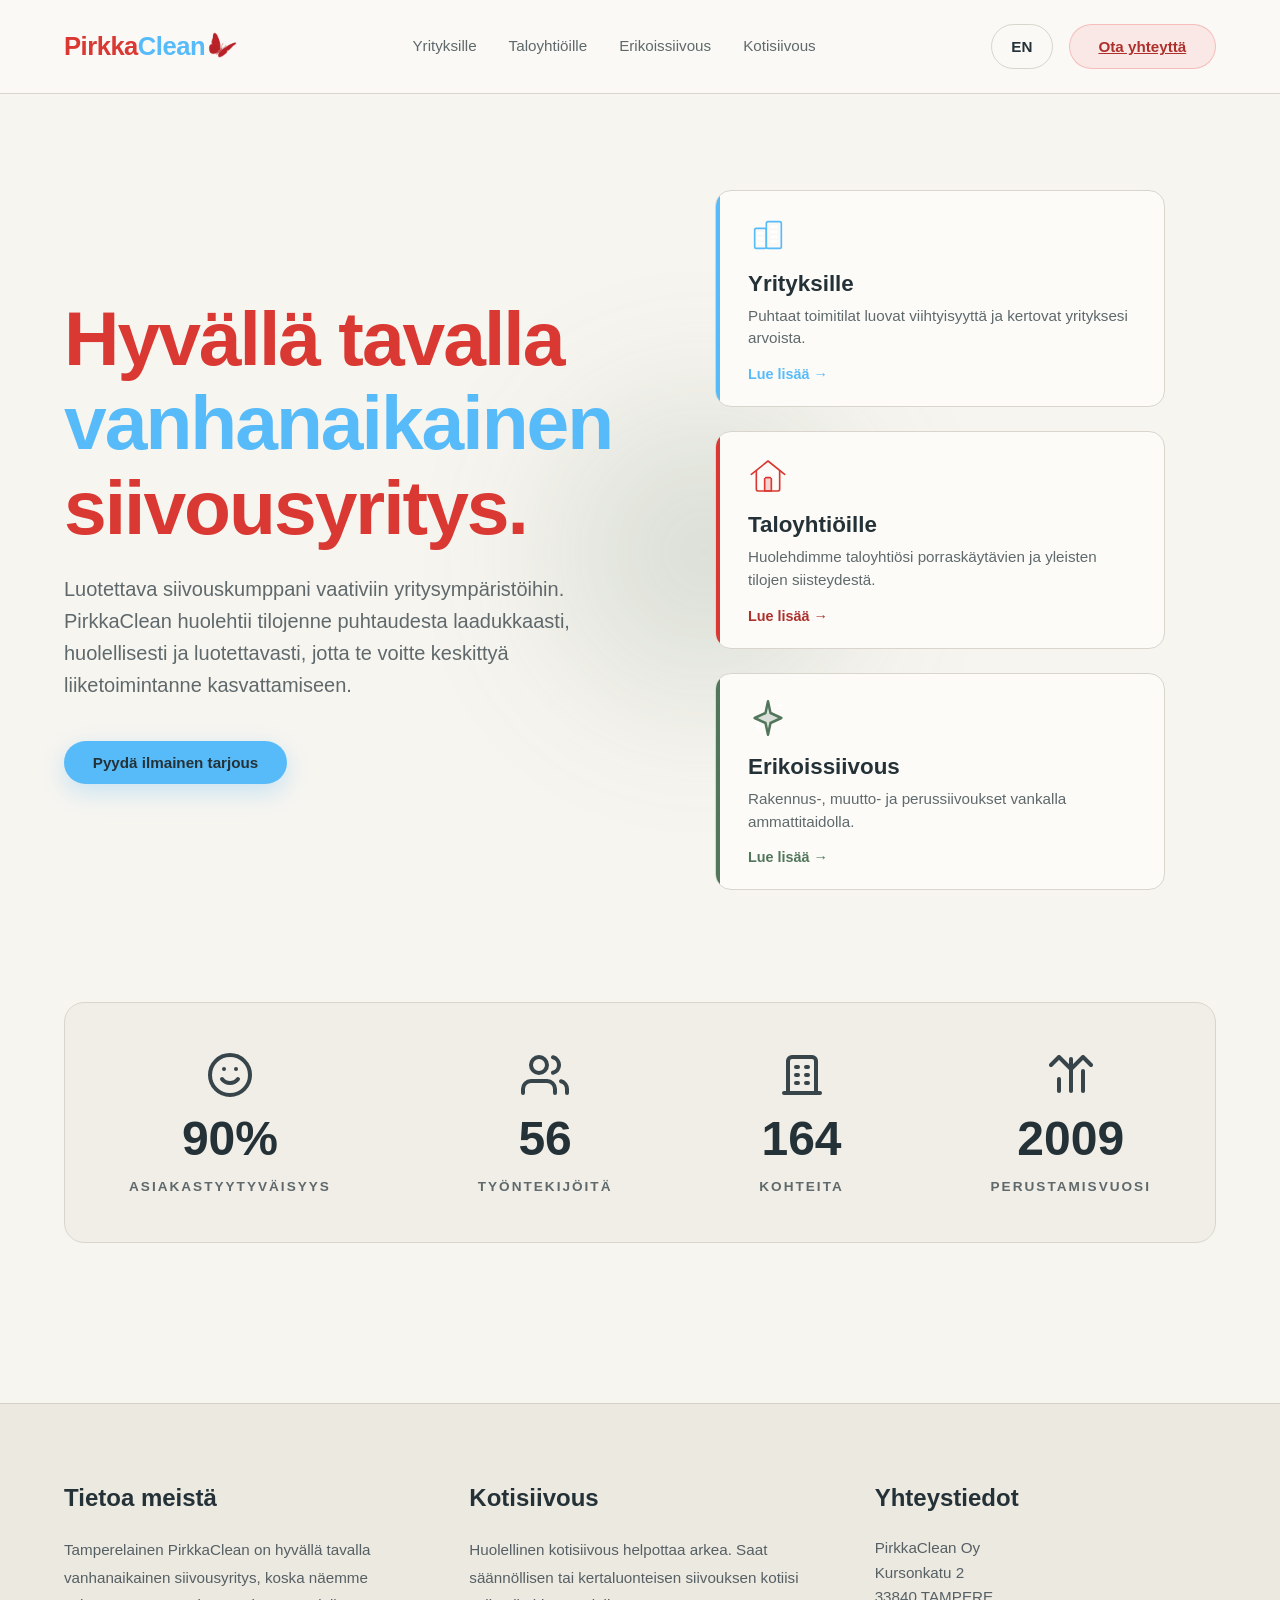
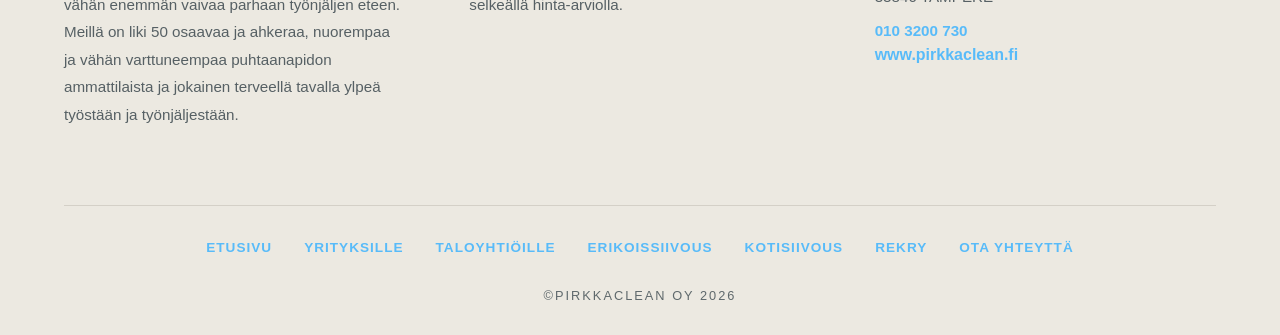
<file: index.html>
<!DOCTYPE html>
<html lang="en">
<head>
    <meta charset="UTF-8">
    <meta name="viewport" content="width=device-width, initial-scale=1.0">
    <title>PirkkaClean - Hyvällä tavalla vanhanaikainen siivousyritys</title>
    <meta name="description" content="Tamperelainen PirkkaClean on hyvällä tavalla vanhanaikainen siivousyritys. Näemme vähän enemmän vaivaa parhaan työnjäljen eteen.">
    <link rel="icon" href="favicon.svg" type="image/svg+xml">
    <link rel="stylesheet" href="styles.css">
</head>
<body>
    <div class="background-elements">
        <div class="blob blob-1"></div>
        <div class="blob blob-2"></div>
        <div class="blob blob-3"></div>
    </div>
    
    <nav class="glass-nav">
        <a href="index.html" class="logo">
            <span class="logo-text">
                <span class="pirkka-text">Pirkka</span><span class="clean-text">Clean</span>
            </span>
            <span class="logo-dot"></span>
        </a>
        <ul class="nav-links" id="primary-navigation">
            <li><a href="yrityksille.html" data-i18n="nav_business">Yrityksille</a></li>
            <li><a href="taloyhtioille.html" data-i18n="nav_housing">Taloyhtiöille</a></li>
            <li><a href="erikoissiivous.html" data-i18n="nav_special">Erikoissiivous</a></li>
            <li><a href="kotisiivous.html" data-i18n="nav_home_cleaning">Kotisiivous</a></li>
        </ul>
        <div class="nav-actions">
            <button class="menu-toggle" type="button" aria-expanded="false" aria-controls="primary-navigation" aria-label="Avaa valikko"><span></span><span></span><span></span></button>
            <button class="lang-toggle" id="lang-btn" type="button">EN</button>
            <a href="yhteystiedot.html" class="cta-btn" data-i18n="nav_contact">Ota yhteyttä</a>
        </div>
    </nav>

    <main class="hero" id="home">
        <div class="hero-content">
            <h1 class="animate-up" data-i18n="hero_title">Hyvällä tavalla <br><span class="gradient-text">vanhanaikainen</span> <br>siivousyritys.</h1>
            <p class="animate-up delay-1" data-i18n="hero_desc">Luotettava siivouskumppani vaativiin yritysympäristöihin. PirkkaClean huolehtii tilojenne puhtaudesta laadukkaasti, huolellisesti ja luotettavasti, jotta te voitte keskittyä liiketoimintanne kasvattamiseen.</p>
            <div class="button-group animate-up delay-2">
                <a href="yhteystiedot.html#yhteydenotto" class="primary-btn pulse-hover" data-i18n="btn_quote">Pyydä ilmainen tarjous</a>
            </div>
        </div>
        
        <div class="hero-visual animate-up delay-3">
            <div class="services-container">
                <div class="service-card card-blue">
                    <div class="card-icon" style="margin-bottom: 0.5rem; display: flex;">
                        <svg width="40" height="40" viewBox="0 0 48 48" fill="none" xmlns="http://www.w3.org/2000/svg">
                            <rect x="8" y="16" width="14" height="24" rx="2" fill="var(--glass-bg)" stroke="var(--pirkka-blue)" stroke-width="2"/>
                            <rect x="22" y="8" width="18" height="32" rx="2" fill="var(--glass-bg)" stroke="var(--pirkka-blue)" stroke-width="2"/>
                            <path d="M12 22H18 M12 28H18 M12 34H18" stroke="white" stroke-width="3" stroke-linecap="round"/>
                            <path d="M28 14H34 M28 20H34 M28 26H34 M28 32H34" stroke="white" stroke-width="3" stroke-linecap="round"/>
                        </svg>
                    </div>
                    <h3 data-i18n="card1_title">Yrityksille</h3>
                    <p data-i18n="card1_desc">Puhtaat toimitilat luovat viihtyisyyttä ja kertovat yrityksesi arvoista.</p>
                    <a href="yrityksille.html" class="card-link" data-i18n="card_link">Lue lisää →</a>
                </div>
                <div class="service-card card-red">
                    <div class="card-icon" style="margin-bottom: 0.5rem; display: flex;">
                        <svg width="40" height="40" viewBox="0 0 48 48" fill="none" xmlns="http://www.w3.org/2000/svg">
                            <path d="M4 22L24 6L44 22" stroke="var(--pirkka-red)" stroke-width="2" stroke-linecap="round" stroke-linejoin="round"/>
                            <path d="M10 17V40C10 41.1046 10.8954 42 12 42H36C37.1046 42 38 41.1046 38 40V17" stroke="var(--pirkka-red)" stroke-width="2" stroke-linejoin="round"/>
                            <rect x="20" y="26" width="8" height="16" fill="var(--pirkka-red)" fill-opacity="0.2" stroke="var(--pirkka-red)" stroke-width="2" stroke-linejoin="round"/>
                            <rect x="14" y="20" width="6" height="6" rx="1" fill="var(--glass-bg)" stroke="white" stroke-width="1.5"/>
                            <rect x="28" y="20" width="6" height="6" rx="1" fill="var(--glass-bg)" stroke="white" stroke-width="1.5"/>
                        </svg>
                    </div>
                    <h3 data-i18n="card2_title">Taloyhtiöille</h3>
                    <p data-i18n="card2_desc">Huolehdimme taloyhtiösi porraskäytävien ja yleisten tilojen siisteydestä.</p>
                    <a href="taloyhtioille.html" class="card-link" data-i18n="card_link">Lue lisää →</a>
                </div>
                <div class="service-card card-green">
                    <div class="card-icon" style="margin-bottom: 0.5rem; display: flex;">
                        <svg width="40" height="40" viewBox="0 0 48 48" fill="none" xmlns="http://www.w3.org/2000/svg">
                            <path d="M24 4L27 18L40 24L27 30L24 44L21 30L8 24L21 18L24 4Z" fill="var(--pirkka-green)" fill-opacity="0.2" stroke="var(--pirkka-green)" stroke-width="3" stroke-linejoin="round"/>
                            <path d="M38 14L39 10L43 9L39 8L38 4L37 8L33 9L37 10L38 14Z" fill="white"/>
                            <path d="M12 40L13.5 35L18.5 33.5L13.5 32L12 27L10.5 32L5.5 33.5L10.5 35L12 40Z" fill="white"/>
                        </svg>
                    </div>
                    <h3 data-i18n="card3_title">Erikoissiivous</h3>
                    <p data-i18n="card3_desc">Rakennus-, muutto- ja perussiivoukset vankalla ammattitaidolla.</p>
                    <a href="erikoissiivous.html" class="card-link" data-i18n="card_link">Lue lisää →</a>
                </div>
            </div>
        </div>
        
        <!-- NEW STATISTICS BANNER -->
        <div class="hero-stats animate-up delay-3">
            <div class="stat-item">
                <svg width="48" height="48" viewBox="0 0 24 24" fill="none" stroke="currentColor" stroke-width="2" stroke-linecap="round" stroke-linejoin="round">
                    <circle cx="12" cy="12" r="10"></circle>
                    <path d="M8 14s1.5 2 4 2 4-2 4-2"></path>
                    <line x1="9" y1="9" x2="9.01" y2="9"></line>
                    <line x1="15" y1="9" x2="15.01" y2="9"></line>
                </svg>
                <h2 data-count="96" data-suffix="%">96%</h2>
                <p data-i18n="stat_satisfaction">Asiakastyytyväisyys</p>
            </div>
            
            <div class="stat-item">
                <svg width="48" height="48" viewBox="0 0 24 24" fill="none" stroke="currentColor" stroke-width="2" stroke-linecap="round" stroke-linejoin="round">
                    <path d="M17 21v-2a4 4 0 0 0-4-4H5a4 4 0 0 0-4 4v2"></path>
                    <circle cx="9" cy="7" r="4"></circle>
                    <path d="M23 21v-2a4 4 0 0 0-3-3.87"></path>
                    <path d="M16 3.13a4 4 0 0 1 0 7.75"></path>
                </svg>
                <h2 data-count="60">60</h2>
                <p data-i18n="stat_employees">Työntekijöitä</p>
            </div>
            
            <div class="stat-item">
                <svg width="48" height="48" viewBox="0 0 24 24" fill="none" stroke="currentColor" stroke-width="2" stroke-linecap="round" stroke-linejoin="round">
                    <path d="M3 21h18"></path>
                    <path d="M9 8h1"></path>
                    <path d="M9 12h1"></path>
                    <path d="M9 16h1"></path>
                    <path d="M14 8h1"></path>
                    <path d="M14 12h1"></path>
                    <path d="M14 16h1"></path>
                    <path d="M5 21V5a2 2 0 0 1 2-2h10a2 2 0 0 1 2 2v16"></path>
                </svg>
                <h2 data-count="175">175</h2>
                <p data-i18n="stat_sites">Kohteita</p>
            </div>
            
            <div class="stat-item">
                <svg width="48" height="48" viewBox="0 0 24 24" fill="none" stroke="currentColor" stroke-width="2" stroke-linecap="round" stroke-linejoin="round">
                    <line x1="18" y1="20" x2="18" y2="10"></line>
                    <line x1="12" y1="20" x2="12" y2="4"></line>
                    <line x1="6" y1="20" x2="6" y2="14"></line>
                    <polyline points="2 7 6 3 12 9 18 3 22 7"></polyline>
                </svg>
                <h2>2009</h2>
                <p data-i18n="stat_founded">Perustamisvuosi</p>
            </div>
        </div>
    </main>



    <footer class="site-footer">
        <div class="footer-grid">
            <div class="footer-column">
                <a href="arvot.html" class="footer-heading-link"><h3 data-i18n="footer_about_title">Tietoa meistä</h3></a>
                <p data-i18n="footer_about_text">Tamperelainen PirkkaClean on hyvällä tavalla vanhanaikainen siivousyritys, koska näemme vähän enemmän vaivaa parhaan työnjäljen eteen. Meillä on liki 50 osaavaa ja ahkeraa, nuorempaa ja vähän varttuneempaa puhtaanapidon ammattilaista ja jokainen terveellä tavalla ylpeä työstään ja työnjäljestään.</p>
            </div>
            <div class="footer-column">
                <a href="kotisiivous.html" class="footer-heading-link"><h3 data-i18n="nav_home_cleaning">Kotisiivous</h3></a>
                <p data-i18n="footer_home_cleaning_text">Huolellinen kotisiivous helpottaa arkea. Saat säännöllisen tai kertaluonteisen siivouksen kotiisi selkeällä hinta-arviolla.</p>
            </div>
            <div class="footer-column">
                <h3 data-i18n="footer_contact_title">Yhteystiedot</h3>
                <a href="https://maps.google.com/?q=Kursonkatu+2,+33840+Tampere" target="_blank" class="footer-address-link">
                    <p>PirkkaClean Oy</p>
                    <p>Kursonkatu 2</p>
                    <p>33840 TAMPERE</p>
                </a>
                <p><a href="tel:0103200730" class="footer-link-highlight">010 3200 730</a></p>
                <a href="https://www.pirkkaclean.fi" target="_blank" class="footer-link-highlight">www.pirkkaclean.fi</a>
            </div>
        </div>
        
        <div class="footer-bottom">
            <ul class="footer-nav">
                <li><a href="index.html" data-i18n="nav_home">ETUSIVU</a></li>
                <li><a href="yrityksille.html" data-i18n="nav_business">YRITYKSILLE</a></li>
                <li><a href="taloyhtioille.html" data-i18n="nav_housing">TALOYHTIÖILLE</a></li>
                <li><a href="erikoissiivous.html" data-i18n="nav_special">ERIKOISSIIVOUS</a></li>
                <li><a href="kotisiivous.html" data-i18n="nav_home_cleaning">KOTISIIVOUS</a></li>
                <li><a href="rekry.html" data-i18n="nav_rekry">REKRY</a></li>
                <li><a href="yhteystiedot.html" data-i18n="nav_contact">YHTEYSTIEDOT</a></li>
            </ul>
            <p class="copyright">©PIRKKACLEAN OY 2026</p>
        </div>
    </footer>

    <script src="script.js" defer></script>
</body>
</html>
</file>
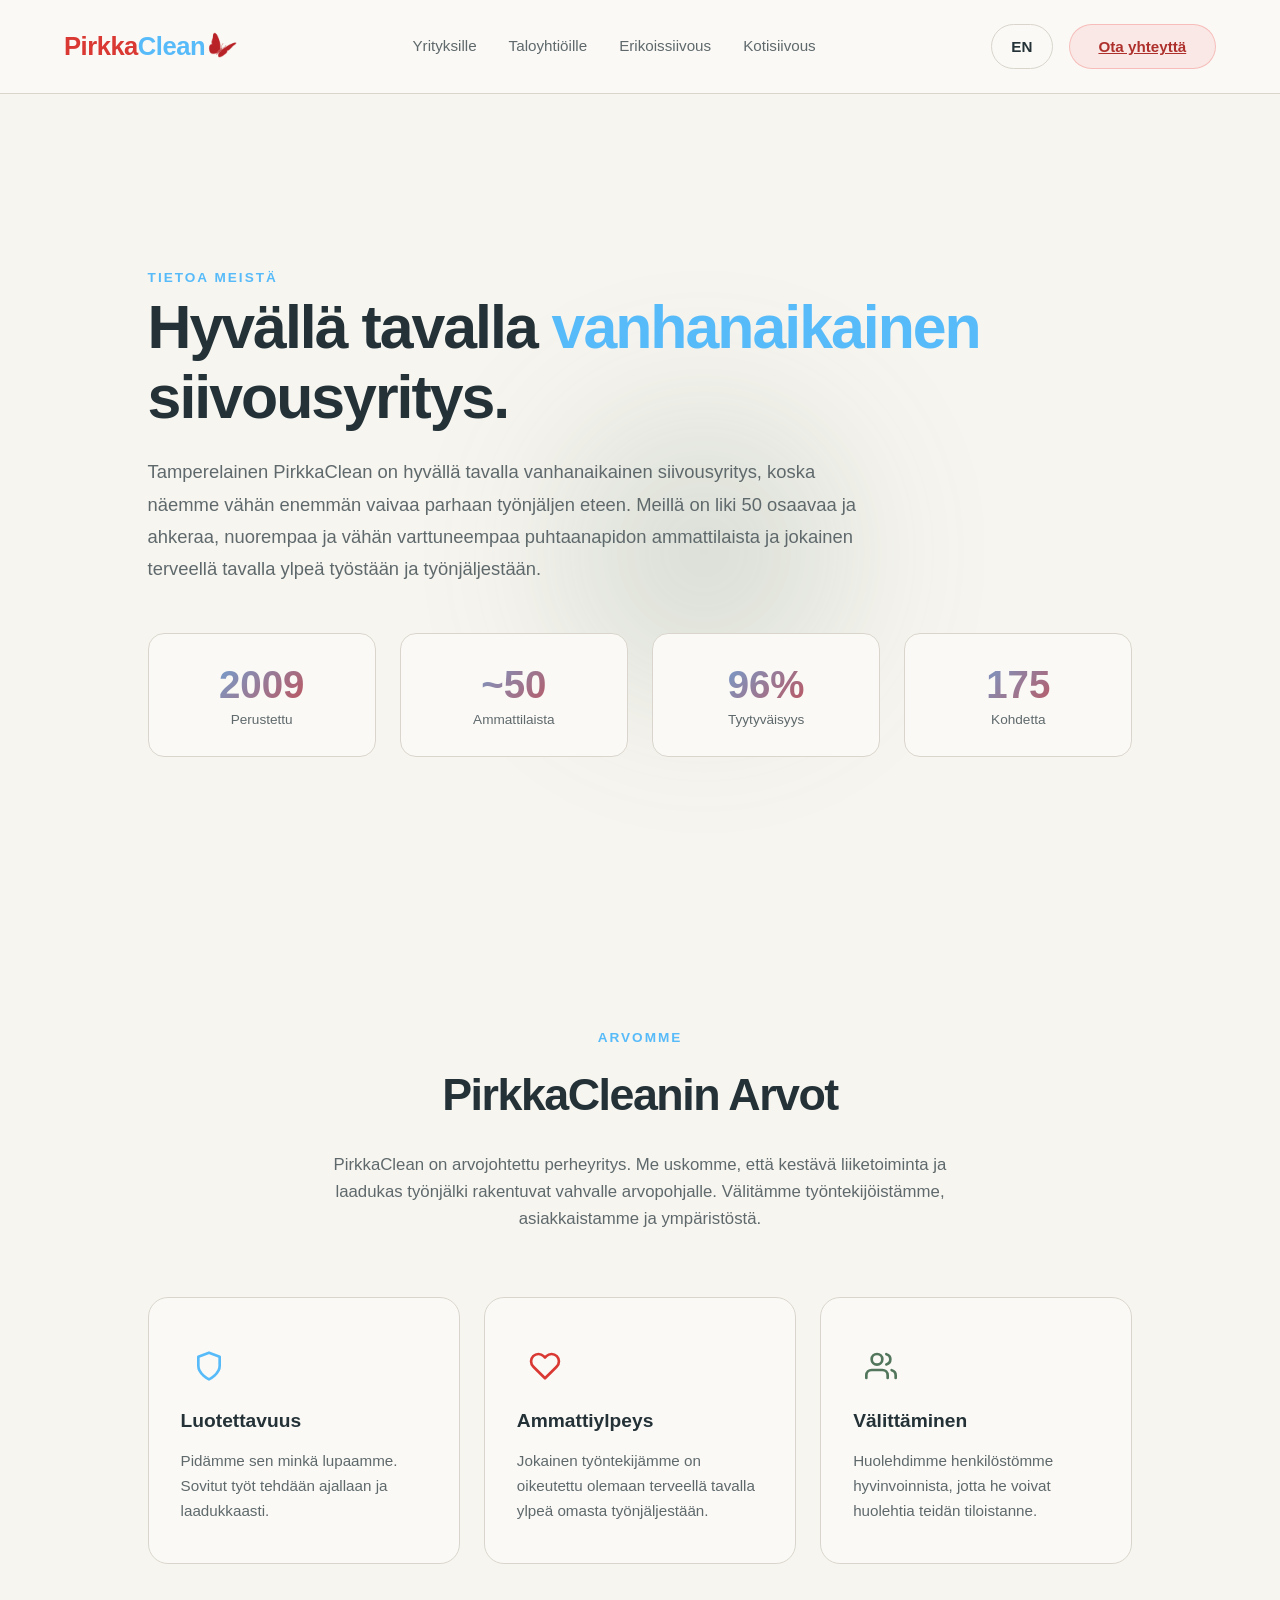
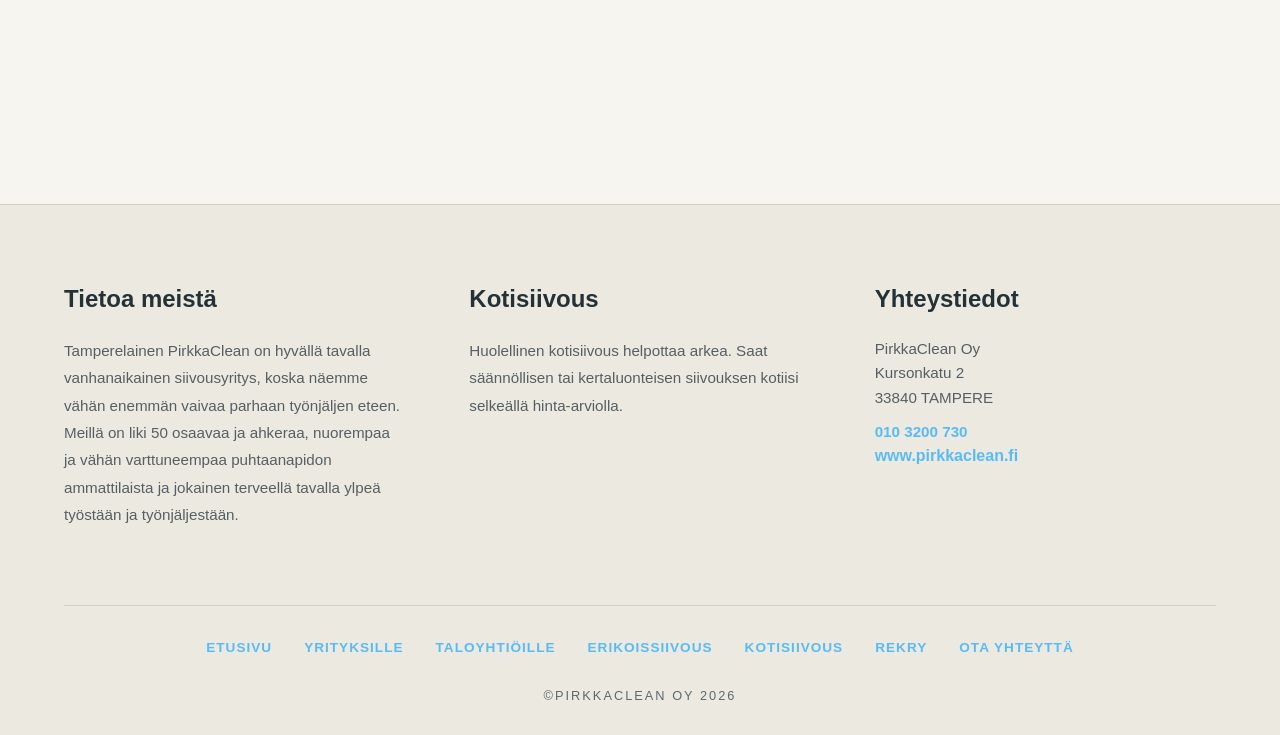
<file: arvot.html>
<!DOCTYPE html>
<html lang="en">
<head>
    <meta charset="UTF-8">
    <meta name="viewport" content="width=device-width, initial-scale=1.0">
    <title>PirkkaClean - Tietoa meistä & Arvot</title>
    <meta name="description" content="Tamperelainen PirkkaClean on hyvällä tavalla vanhanaikainen siivousyritys. Näemme vähän enemmän vaivaa parhaan työnjäljen eteen.">
    <link rel="icon" href="favicon.svg" type="image/svg+xml">
    <link rel="stylesheet" href="styles.css">
</head>
<body>
    <div class="background-elements">
        <div class="blob blob-1"></div>
        <div class="blob blob-2"></div>
        <div class="blob blob-3"></div>
    </div>

    <nav class="glass-nav">
        <a href="index.html" class="logo">
            <span class="logo-text">
                <span class="pirkka-text">Pirkka</span><span class="clean-text">Clean</span>
            </span>
            <span class="logo-dot"></span>
        </a>
        <ul class="nav-links" id="primary-navigation">
            <li><a href="yrityksille.html" data-i18n="nav_business">Yrityksille</a></li>
            <li><a href="taloyhtioille.html" data-i18n="nav_housing">Taloyhtiöille</a></li>
            <li><a href="erikoissiivous.html" data-i18n="nav_special">Erikoissiivous</a></li>
            <li><a href="kotisiivous.html" data-i18n="nav_home_cleaning">Kotisiivous</a></li>
        </ul>
        <div class="nav-actions">
            <button class="menu-toggle" type="button" aria-expanded="false" aria-controls="primary-navigation" aria-label="Avaa valikko"><span></span><span></span><span></span></button>
            <button class="lang-toggle" id="lang-btn" type="button">EN</button>
            <a href="yhteystiedot.html" class="cta-btn" data-i18n="nav_contact">Ota yhteyttä</a>
        </div>
    </nav>

    <div class="page-sections">

        <!-- About Us Section -->
        <section class="about-hero animate-up">
            <div class="about-hero-inner">
                <p class="about-label" data-i18n="about_label">Tietoa meistä</p>
                <h1 class="about-title" data-i18n="about_title">
                    Hyvällä tavalla <span class="gradient-text">vanhanaikainen</span> siivousyritys.
                </h1>
                <p class="about-desc" data-i18n="about_desc">
                    Tamperelainen PirkkaClean on hyvällä tavalla vanhanaikainen siivousyritys, koska näemme vähän enemmän vaivaa parhaan työnjäljen eteen. Meillä on liki 50 osaavaa ja ahkeraa, nuorempaa ja vähän varttuneempaa puhtaanapidon ammattilaista ja jokainen terveellä tavalla ylpeä työstään ja työnjäljestään.
                </p>
            </div>
            <div class="about-stats">
                <div class="about-stat">
                    <span class="about-stat-number">2009</span>
                    <span class="about-stat-label" data-i18n="about_stat_founded">Perustettu</span>
                </div>
                <div class="about-stat">
                    <span class="about-stat-number">~50</span>
                    <span class="about-stat-label" data-i18n="about_stat_staff">Ammattilaista</span>
                </div>
                <div class="about-stat">
                    <span class="about-stat-number">96%</span>
                    <span class="about-stat-label" data-i18n="about_stat_satisfaction">Tyytyväisyys</span>
                </div>
                <div class="about-stat">
                    <span class="about-stat-number">175</span>
                    <span class="about-stat-label" data-i18n="about_stat_sites">Kohdetta</span>
                </div>
            </div>
        </section>

        <!-- Divider -->
        <div class="section-divider"></div>

        <!-- Values Section -->
        <section id="arvot" class="values-section animate-up">
            <div class="values-inner">
                <p class="about-label text-center" data-i18n="values_label">Arvomme</p>
                <h2 class="section-title text-center" data-i18n="section_values_title">PirkkaCleanin Arvot</h2>
                <p class="section-desc text-center values-intro" data-i18n="section_values_desc">
                    PirkkaClean on arvojohdettu perheyritys. Me uskomme, että kestävä liiketoiminta ja laadukas työnjälki rakentuvat vahvalle arvopohjalle. Välitämme työntekijöistämme, asiakkaistamme ja ympäristöstä.
                </p>
                <div class="value-cards-improved">
                    <div class="value-card-improved">
                        <div class="value-icon">
                            <svg width="32" height="32" viewBox="0 0 24 24" fill="none" stroke="var(--pirkka-blue)" stroke-width="2" stroke-linecap="round" stroke-linejoin="round">
                                <path d="M12 22s8-4 8-10V5l-8-3-8 3v7c0 6 8 10 8 10z"></path>
                            </svg>
                        </div>
                        <h4 data-i18n="value1_title">Luotettavuus</h4>
                        <p data-i18n="value1_desc">Pidämme sen minkä lupaamme. Sovitut työt tehdään ajallaan ja laadukkaasti.</p>
                    </div>
                    <div class="value-card-improved">
                        <div class="value-icon">
                            <svg width="32" height="32" viewBox="0 0 24 24" fill="none" stroke="var(--pirkka-red)" stroke-width="2" stroke-linecap="round" stroke-linejoin="round">
                                <path d="M20.84 4.61a5.5 5.5 0 0 0-7.78 0L12 5.67l-1.06-1.06a5.5 5.5 0 0 0-7.78 7.78l1.06 1.06L12 21.23l7.78-7.78 1.06-1.06a5.5 5.5 0 0 0 0-7.78z"></path>
                            </svg>
                        </div>
                        <h4 data-i18n="value2_title">Ammattiylpeys</h4>
                        <p data-i18n="value2_desc">Jokainen työntekijämme on oikeutettu olemaan terveellä tavalla ylpeä omasta työnjäljestään.</p>
                    </div>
                    <div class="value-card-improved">
                        <div class="value-icon">
                            <svg width="32" height="32" viewBox="0 0 24 24" fill="none" stroke="var(--pirkka-green)" stroke-width="2" stroke-linecap="round" stroke-linejoin="round">
                                <path d="M17 21v-2a4 4 0 0 0-4-4H5a4 4 0 0 0-4 4v2"></path>
                                <circle cx="9" cy="7" r="4"></circle>
                                <path d="M23 21v-2a4 4 0 0 0-3-3.87"></path>
                                <path d="M16 3.13a4 4 0 0 1 0 7.75"></path>
                            </svg>
                        </div>
                        <h4 data-i18n="value3_title">Välittäminen</h4>
                        <p data-i18n="value3_desc">Huolehdimme henkilöstömme hyvinvoinnista, jotta he voivat huolehtia teidän tiloistanne.</p>
                    </div>
                </div>
            </div>
        </section>

    </div>

    <footer class="site-footer">
        <div class="footer-grid">
            <div class="footer-column">
                <a href="arvot.html" class="footer-heading-link"><h3 data-i18n="footer_about_title">Tietoa meistä</h3></a>
                <p data-i18n="footer_about_text">Tamperelainen PirkkaClean on hyvällä tavalla vanhanaikainen siivousyritys, koska näemme vähän enemmän vaivaa parhaan työnjäljen eteen. Meillä on liki 50 osaavaa ja ahkeraa, nuorempaa ja vähän varttuneempaa puhtaanapidon ammattilaista ja jokainen terveellä tavalla ylpeä työstään ja työnjäljestään.</p>
            </div>
            <div class="footer-column">
                <a href="kotisiivous.html" class="footer-heading-link"><h3 data-i18n="nav_home_cleaning">Kotisiivous</h3></a>
                <p data-i18n="footer_home_cleaning_text">Huolellinen kotisiivous helpottaa arkea. Saat säännöllisen tai kertaluonteisen siivouksen kotiisi selkeällä hinta-arviolla.</p>
            </div>
            <div class="footer-column">
                <h3 data-i18n="footer_contact_title">Yhteystiedot</h3>
                <a href="https://maps.google.com/?q=Kursonkatu+2,+33840+Tampere" target="_blank" class="footer-address-link">
                    <p>PirkkaClean Oy</p>
                    <p>Kursonkatu 2</p>
                    <p>33840 TAMPERE</p>
                </a>
                <p><a href="tel:0103200730" class="footer-link-highlight">010 3200 730</a></p>
                <a href="https://www.pirkkaclean.fi" target="_blank" class="footer-link-highlight">www.pirkkaclean.fi</a>
            </div>
        </div>

        <div class="footer-bottom">
            <ul class="footer-nav">
                <li><a href="index.html" data-i18n="nav_home">ETUSIVU</a></li>
                <li><a href="yrityksille.html" data-i18n="nav_business">YRITYKSILLE</a></li>
                <li><a href="taloyhtioille.html" data-i18n="nav_housing">TALOYHTIÖILLE</a></li>
                <li><a href="erikoissiivous.html" data-i18n="nav_special">ERIKOISSIIVOUS</a></li>
                <li><a href="kotisiivous.html" data-i18n="nav_home_cleaning">KOTISIIVOUS</a></li>
                <li><a href="rekry.html" data-i18n="nav_rekry">REKRY</a></li>
                <li><a href="yhteystiedot.html" data-i18n="nav_contact">YHTEYSTIEDOT</a></li>
            </ul>
            <p class="copyright">©PIRKKACLEAN OY 2026</p>
        </div>
    </footer>

    <script src="script.js" defer></script>
</body>
</html>
</file>
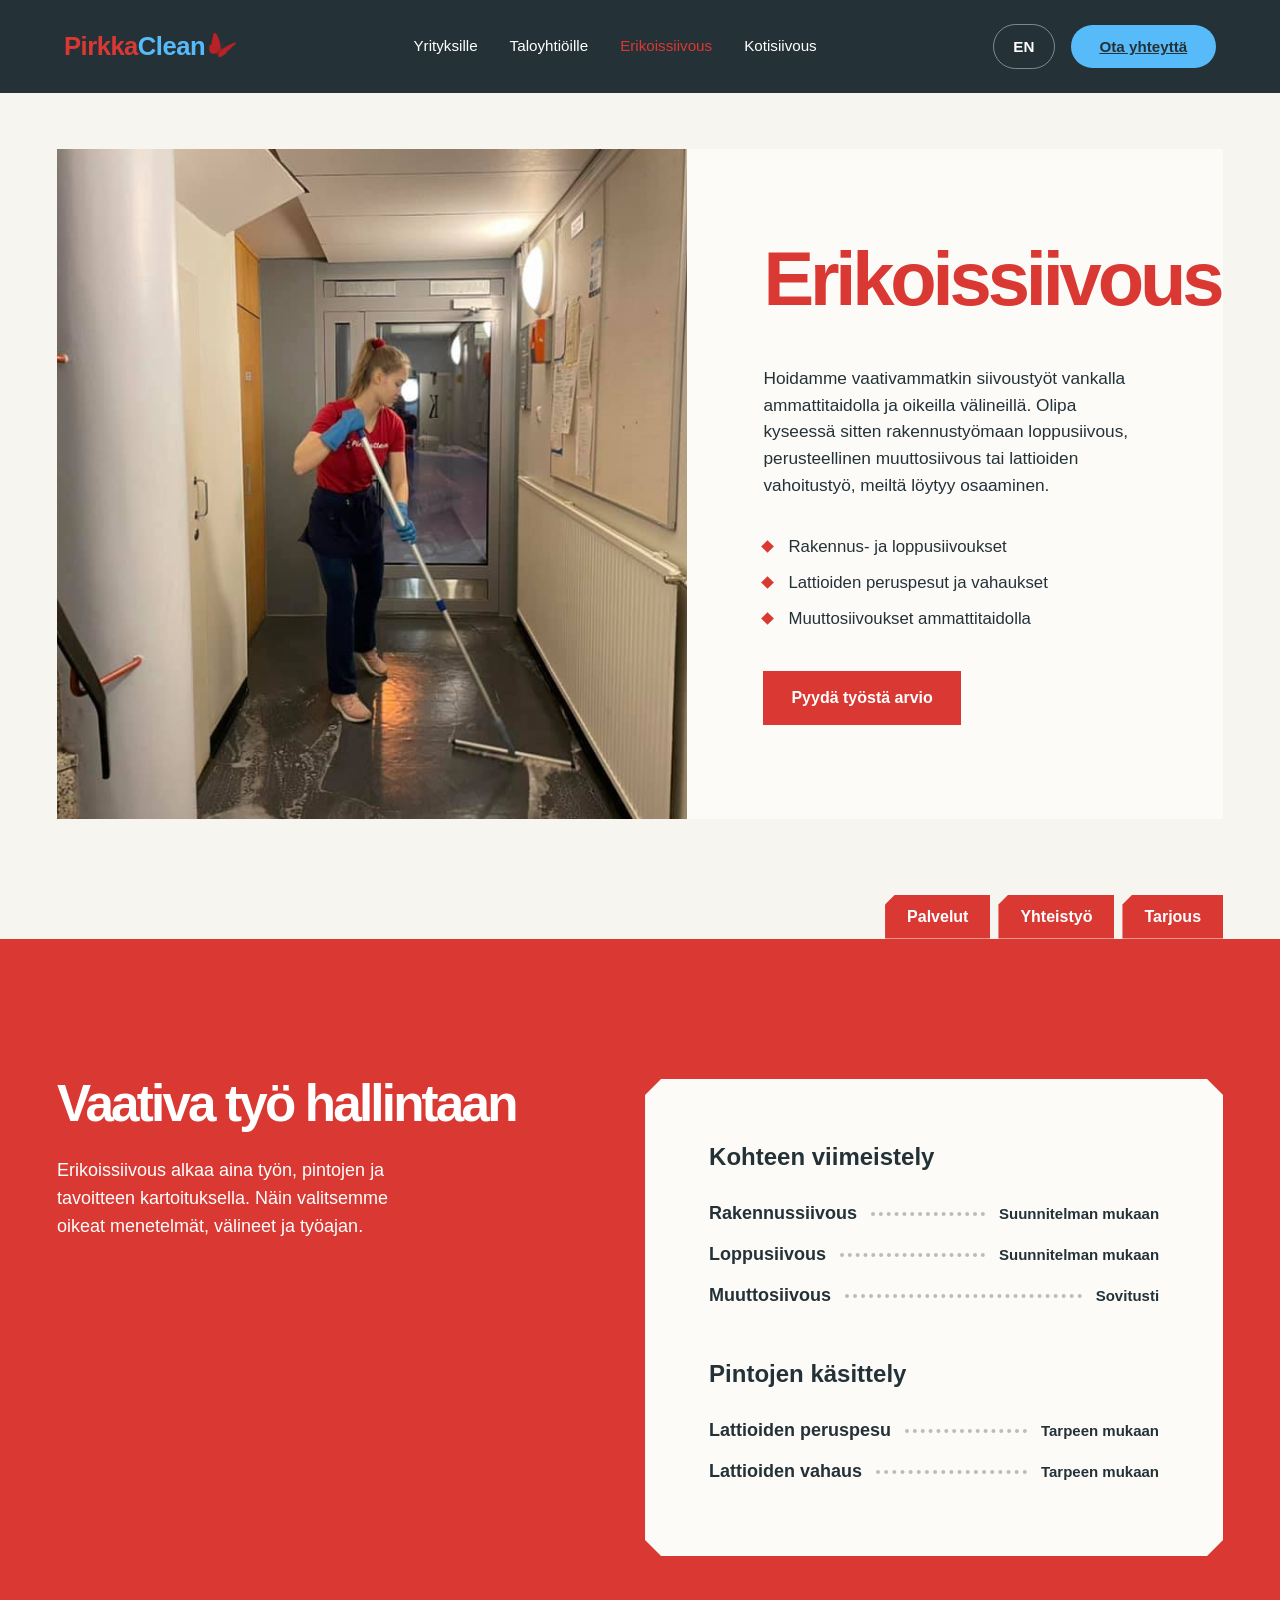
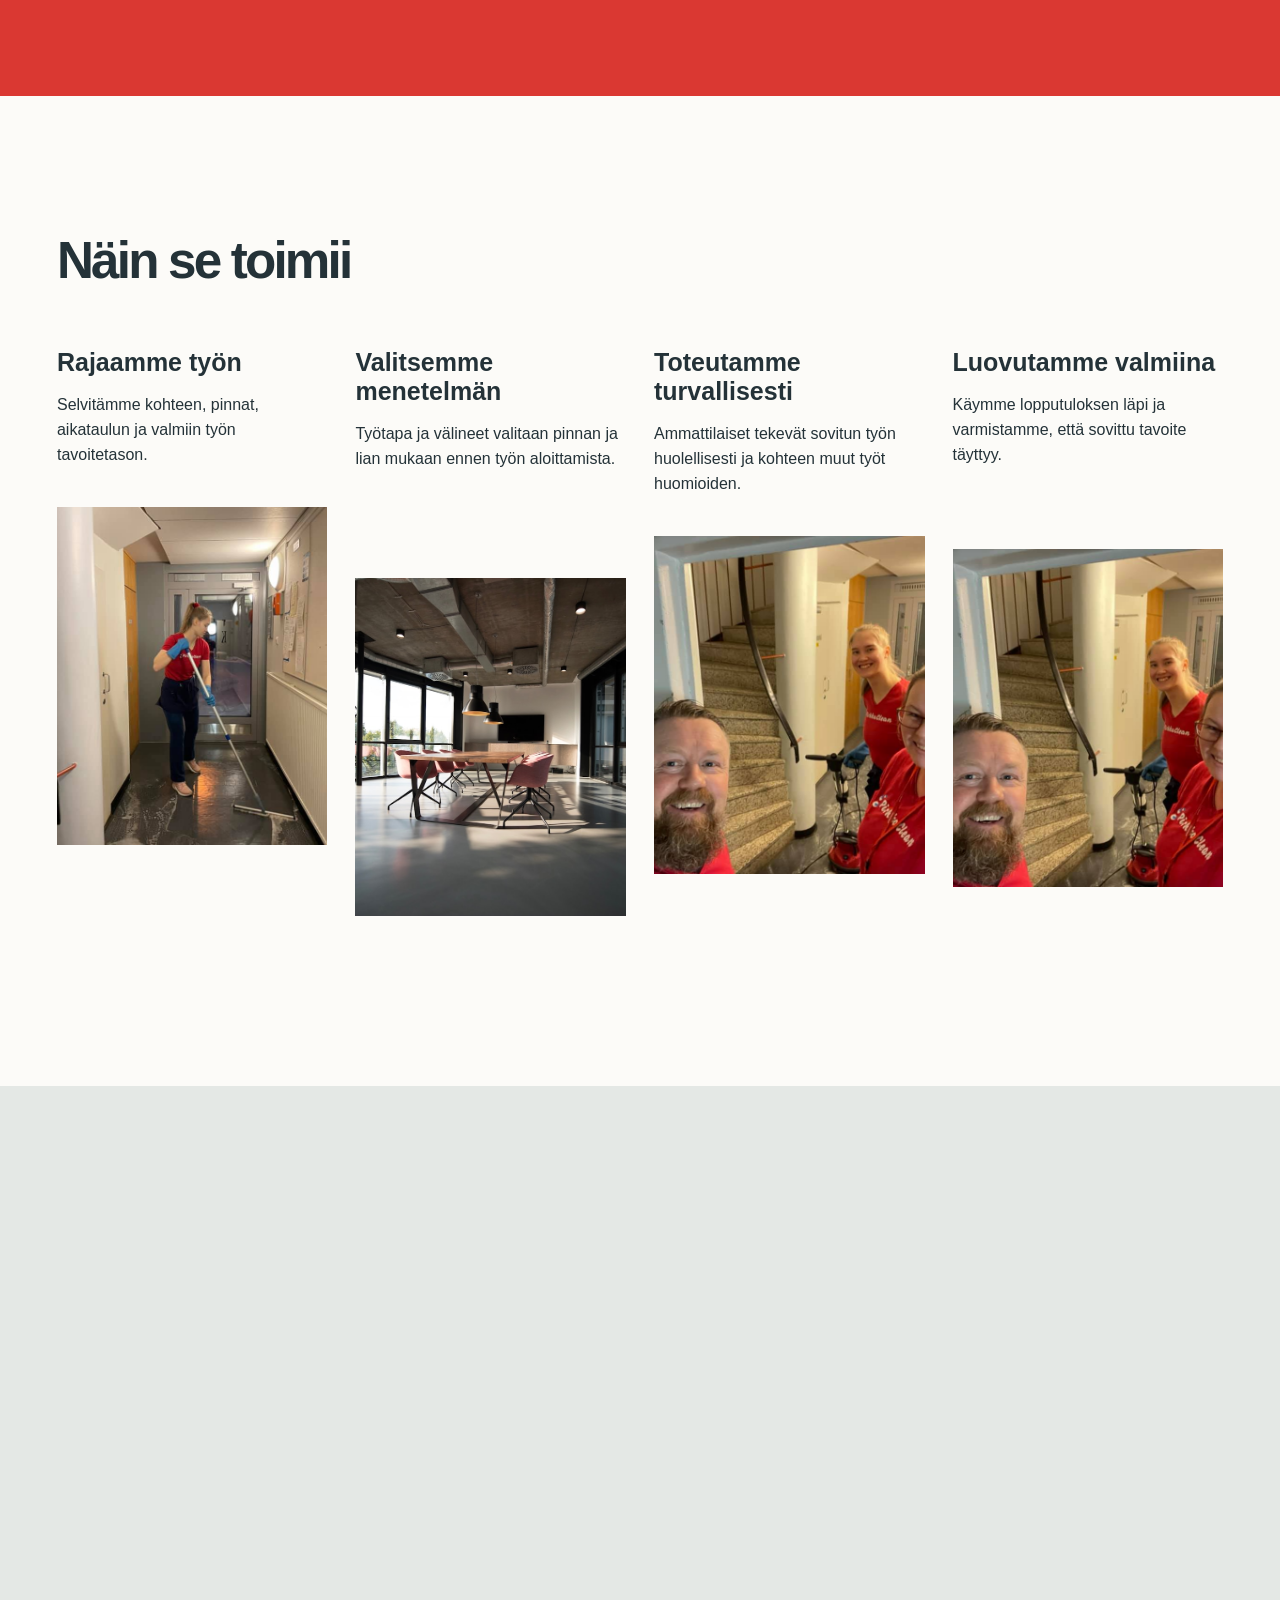
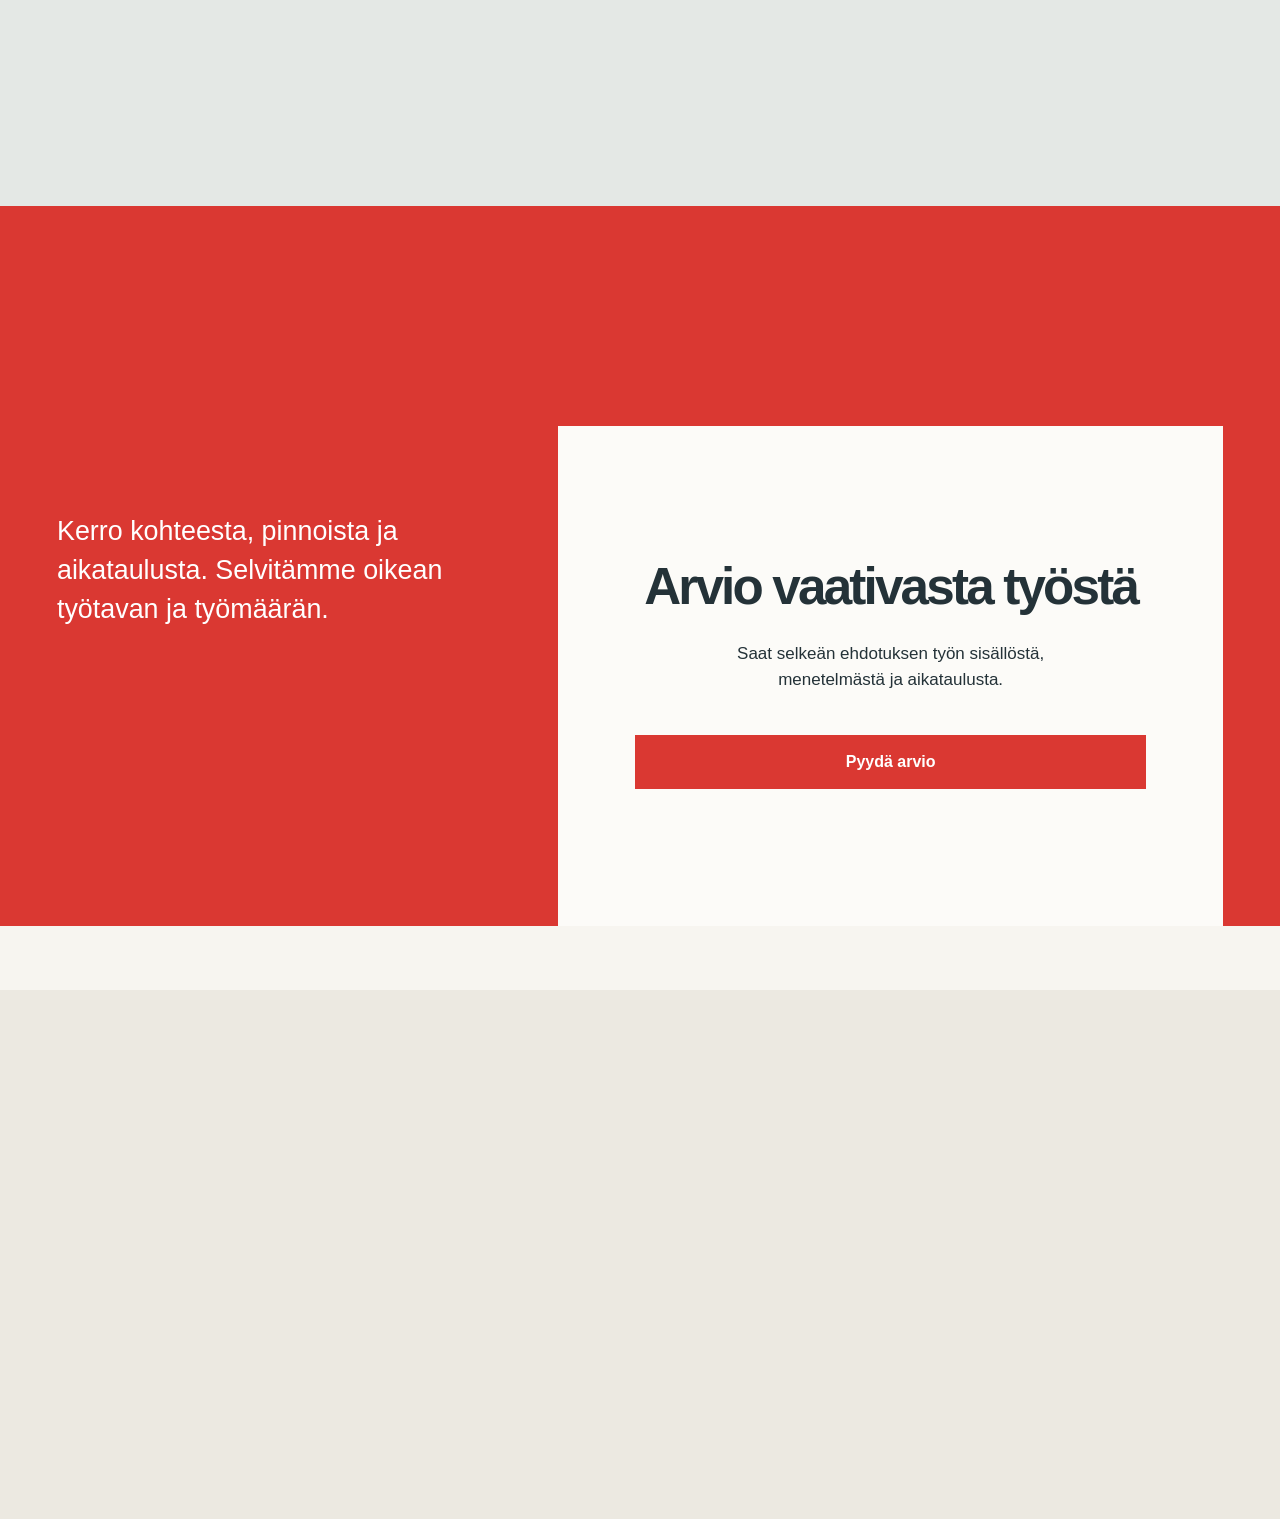
<file: erikoissiivous.html>
<!DOCTYPE html>
<html lang="fi">
<head>
    <meta charset="UTF-8">
    <meta name="viewport" content="width=device-width, initial-scale=1.0">
    <title>PirkkaClean - Erikoissiivous</title>
    <meta name="description" content="Tamperelainen PirkkaClean on hyvällä tavalla vanhanaikainen siivousyritys. Näemme vähän enemmän vaivaa parhaan työnjäljen eteen.">
    <link rel="icon" href="favicon.svg" type="image/svg+xml">
    <link rel="stylesheet" href="styles.css">
    <link rel="stylesheet" href="service-landing.css">
</head>
<body class="service-page service-special">
    <div class="background-elements">
        <div class="blob blob-1"></div>
        <div class="blob blob-2"></div>
        <div class="blob blob-3"></div>
    </div>
    
    <nav class="glass-nav">
        <a href="index.html" class="logo">
            <span class="logo-text">
                <span class="pirkka-text">Pirkka</span><span class="clean-text">Clean</span>
            </span>
            <span class="logo-dot"></span>
        </a>
        <ul class="nav-links" id="primary-navigation">
            <li><a href="yrityksille.html" data-i18n="nav_business">Yrityksille</a></li>
            <li><a href="taloyhtioille.html" data-i18n="nav_housing">Taloyhtiöille</a></li>
            <li><a href="erikoissiivous.html" aria-current="page" data-i18n="nav_special">Erikoissiivous</a></li>
            <li><a href="kotisiivous.html" data-i18n="nav_home_cleaning">Kotisiivous</a></li>
        </ul>
        <div class="nav-actions">
            <button class="menu-toggle" type="button" aria-expanded="false" aria-controls="primary-navigation" aria-label="Avaa valikko"><span></span><span></span><span></span></button>
            <button class="lang-toggle" id="lang-btn" type="button">EN</button>
            <a href="yhteystiedot.html" class="cta-btn" data-i18n="nav_contact">Ota yhteyttä</a>
        </div>
    </nav>

    
    <main class="service-landing">
        <section class="service-hero animate-up" id="erikoissiivous">
            <div class="service-hero-sheet">
                <div class="service-hero-media"><img src="images/Deep_Cleaning.jpg" width="960" height="720" loading="eager" fetchpriority="high" decoding="async" alt="PirkkaCleanin ammattilainen tekemässä perusteellista siivousta"></div>
                <div class="service-hero-copy">
                    <h1 class="section-title" data-i18n="section_special_title">Erikoissiivous</h1>
                    <p class="section-desc" data-i18n="section_special_desc">Hoidamme vaativammatkin siivoustyöt vankalla ammattitaidolla ja oikeilla välineillä. Olipa kyseessä sitten rakennustyömaan loppusiivous, perusteellinen muuttosiivous tai lattioiden vahoitustyö, meiltä löytyy osaaminen.</p>
                    <ul class="feature-list">
                        <li data-i18n="section_special_list1">Rakennus- ja loppusiivoukset</li>
                        <li data-i18n="section_special_list2">Lattioiden peruspesut ja vahaukset</li>
                        <li data-i18n="section_special_list3">Muuttosiivoukset ammattitaidolla</li>
                    </ul>
                    <a class="service-primary-action" href="yhteystiedot.html#yhteydenotto" data-i18n="special_hero_cta">Pyydä työstä arvio</a>
                </div>
            </div>
        </section>

        <nav class="service-folder-tabs" aria-label="Sivun osiot">
            <a href="#palvelut" data-i18n="landing_tab_services">Palvelut</a>
            <a href="#yhteistyo" data-i18n="landing_tab_process">Yhteistyö</a>
            <a href="#tarjous" data-i18n="landing_tab_contact">Tarjous</a>
        </nav>

        <section class="service-scope" id="palvelut">
            <div class="service-scope-layout">
                <div>
                    <h2 data-i18n="special_scope_title">Vaativa työ hallintaan</h2>
                    <p class="service-scope-intro" data-i18n="special_scope_intro">Erikoissiivous alkaa aina työn, pintojen ja tavoitteen kartoituksella. Näin valitsemme oikeat menetelmät, välineet ja työajan.</p>
                </div>
                <div class="service-scope-sheet">
                    <div class="service-menu-group">
                        <h3 data-i18n="special_scope_group1">Kohteen viimeistely</h3>
                        <ul class="service-menu-list">
                            <li><span data-i18n="special_scope_item1">Rakennussiivous</span><small data-i18n="landing_scope_plan">Suunnitelman mukaan</small></li>
                            <li><span data-i18n="special_scope_item2">Loppusiivous</span><small data-i18n="landing_scope_plan">Suunnitelman mukaan</small></li>
                            <li><span data-i18n="special_scope_item3">Muuttosiivous</span><small data-i18n="landing_scope_agreed">Sovitusti</small></li>
                        </ul>
                    </div>
                    <div class="service-menu-group">
                        <h3 data-i18n="special_scope_group2">Pintojen käsittely</h3>
                        <ul class="service-menu-list">
                            <li><span data-i18n="special_scope_item4">Lattioiden peruspesu</span><small data-i18n="landing_scope_need">Tarpeen mukaan</small></li>
                            <li><span data-i18n="special_scope_item5">Lattioiden vahaus</span><small data-i18n="landing_scope_need">Tarpeen mukaan</small></li>
                        </ul>
                    </div>
                </div>
            </div>
        </section>

        <section class="service-process" id="yhteistyo">
            <div class="service-process-head">
                <h2 data-i18n="landing_process_title">Näin yhteistyö toimii</h2>
                <div class="service-process-controls" aria-label="Selaa vaiheita">
                    <button type="button" data-service-scroll="prev" aria-label="Edellinen vaihe">←</button>
                    <button type="button" data-service-scroll="next" aria-label="Seuraava vaihe">→</button>
                </div>
            </div>
            <div class="service-process-track">
                <article class="service-moment">
                    <h3 data-i18n="special_process1_title">Rajaamme työn</h3>
                    <p data-i18n="special_process1_text">Selvitämme kohteen, pinnat, aikataulun ja valmiin työn tavoitetason.</p>
                    <img src="images/Deep_Cleaning.jpg" alt="Erikoissiivouksen kartoitus" loading="lazy">
                </article>
                <article class="service-moment">
                    <h3 data-i18n="special_process2_title">Valitsemme menetelmän</h3>
                    <p data-i18n="special_process2_text">Työtapa ja välineet valitaan pinnan ja lian mukaan ennen työn aloittamista.</p>
                    <img src="images/business-cleaning.jpg" alt="Siivousmenetelmän valinta" loading="lazy">
                </article>
                <article class="service-moment">
                    <h3 data-i18n="special_process3_title">Toteutamme turvallisesti</h3>
                    <p data-i18n="special_process3_text">Ammattilaiset tekevät sovitun työn huolellisesti ja kohteen muut työt huomioiden.</p>
                    <img src="images/stair-cleaning.jpg" alt="PirkkaCleanin siivooja työssään" loading="lazy">
                </article>
                <article class="service-moment">
                    <h3 data-i18n="special_process4_title">Luovutamme valmiina</h3>
                    <p data-i18n="special_process4_text">Käymme lopputuloksen läpi ja varmistamme, että sovittu tavoite täyttyy.</p>
                    <img src="images/PK Photo.jpg" alt="PirkkaCleanin henkilöstöä" loading="lazy">
                </article>
            </div>
        </section>

        <section class="service-proof">
            <div class="service-proof-image"><img src="images/Deep_Cleaning.jpg" alt="Perusteellinen puhdistustyö" loading="lazy"></div>
            <div class="service-proof-copy">
                <h2 data-i18n="special_proof_title">Oikea tapa jokaiselle pinnalle</h2>
                <p data-i18n="special_proof_text">Vaativa siivous ei ole yksi valmis paketti. Työ mitoitetaan kohteen, materiaalien ja tavoitellun lopputuloksen mukaan.</p>
                <div class="service-facts">
                    <div class="service-fact"><strong data-i18n="special_fact1_value">Kartoitus</strong><span data-i18n="special_fact1_text">ennen työn aloittamista</span></div>
                    <div class="service-fact"><strong data-i18n="special_fact2_value">Sovittu</strong><span data-i18n="special_fact2_text">menetelmä ja lopputulos</span></div>
                </div>
            </div>
        </section>

        <section class="service-contact" id="tarjous">
            <p class="service-contact-note" data-i18n="special_contact_note">Kerro kohteesta, pinnoista ja aikataulusta. Selvitämme oikean työtavan ja työmäärän.</p>
            <div class="service-reply-card">
                <h2 data-i18n="special_contact_title">Arvio vaativasta työstä</h2>
                <p data-i18n="special_contact_text">Saat selkeän ehdotuksen työn sisällöstä, menetelmästä ja aikataulusta.</p>
                <a class="service-primary-action" href="yhteystiedot.html#yhteydenotto" data-i18n="special_contact_cta">Pyydä arvio</a>
            </div>
        </section>
    </main>



    <footer class="site-footer">
        <div class="footer-grid">
            <div class="footer-column">
                <a href="arvot.html" class="footer-heading-link"><h3 data-i18n="footer_about_title">Tietoa meistä</h3></a>
                <p data-i18n="footer_about_text">Tamperelainen PirkkaClean on hyvällä tavalla vanhanaikainen siivousyritys, koska näemme vähän enemmän vaivaa parhaan työnjäljen eteen. Meillä on liki 50 osaavaa ja ahkeraa, nuorempaa ja vähän varttuneempaa puhtaanapidon ammattilaista ja jokainen terveellä tavalla ylpeä työstään ja työnjäljestään.</p>
            </div>
            <div class="footer-column">
                <a href="kotisiivous.html" class="footer-heading-link"><h3 data-i18n="nav_home_cleaning">Kotisiivous</h3></a>
                <p data-i18n="footer_home_cleaning_text">Huolellinen kotisiivous helpottaa arkea. Saat säännöllisen tai kertaluonteisen siivouksen kotiisi selkeällä hinta-arviolla.</p>
            </div>
            <div class="footer-column">
                <h3 data-i18n="footer_contact_title">Yhteystiedot</h3>
                <a href="https://maps.google.com/?q=Kursonkatu+2,+33840+Tampere" target="_blank" class="footer-address-link">
                    <p>PirkkaClean Oy</p>
                    <p>Kursonkatu 2</p>
                    <p>33840 TAMPERE</p>
                </a>
                <p><a href="tel:0103200730" class="footer-link-highlight">010 3200 730</a></p>
                <a href="https://www.pirkkaclean.fi" target="_blank" class="footer-link-highlight">www.pirkkaclean.fi</a>
            </div>
        </div>
        
        <div class="footer-bottom">
            <ul class="footer-nav">
                <li><a href="index.html" data-i18n="nav_home">ETUSIVU</a></li>
                <li><a href="yrityksille.html" data-i18n="nav_business">YRITYKSILLE</a></li>
                <li><a href="taloyhtioille.html" data-i18n="nav_housing">TALOYHTIÖILLE</a></li>
                <li><a href="erikoissiivous.html" data-i18n="nav_special">ERIKOISSIIVOUS</a></li>
                <li><a href="kotisiivous.html" data-i18n="nav_home_cleaning">KOTISIIVOUS</a></li>
                <li><a href="rekry.html" data-i18n="nav_rekry">REKRY</a></li>
                <li><a href="yhteystiedot.html" data-i18n="nav_contact">YHTEYSTIEDOT</a></li>
            </ul>
            <p class="copyright">© PirkkaClean Oy 2026</p>
        </div>
    </footer>

    <script src="script.js" defer></script>
</body>
</html>
</file>
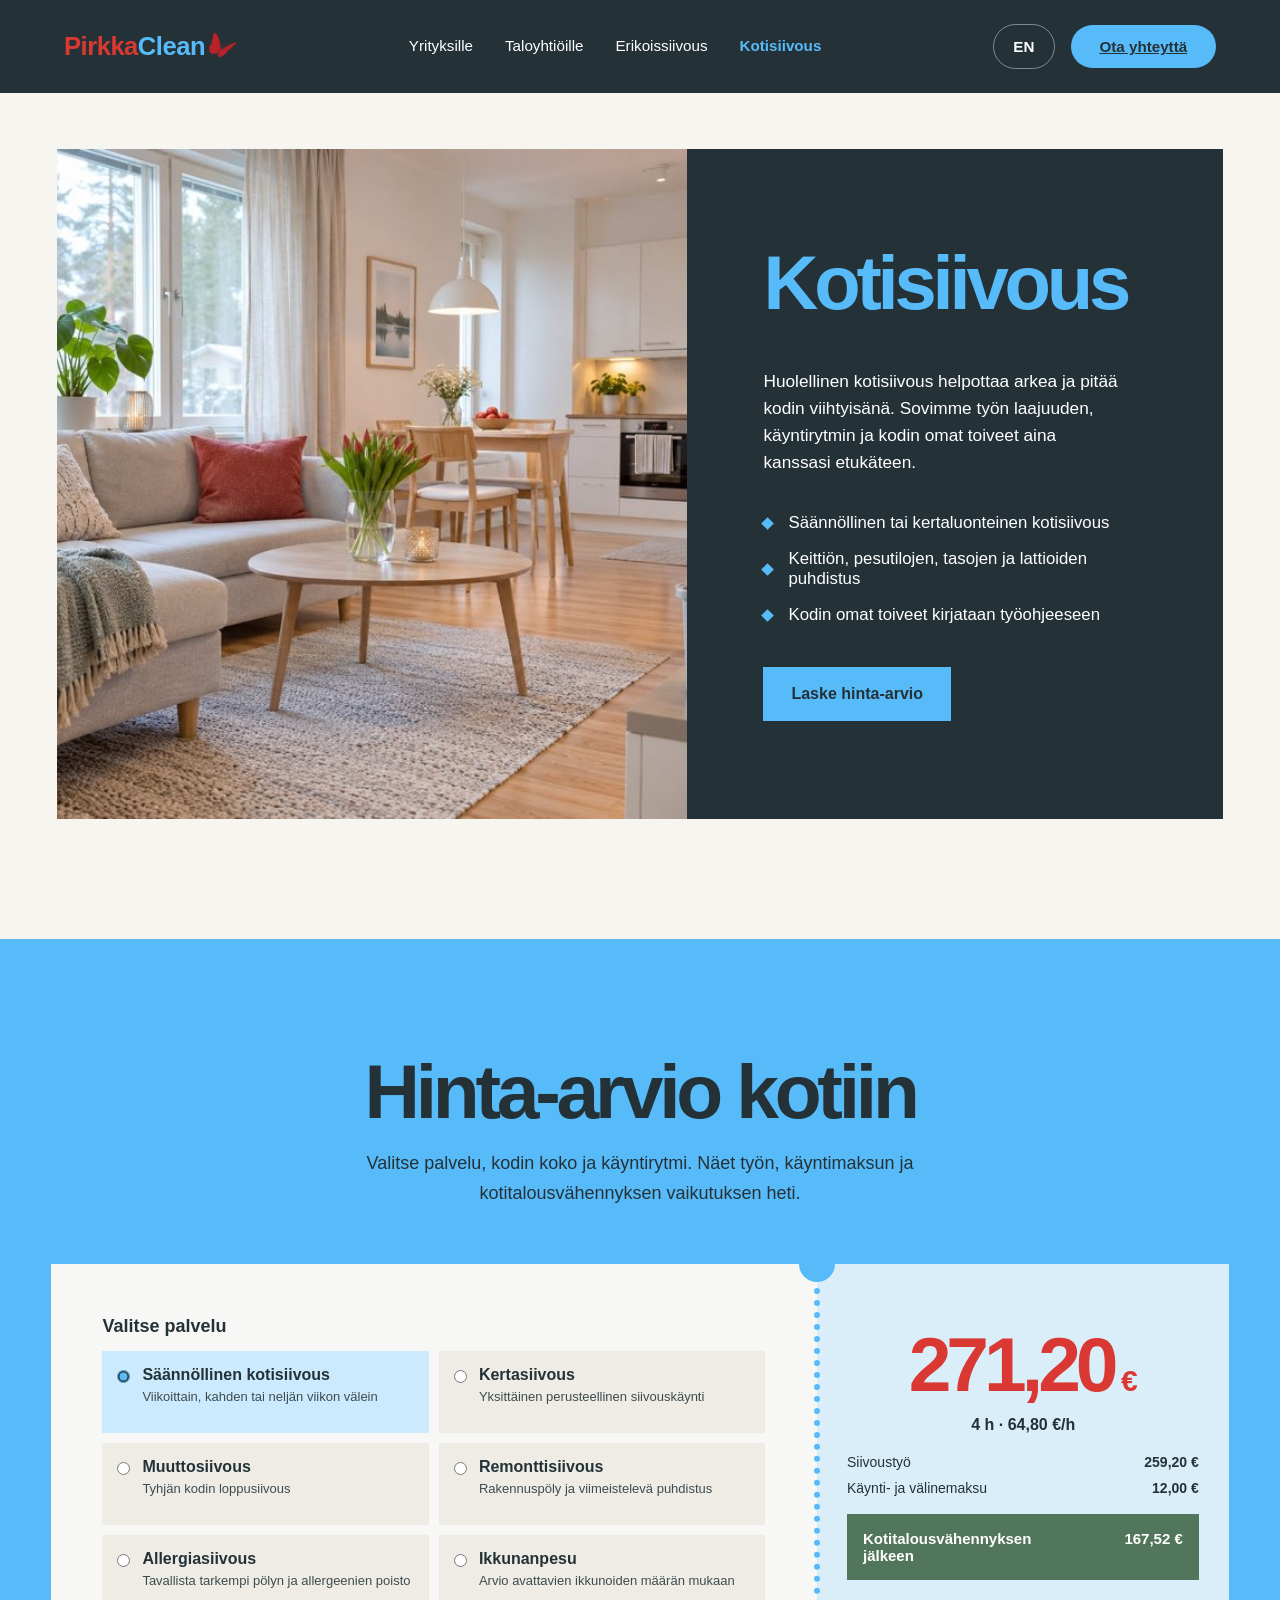
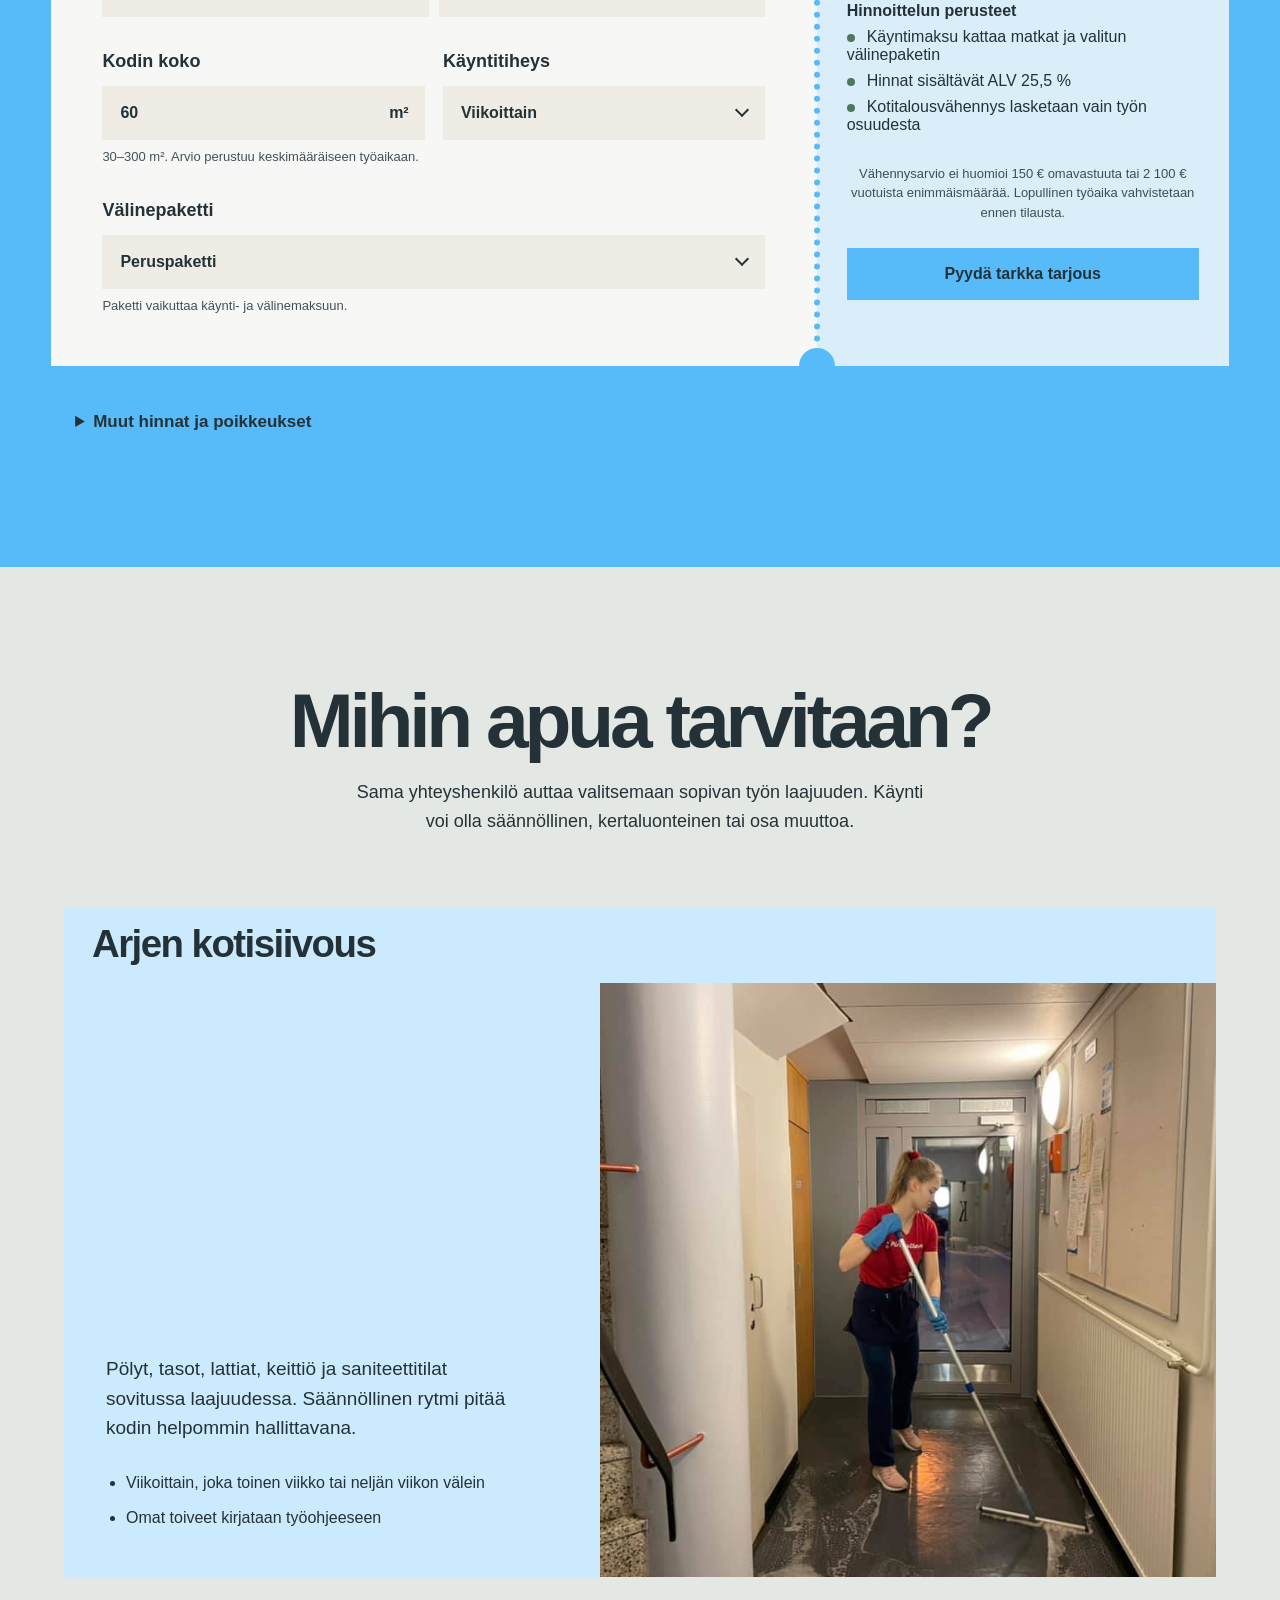
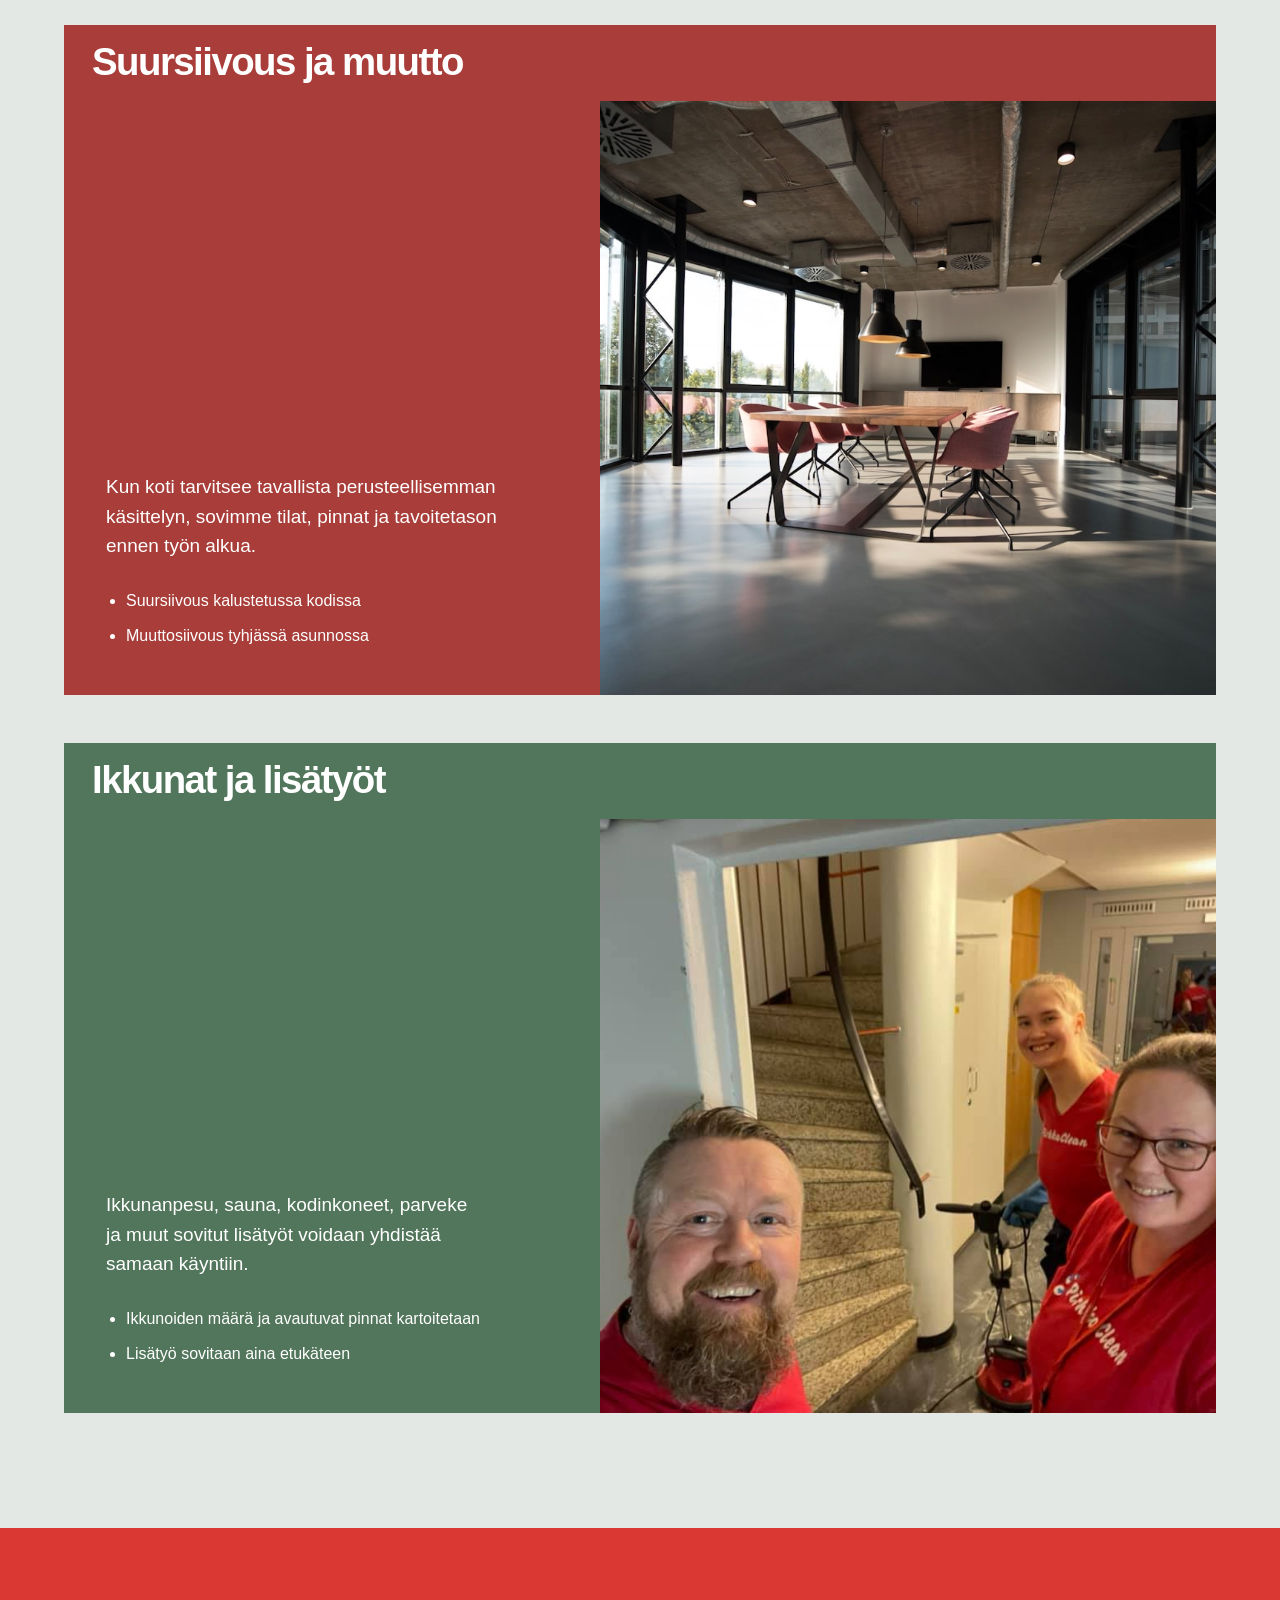
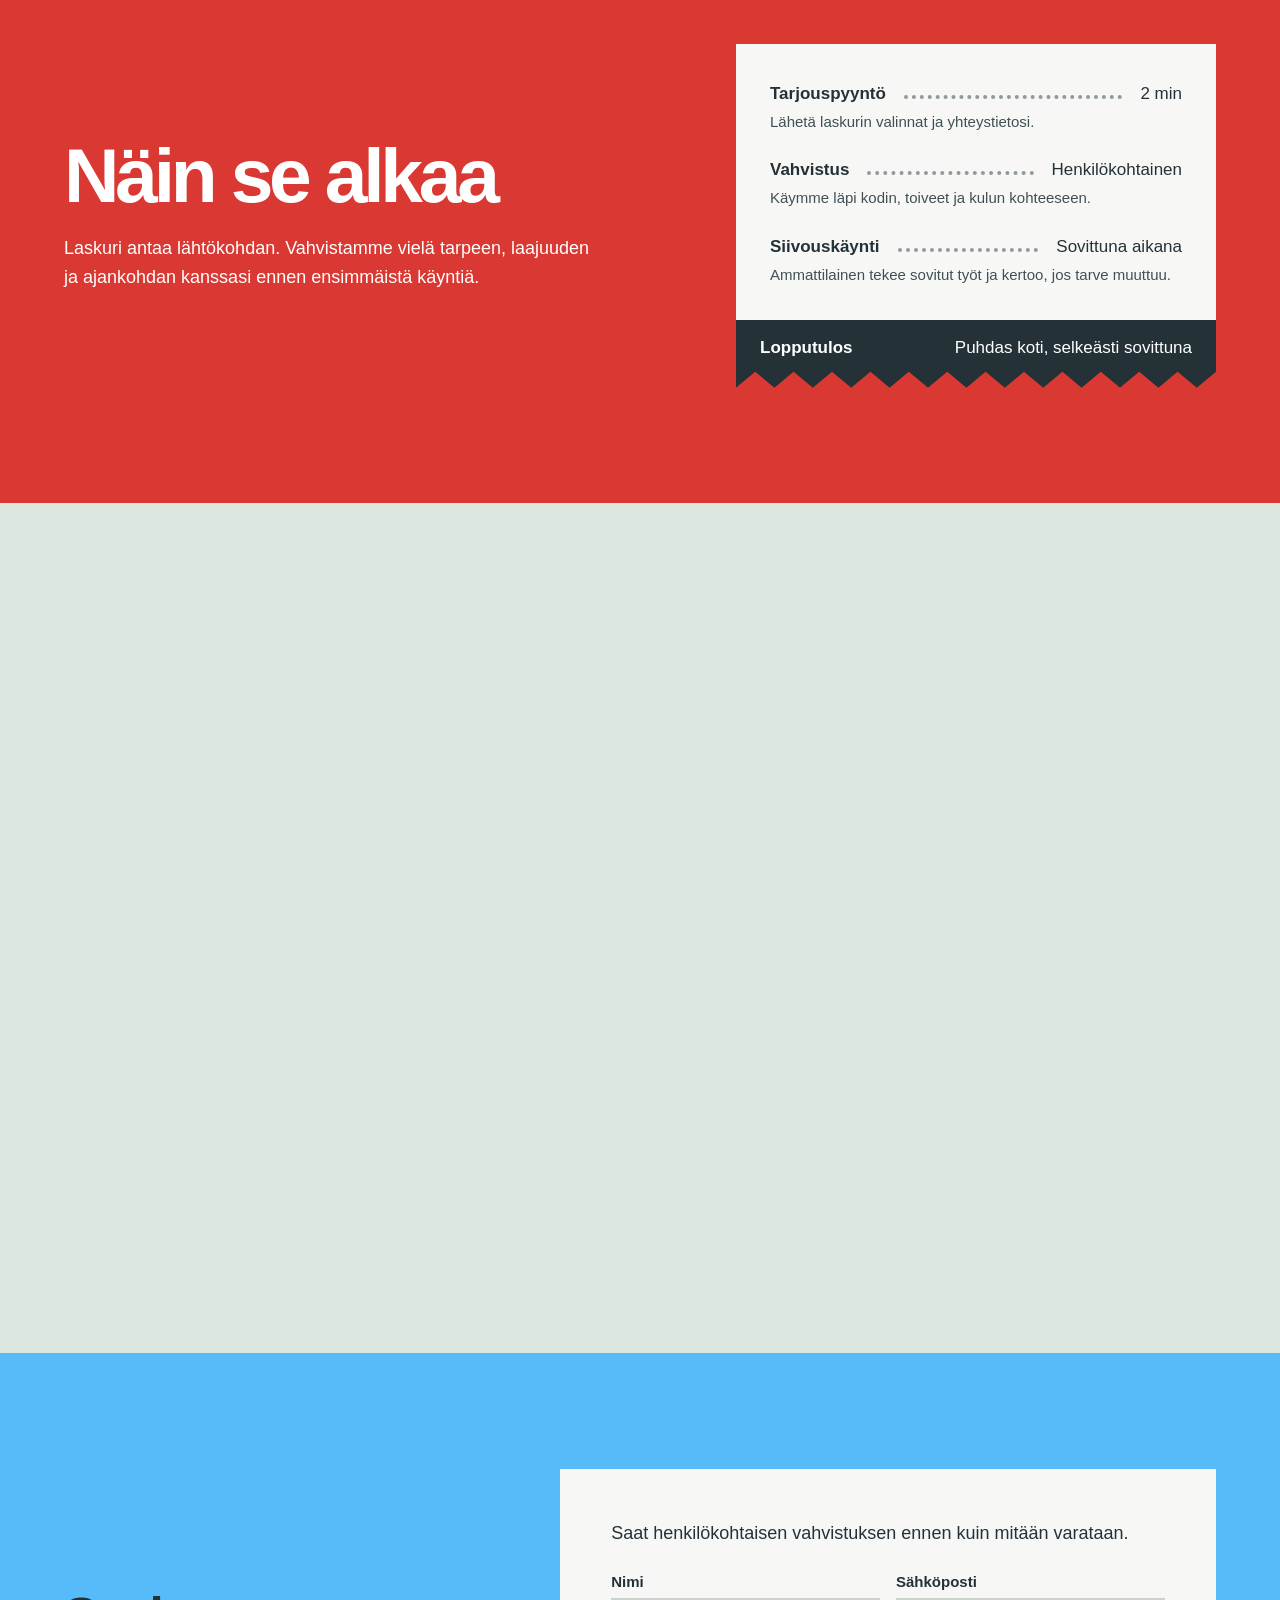
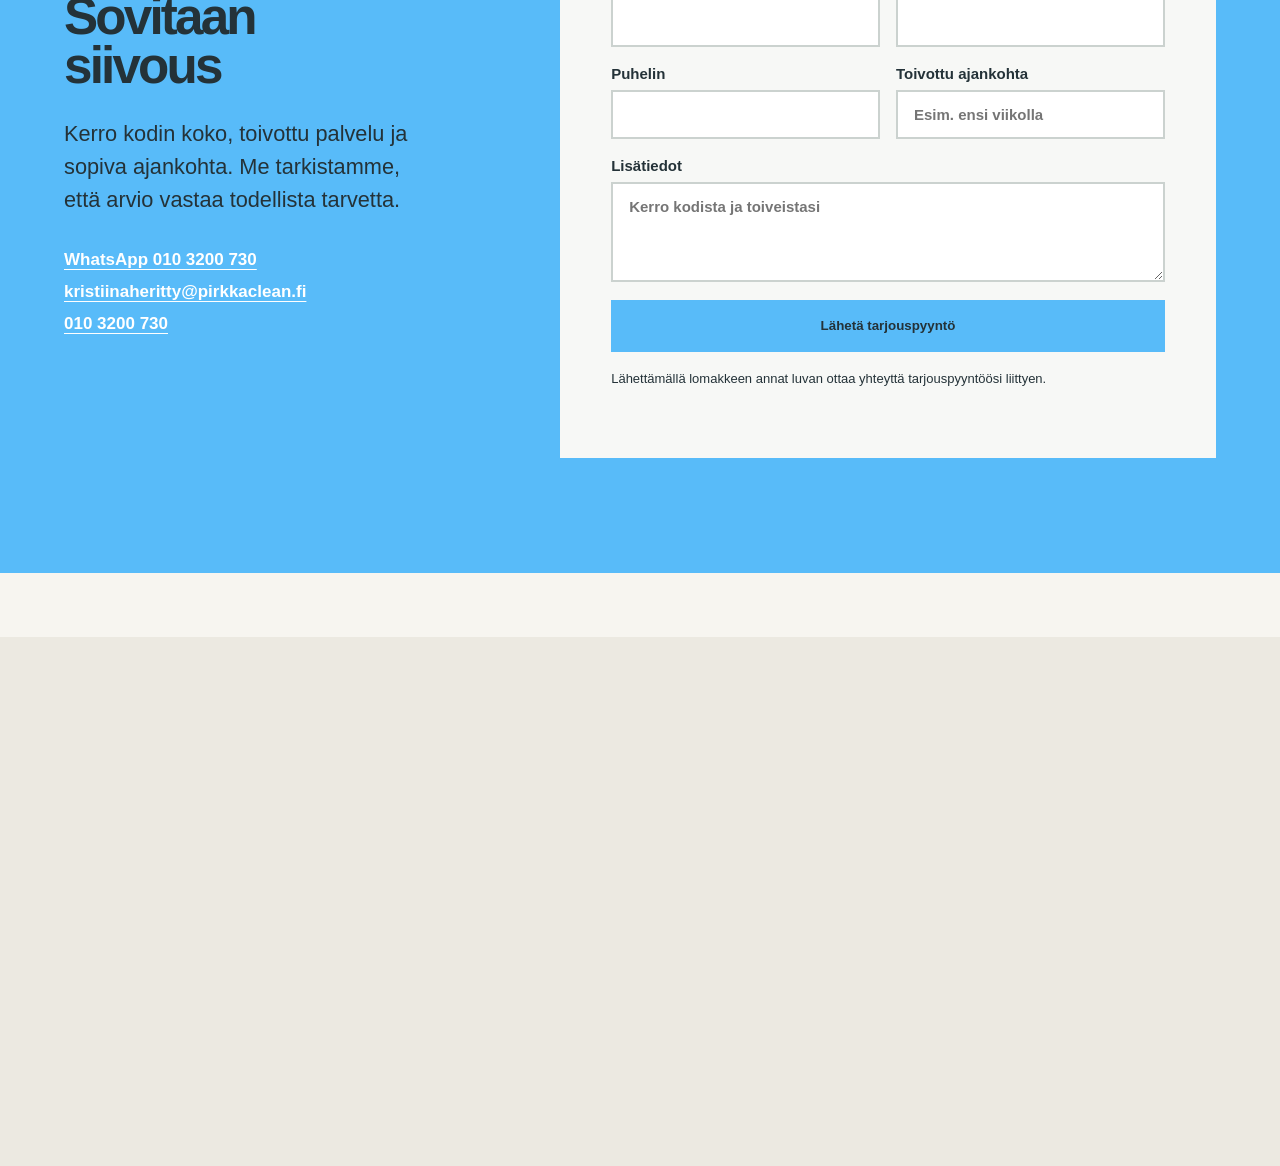
<file: kotisiivous.html>
<!DOCTYPE html>
<html lang="fi">
<head>
    <meta charset="UTF-8">
    <meta name="viewport" content="width=device-width, initial-scale=1.0">
    <title>Kotisiivous | PirkkaClean</title>
    <meta name="description" content="Luotettavaa kotisiivousta Tampereella. Valitse palvelu, kodin koko ja lisätyöt ja laske suuntaa-antava hinta-arvio.">
    <link rel="icon" href="favicon.svg" type="image/svg+xml">
    <link rel="stylesheet" href="styles.css">
    <link rel="stylesheet" href="service-landing.css">
    <link rel="stylesheet" href="kotisiivous.css">
</head>
<body class="home-cleaning-page service-page service-home">
    <nav class="glass-nav" aria-label="Päävalikko">
        <a href="index.html" class="logo" aria-label="PirkkaClean etusivu">
            <span class="logo-text"><span class="pirkka-text">Pirkka</span><span class="clean-text">Clean</span></span>
            <span class="logo-dot" aria-hidden="true"></span>
        </a>
        <ul class="nav-links" id="primary-navigation">
            <li><a href="yrityksille.html" data-i18n="nav_business">Yrityksille</a></li>
            <li><a href="taloyhtioille.html" data-i18n="nav_housing">Taloyhtiöille</a></li>
            <li><a href="erikoissiivous.html" data-i18n="nav_special">Erikoissiivous</a></li>
            <li><a href="kotisiivous.html" aria-current="page" data-i18n="nav_home_cleaning">Kotisiivous</a></li>
        </ul>
        <div class="nav-actions">
            <button class="menu-toggle" type="button" aria-expanded="false" aria-controls="primary-navigation" aria-label="Avaa valikko"><span></span><span></span><span></span></button>
            <button class="lang-toggle" id="lang-btn" type="button" aria-label="Switch language">EN</button>
            <a href="yhteystiedot.html" class="cta-btn" data-i18n="nav_contact">Ota yhteyttä</a>
        </div>
    </nav>

    <main class="service-landing">
        <section class="service-hero animate-up" id="kotisiivous" aria-labelledby="home-hero-title">
            <div class="service-hero-sheet">
                <div class="service-hero-media">
                    <img src="images/home-cleaning-interior-optimized.jpg" srcset="images/home-cleaning-interior-800.jpg 800w, images/home-cleaning-interior-optimized.jpg 1200w" sizes="(max-width: 900px) calc(100vw - 32px), 54vw" width="1200" height="900" loading="eager" fetchpriority="high" decoding="async" alt="Puhdas ja viihtyisä kodin olohuone ja keittiö">
                </div>
                <div class="service-hero-copy">
                    <h1 class="section-title" id="home-hero-title" data-i18n="home_cleaning_hero_title">Kotisiivous</h1>
                    <p class="section-desc" data-i18n="home_cleaning_hero_desc">Huolellinen kotisiivous helpottaa arkea ja pitää kodin viihtyisänä. Sovimme työn laajuuden, käyntirytmin ja kodin omat toiveet aina kanssasi etukäteen.</p>
                    <ul class="feature-list">
                        <li data-i18n="home_hero_list1">Säännöllinen tai kertaluonteinen kotisiivous</li>
                        <li data-i18n="home_hero_list2">Keittiön, pesutilojen, tasojen ja lattioiden puhdistus</li>
                        <li data-i18n="home_hero_list3">Kodin omat toiveet kirjataan työohjeeseen</li>
                    </ul>
                    <a class="service-primary-action" href="#laskuri" data-i18n="home_hero_cta">Laske hinta-arvio</a>
                </div>
            </div>
        </section>

        <section class="calculator-section" id="laskuri" aria-labelledby="calculator-title">
            <div class="calculator-heading animate-up">
                <h2 id="calculator-title" data-i18n="calc_title">Hinta-arvio kotiin</h2>
                <p data-i18n="calc_intro">Valitse palvelu, kodin koko ja käyntirytmi. Näet työn, käyntimaksun ja kotitalousvähennyksen vaikutuksen heti.</p>
            </div>

            <div class="calculator-ticket animate-up">
                <form class="calculator-main" id="home-calculator">
                    <fieldset class="calculator-fieldset">
                        <legend data-i18n="calc_service_label">Valitse palvelu</legend>
                        <div class="service-choices">
                            <label class="service-choice is-selected"><input type="radio" name="cleaning-service" value="home" checked><span><strong data-i18n="calc_service_home">Säännöllinen kotisiivous</strong><small data-i18n="calc_service_home_desc">Viikoittain, kahden tai neljän viikon välein</small></span></label>
                            <label class="service-choice"><input type="radio" name="cleaning-service" value="once"><span><strong data-i18n="calc_service_deep">Kertasiivous</strong><small data-i18n="calc_service_deep_desc">Yksittäinen perusteellinen siivouskäynti</small></span></label>
                            <label class="service-choice"><input type="radio" name="cleaning-service" value="move"><span><strong data-i18n="calc_service_move">Muuttosiivous</strong><small data-i18n="calc_service_move_desc">Tyhjän kodin loppusiivous</small></span></label>
                            <label class="service-choice"><input type="radio" name="cleaning-service" value="renovation"><span><strong data-i18n="calc_service_reno">Remonttisiivous</strong><small data-i18n="calc_service_reno_desc">Rakennuspöly ja viimeistelevä puhdistus</small></span></label>
                            <label class="service-choice"><input type="radio" name="cleaning-service" value="allergy"><span><strong data-i18n="calc_service_special">Allergiasiivous</strong><small data-i18n="calc_service_special_desc">Tavallista tarkempi pölyn ja allergeenien poisto</small></span></label>
                            <label class="service-choice"><input type="radio" name="cleaning-service" value="windows"><span><strong data-i18n="calc_service_windows">Ikkunanpesu</strong><small data-i18n="calc_service_windows_desc">Arvio avattavien ikkunoiden määrän mukaan</small></span></label>
                        </div>
                    </fieldset>

                    <div class="calculator-row">
                        <div class="calculator-control">
                            <label for="sqm-input" id="quantity-label" data-i18n="calc_label_sqm">Kodin koko</label>
                            <div class="number-input-wrap"><input type="number" id="sqm-input" min="30" max="300" value="60" inputmode="numeric" aria-describedby="sqm-help"><span id="quantity-unit">m²</span></div>
                            <small id="sqm-help" data-i18n="calc_size_help">30–300 m². Arvio perustuu keskimääräiseen työaikaan.</small>
                        </div>
                        <div class="calculator-control" id="frequency-control">
                            <label for="frequency-input" data-i18n="calc_frequency_label">Käyntitiheys</label>
                            <select id="frequency-input">
                                <option value="weekly" data-i18n="calc_frequency_weekly">Viikoittain</option>
                                <option value="biweekly" data-i18n="calc_frequency_biweekly">Joka toinen viikko</option>
                                <option value="monthly" data-i18n="calc_frequency_monthly">Neljän viikon välein</option>
                            </select>
                        </div>
                    </div>

                    <div class="calculator-control package-control" id="package-control">
                        <label for="package-input" data-i18n="calc_package_label">Välinepaketti</label>
                        <select id="package-input">
                            <option value="basic" data-i18n="calc_package_basic">Peruspaketti</option>
                            <option value="vacuum" data-i18n="calc_package_vacuum">Puhdaspaketti, sisältää imurin</option>
                        </select>
                        <small data-i18n="calc_package_help">Paketti vaikuttaa käynti- ja välinemaksuun.</small>
                    </div>
                </form>

                <aside class="calculator-result" aria-live="polite">
                    <p class="result-price"><span id="calc-result">271,20</span><span id="result-unit"> €</span></p>
                    <p class="result-hours" id="calc-hours">4 h · 64,80 €/h</p>
                    <dl class="result-breakdown">
                        <div><dt data-i18n="calc_labor_label">Siivoustyö</dt><dd id="result-labor">259,20 €</dd></div>
                        <div><dt data-i18n="calc_visit_label">Käynti- ja välinemaksu</dt><dd id="result-visit">12,00 €</dd></div>
                        <div class="result-credit-row"><dt data-i18n="calc_credit_label">Kotitalousvähennyksen jälkeen</dt><dd id="result-credit">167,52 €</dd></div>
                    </dl>
                    <div class="result-includes">
                        <strong data-i18n="calc_includes_title">Hinnoittelun perusteet</strong>
                        <span data-i18n="calc_includes_products">Käyntimaksu kattaa matkat ja valitun välinepaketin</span>
                        <span data-i18n="calc_includes_vat">Hinnat sisältävät ALV 25,5 %</span>
                        <span data-i18n="calc_includes_plan">Kotitalousvähennys lasketaan vain työn osuudesta</span>
                    </div>
                    <p class="result-note" id="calc-note" data-i18n="calc_disclaimer">Vähennysarvio ei huomioi 150 € omavastuuta tai 2 100 € vuotuista enimmäismäärää. Lopullinen työaika vahvistetaan ennen tilausta.</p>
                    <a id="calculator-quote-link" class="result-action" href="#tarjouspyynto" data-i18n="btn_request_exact_quote">Pyydä tarkka tarjous</a>
                </aside>
            </div>

            <details class="pricing-details" data-ui>
                <summary data-i18n="calc_other_prices_title">Muut hinnat ja poikkeukset</summary>
                <div class="pricing-details-content">
                    <p data-i18n="calc_season_price">Joulusesongin 7.–27.12.2026 kertapalvelut 75 €/h. Muulloin kertapalvelut 70 €/h.</p>
                    <table>
                        <tbody>
                            <tr><th data-i18n="calc_fee_key">Avaimen nouto tai palautus</th><td>25 €</td></tr>
                            <tr><th data-i18n="calc_fee_equipment">Siivousvälineiden toimitus tai haku</th><td>25 €</td></tr>
                            <tr><th data-i18n="calc_fee_ladder">Tikkaiden vuokra / käynti</th><td>50 €</td></tr>
                            <tr><th data-i18n="calc_fee_invoice">Paperilaskun laskutuslisä</th><td>5 €</td></tr>
                            <tr><th data-i18n="calc_fee_reminder">Maksumuistutus</th><td>5 €</td></tr>
                            <tr><th data-i18n="calc_fee_cloths">Siivousliinojen pesu</th><td>10 €</td></tr>
                            <tr><th data-i18n="calc_fee_vacuum">Imurin lunastus</th><td>260 €</td></tr>
                            <tr><th data-i18n="calc_fee_basic_package">Peruspaketin lunastus</th><td>199 €</td></tr>
                            <tr><th data-i18n="calc_fee_clean_package">Puhdaspaketin lunastus</th><td>459 €</td></tr>
                        </tbody>
                    </table>
                </div>
            </details>
        </section>

        <section class="home-services" aria-labelledby="services-title">
            <div class="section-heading animate-up">
                <h2 id="services-title" data-i18n="home_services_title">Mihin apua tarvitaan?</h2>
                <p data-i18n="home_services_intro">Sama yhteyshenkilö auttaa valitsemaan sopivan työn laajuuden. Käynti voi olla säännöllinen, kertaluonteinen tai osa muuttoa.</p>
            </div>
            <div class="service-sheets">
                <article class="home-service-sheet sheet-blue animate-up">
                    <h3 data-i18n="home_service_regular_title">Arjen kotisiivous</h3>
                    <div class="sheet-copy"><p data-i18n="home_service_regular_desc">Pölyt, tasot, lattiat, keittiö ja saniteettitilat sovitussa laajuudessa. Säännöllinen rytmi pitää kodin helpommin hallittavana.</p><ul><li data-i18n="home_service_regular_item1">Viikoittain, joka toinen viikko tai neljän viikon välein</li><li data-i18n="home_service_regular_item2">Omat toiveet kirjataan työohjeeseen</li></ul></div>
                    <img src="images/Deep_Cleaning.jpg" width="960" height="720" loading="lazy" alt="PirkkaCleanin ammattilainen pesemässä lattiaa">
                </article>
                <article class="home-service-sheet sheet-red animate-up">
                    <h3 data-i18n="home_service_deep_title">Suursiivous ja muutto</h3>
                    <div class="sheet-copy"><p data-i18n="home_service_deep_desc">Kun koti tarvitsee tavallista perusteellisemman käsittelyn, sovimme tilat, pinnat ja tavoitetason ennen työn alkua.</p><ul><li data-i18n="home_service_deep_item1">Suursiivous kalustetussa kodissa</li><li data-i18n="home_service_deep_item2">Muuttosiivous tyhjässä asunnossa</li></ul></div>
                    <img src="images/business-cleaning.jpg" width="1200" height="801" loading="lazy" alt="PirkkaCleanin siivousvälineitä puhtaassa tilassa">
                </article>
                <article class="home-service-sheet sheet-green animate-up">
                    <h3 data-i18n="home_service_extra_title">Ikkunat ja lisätyöt</h3>
                    <div class="sheet-copy"><p data-i18n="home_service_extra_desc">Ikkunanpesu, sauna, kodinkoneet, parveke ja muut sovitut lisätyöt voidaan yhdistää samaan käyntiin.</p><ul><li data-i18n="home_service_extra_item1">Ikkunoiden määrä ja avautuvat pinnat kartoitetaan</li><li data-i18n="home_service_extra_item2">Lisätyö sovitaan aina etukäteen</li></ul></div>
                    <img src="images/stair-cleaning.jpg" width="960" height="720" loading="lazy" alt="PirkkaCleanin siivooja työssä Tampereella">
                </article>
            </div>
        </section>

        <section class="home-process" aria-labelledby="process-title">
            <div class="process-intro animate-up"><h2 id="process-title" data-i18n="home_process_title">Näin se alkaa</h2><p data-i18n="home_process_intro">Laskuri antaa lähtökohdan. Vahvistamme vielä tarpeen, laajuuden ja ajankohdan kanssasi ennen ensimmäistä käyntiä.</p></div>
            <div class="process-slip animate-up">
                <div><strong data-i18n="home_process_request">Tarjouspyyntö</strong><span data-i18n="home_process_request_time">2 min</span></div><p data-i18n="home_process_request_desc">Lähetä laskurin valinnat ja yhteystietosi.</p>
                <div><strong data-i18n="home_process_confirm">Vahvistus</strong><span data-i18n="home_process_confirm_time">Henkilökohtainen</span></div><p data-i18n="home_process_confirm_desc">Käymme läpi kodin, toiveet ja kulun kohteeseen.</p>
                <div><strong data-i18n="home_process_visit">Siivouskäynti</strong><span data-i18n="home_process_visit_time">Sovittuna aikana</span></div><p data-i18n="home_process_visit_desc">Ammattilainen tekee sovitut työt ja kertoo, jos tarve muuttuu.</p>
                <div class="process-total"><strong data-i18n="home_process_result">Lopputulos</strong><span data-i18n="home_process_result_desc">Puhdas koti, selkeästi sovittuna</span></div>
            </div>
        </section>

        <section class="home-faq" aria-labelledby="faq-title">
            <div class="faq-photos animate-up"><img class="faq-main-photo" src="images/PK Photo.jpg" width="960" height="720" loading="lazy" alt="PirkkaCleanin työntekijöitä työkohteessa"><img class="faq-detail-photo" src="images/Deep_Cleaning.jpg" width="960" height="720" loading="lazy" alt="Lattian perusteellinen puhdistus"></div>
            <div class="faq-content animate-up">
                <h2 id="faq-title" data-i18n="home_faq_title">Usein kysyttyä</h2>
                <p class="faq-facts" data-i18n="home_faq_facts">Palvelemme Tampereella ja lähialueilla. Työn laajuus ja kulku kotiin sovitaan aina etukäteen.</p>
                <details open><summary data-i18n="home_faq_q1">Mitä tavallinen kotisiivous sisältää?</summary><p data-i18n="home_faq_a1">Sovittu ylläpitosiivous kattaa tavallisesti vapaat tasot, pölyt, lattiat, keittiön pinnat sekä wc- ja pesutilat. Kirjaamme kodin omat painotukset työohjeeseen.</p></details>
                <details><summary data-i18n="home_faq_q2">Pitääkö minun olla kotona?</summary><p data-i18n="home_faq_a2">Ei tarvitse. Avaimesta, ovikoodista tai muusta turvallisesta sisäänpääsystä voidaan sopia etukäteen.</p></details>
                <details><summary data-i18n="home_faq_q3">Voinko valita vain tietyt huoneet?</summary><p data-i18n="home_faq_a3">Kyllä. Voimme rajata käynnin esimerkiksi keittiöön, pesutiloihin tai muuhun sovittuun kokonaisuuteen.</p></details>
                <details><summary data-i18n="home_faq_q4">Onko laskurin hinta sitova?</summary><p data-i18n="home_faq_a4">Ei. Se on suuntaa-antava arvio tavallisen kunnon perusteella. Vahvistamme lopullisen työajan ja hinnan ennen tilausta.</p></details>
                <a href="yhteystiedot.html#yhteydenotto" class="home-primary" data-i18n="home_faq_cta">Kysy omasta kodistasi</a>
            </div>
        </section>

        <section class="home-cta" id="tarjouspyynto" aria-labelledby="home-cta-title">
            <div class="home-cta-side animate-up">
                <h2 id="home-cta-title" data-i18n="home_cta_title">Sovitaan siivous</h2>
                <p data-i18n="home_cta_side">Kerro kodin koko, toivottu palvelu ja sopiva ajankohta. Me tarkistamme, että arvio vastaa todellista tarvetta.</p>
                <div class="home-contact-options">
                    <a href="https://wa.me/358103200730" target="_blank" rel="noreferrer">WhatsApp 010 3200 730</a>
                    <a href="mailto:kristiinaheritty@pirkkaclean.fi">kristiinaheritty@pirkkaclean.fi</a>
                    <a href="tel:0103200730">010 3200 730</a>
                </div>
            </div>
            <form class="quote-form animate-up" data-speed-to-lead data-source="home-cleaning-quote" data-success="Kiitos! Saimme tarjouspyyntösi ja lähetimme sinulle vahvistuksen." data-error="Lähetys epäonnistui. Voit ottaa yhteyttä WhatsAppilla tai sähköpostitse.">
                <p class="quote-form-intro" data-i18n="home_cta_desc">Saat henkilökohtaisen vahvistuksen ennen kuin mitään varataan.</p>
                <div class="quote-form-row">
                    <label>Nimi<input name="name" type="text" autocomplete="name" required></label>
                    <label>Sähköposti<input name="email" type="email" autocomplete="email" required></label>
                </div>
                <div class="quote-form-row">
                    <label>Puhelin<input name="phone" type="tel" autocomplete="tel"></label>
                    <label>Toivottu ajankohta<input name="timing" type="text" placeholder="Esim. ensi viikolla"></label>
                </div>
                <label>Lisätiedot<textarea name="message" rows="4" placeholder="Kerro kodista ja toiveistasi"></textarea></label>
                <input name="service" id="quote-service" type="hidden" value="Kotisiivous">
                <input name="size" id="quote-size" type="hidden" value="60 m²">
                <input name="frequency" id="quote-frequency" type="hidden" value="Viikoittain">
                <input name="extras" id="quote-extras" type="hidden" value="ei lisätöitä">
                <input name="estimate" id="quote-estimate" type="hidden" value="271,20 € (4 h · 64,80 €/h)">
                <input name="website" class="stl-honeypot" tabindex="-1" autocomplete="off" aria-hidden="true">
                <button type="submit" class="reply-card-action" data-i18n="home_cta_button">Lähetä tarjouspyyntö</button>
                <p class="quote-privacy">Lähettämällä lomakkeen annat luvan ottaa yhteyttä tarjouspyyntöösi liittyen.</p>
                <p class="quote-status" data-stl-status></p>
            </form>
        </section>
    </main>

    <footer class="site-footer">
        <div class="footer-grid">
            <div class="footer-column">
                <a href="arvot.html" class="footer-heading-link"><h3 data-i18n="footer_about_title">Tietoa meistä</h3></a>
                <p data-i18n="footer_about_text">Tamperelainen PirkkaClean on hyvällä tavalla vanhanaikainen siivousyritys, koska näemme vähän enemmän vaivaa parhaan työnjäljen eteen. Meillä on liki 50 osaavaa ja ahkeraa, nuorempaa ja vähän varttuneempaa puhtaanapidon ammattilaista ja jokainen terveellä tavalla ylpeä työstään ja työnjäljestään.</p>
            </div>
            <div class="footer-column">
                <a href="kotisiivous.html" class="footer-heading-link"><h3 data-i18n="nav_home_cleaning">Kotisiivous</h3></a>
                <p data-i18n="footer_home_cleaning_text">Huolellinen kotisiivous helpottaa arkea. Saat säännöllisen tai kertaluonteisen siivouksen kotiisi selkeällä hinta-arviolla.</p>
            </div>
            <div class="footer-column">
                <h3 data-i18n="footer_contact_title">Yhteystiedot</h3>
                <a href="https://maps.google.com/?q=Kursonkatu+2,+33840+Tampere" target="_blank" class="footer-address-link">
                    <p>PirkkaClean Oy</p>
                    <p>Kursonkatu 2</p>
                    <p>33840 TAMPERE</p>
                </a>
                <p><a href="tel:0103200730" class="footer-link-highlight">010 3200 730</a></p>
                <a href="https://www.pirkkaclean.fi" target="_blank" class="footer-link-highlight">www.pirkkaclean.fi</a>
            </div>
        </div>

        <div class="footer-bottom">
            <ul class="footer-nav">
                <li><a href="index.html" data-i18n="nav_home">ETUSIVU</a></li>
                <li><a href="yrityksille.html" data-i18n="nav_business">YRITYKSILLE</a></li>
                <li><a href="taloyhtioille.html" data-i18n="nav_housing">TALOYHTIÖILLE</a></li>
                <li><a href="erikoissiivous.html" data-i18n="nav_special">ERIKOISSIIVOUS</a></li>
                <li><a href="kotisiivous.html" data-i18n="nav_home_cleaning">KOTISIIVOUS</a></li>
                <li><a href="rekry.html" data-i18n="nav_rekry">REKRY</a></li>
                <li><a href="yhteystiedot.html" data-i18n="nav_contact">YHTEYSTIEDOT</a></li>
            </ul>
            <p class="copyright">© PirkkaClean Oy 2026</p>
        </div>
    </footer>

    <a class="whatsapp-float" href="https://wa.me/358103200730" target="_blank" rel="noreferrer" aria-label="Avaa WhatsApp-keskustelu PirkkaCleanin kanssa">WhatsApp</a>

    <script src="script.js" defer></script>
    <script src="kotisiivous.js" defer></script>
</body>
</html>
</file>
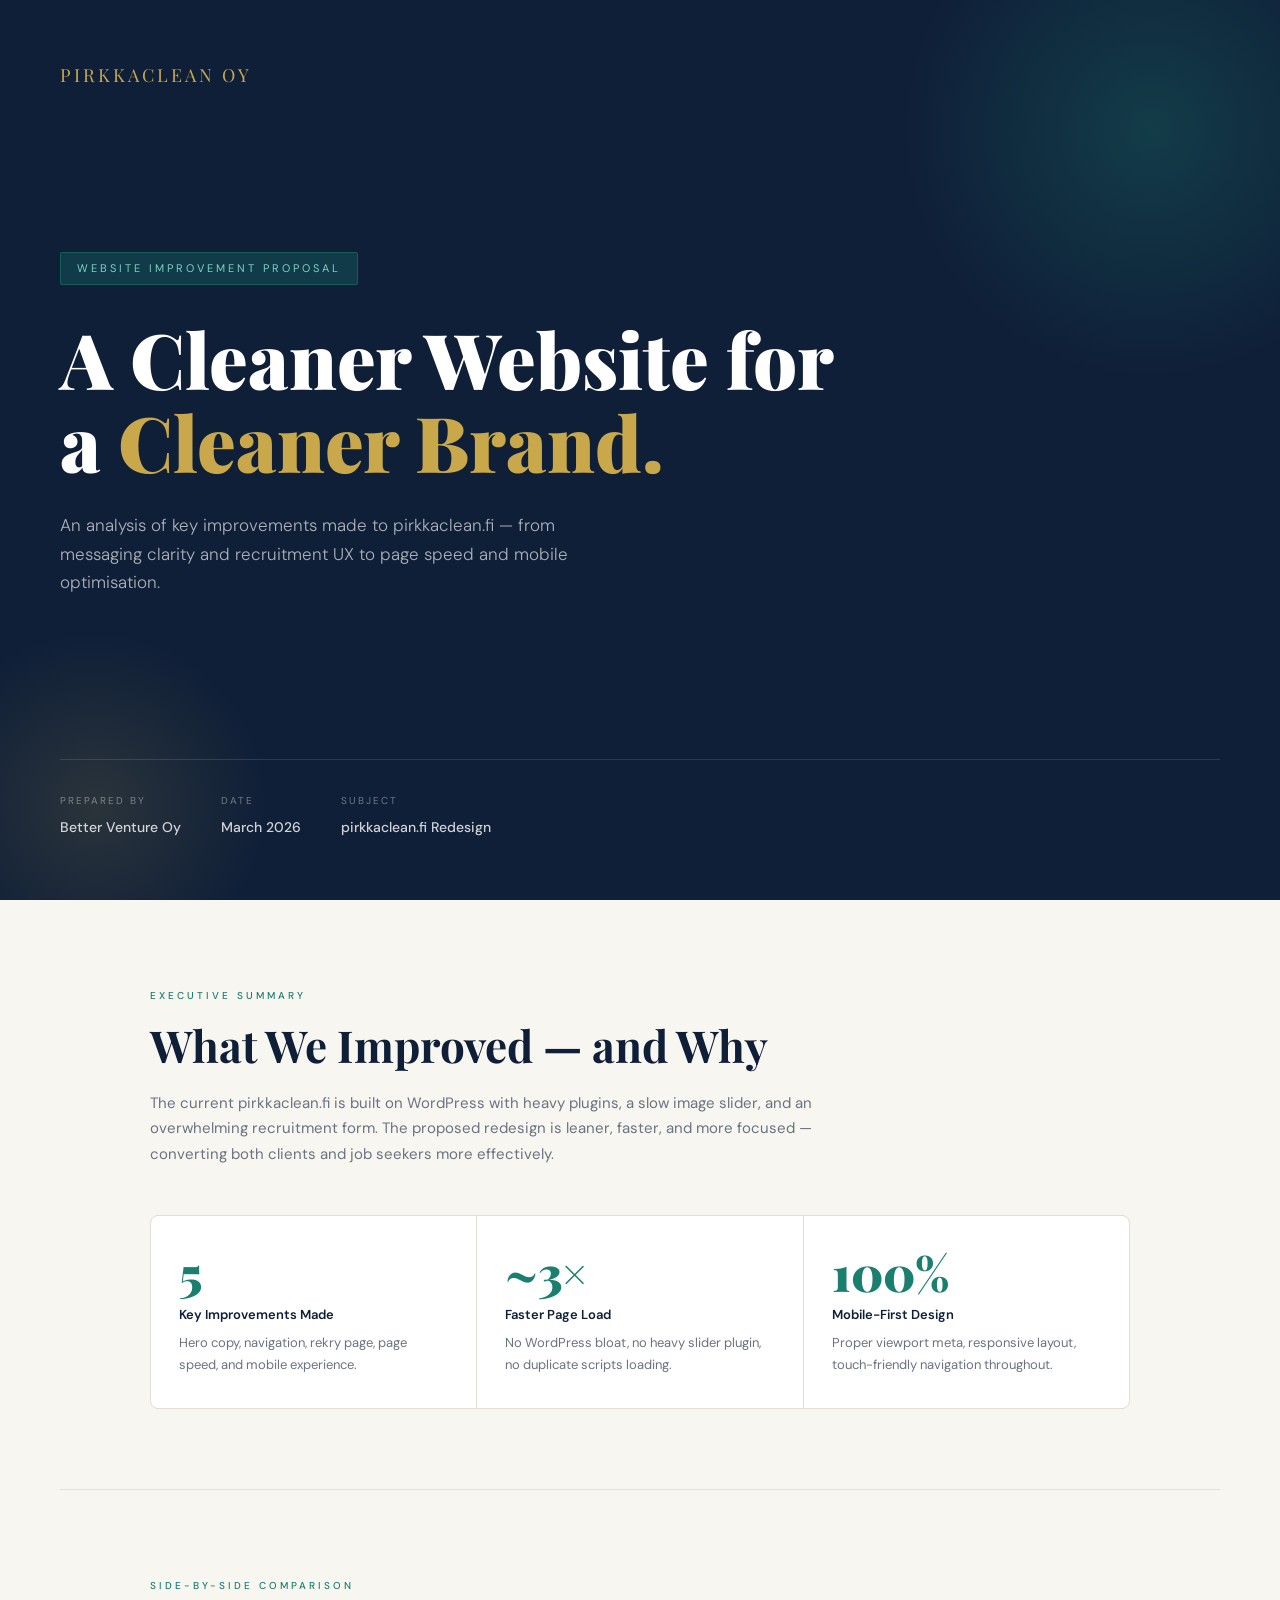
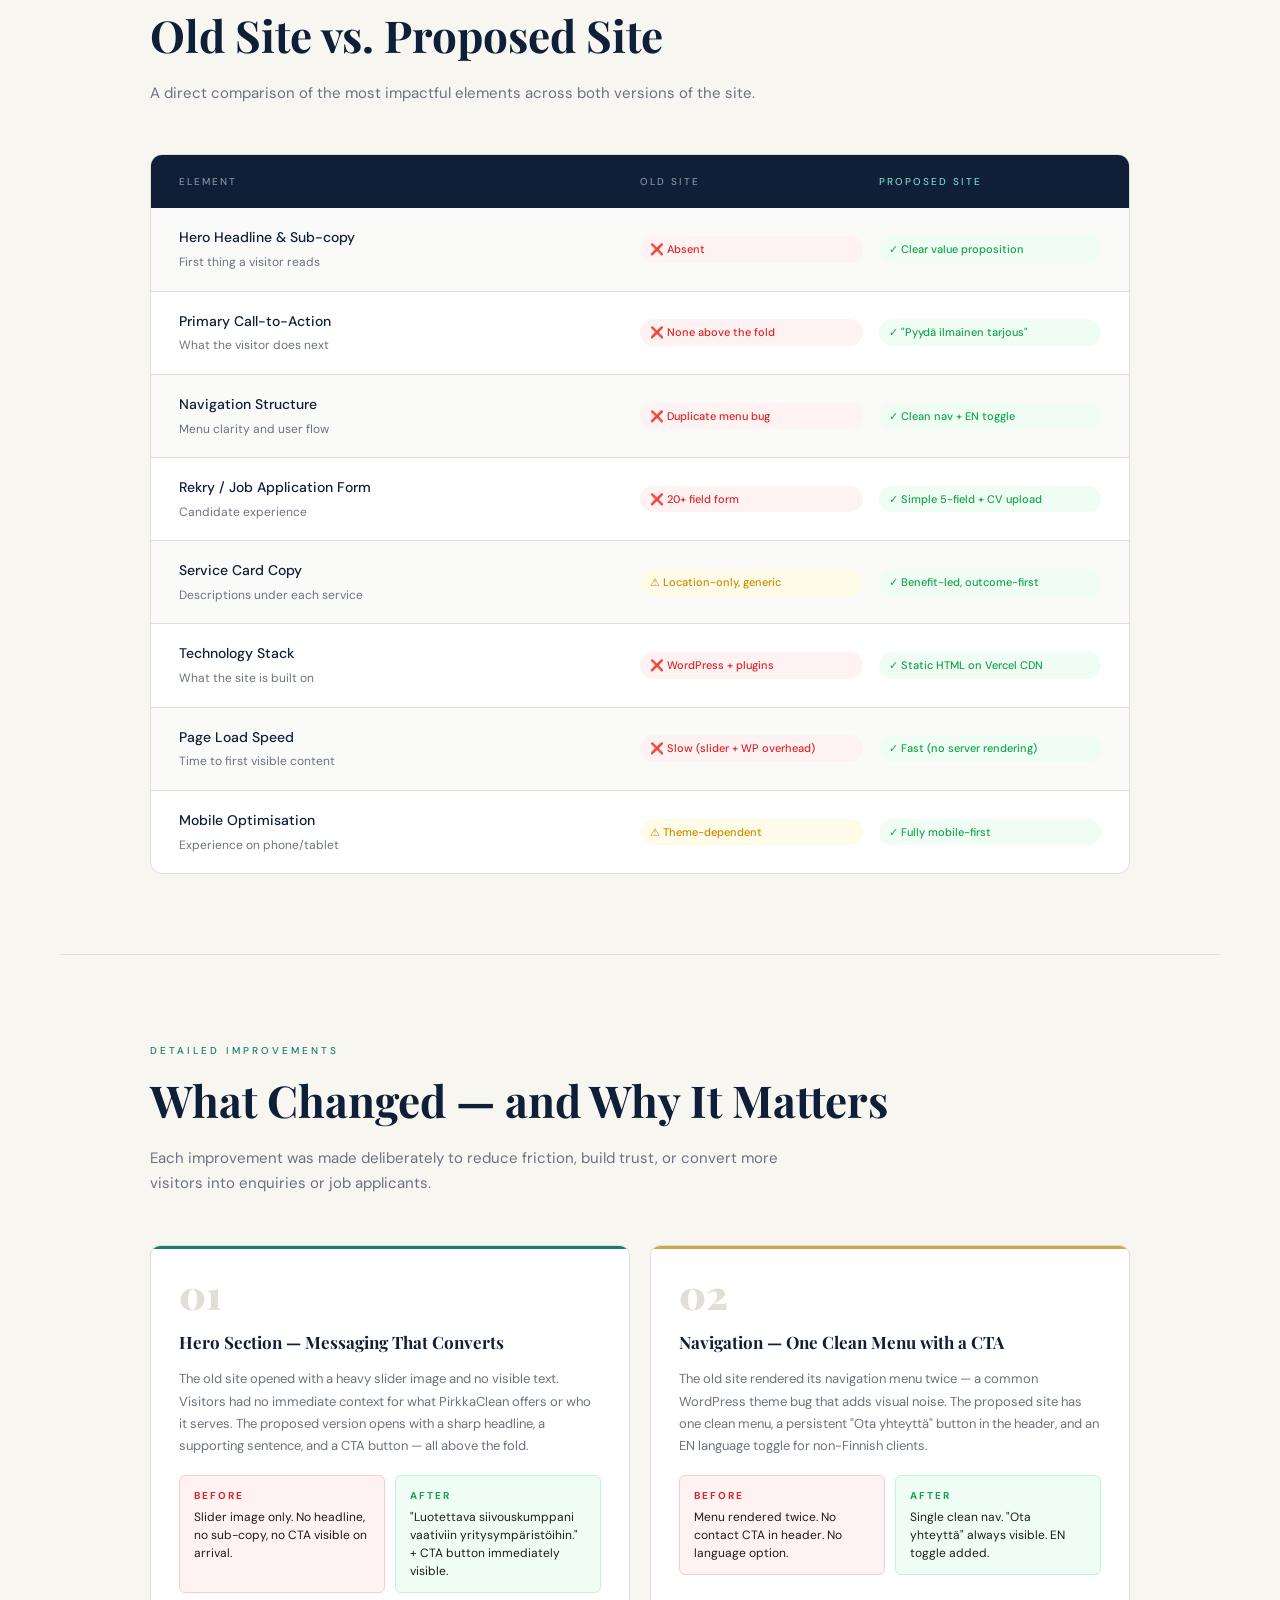
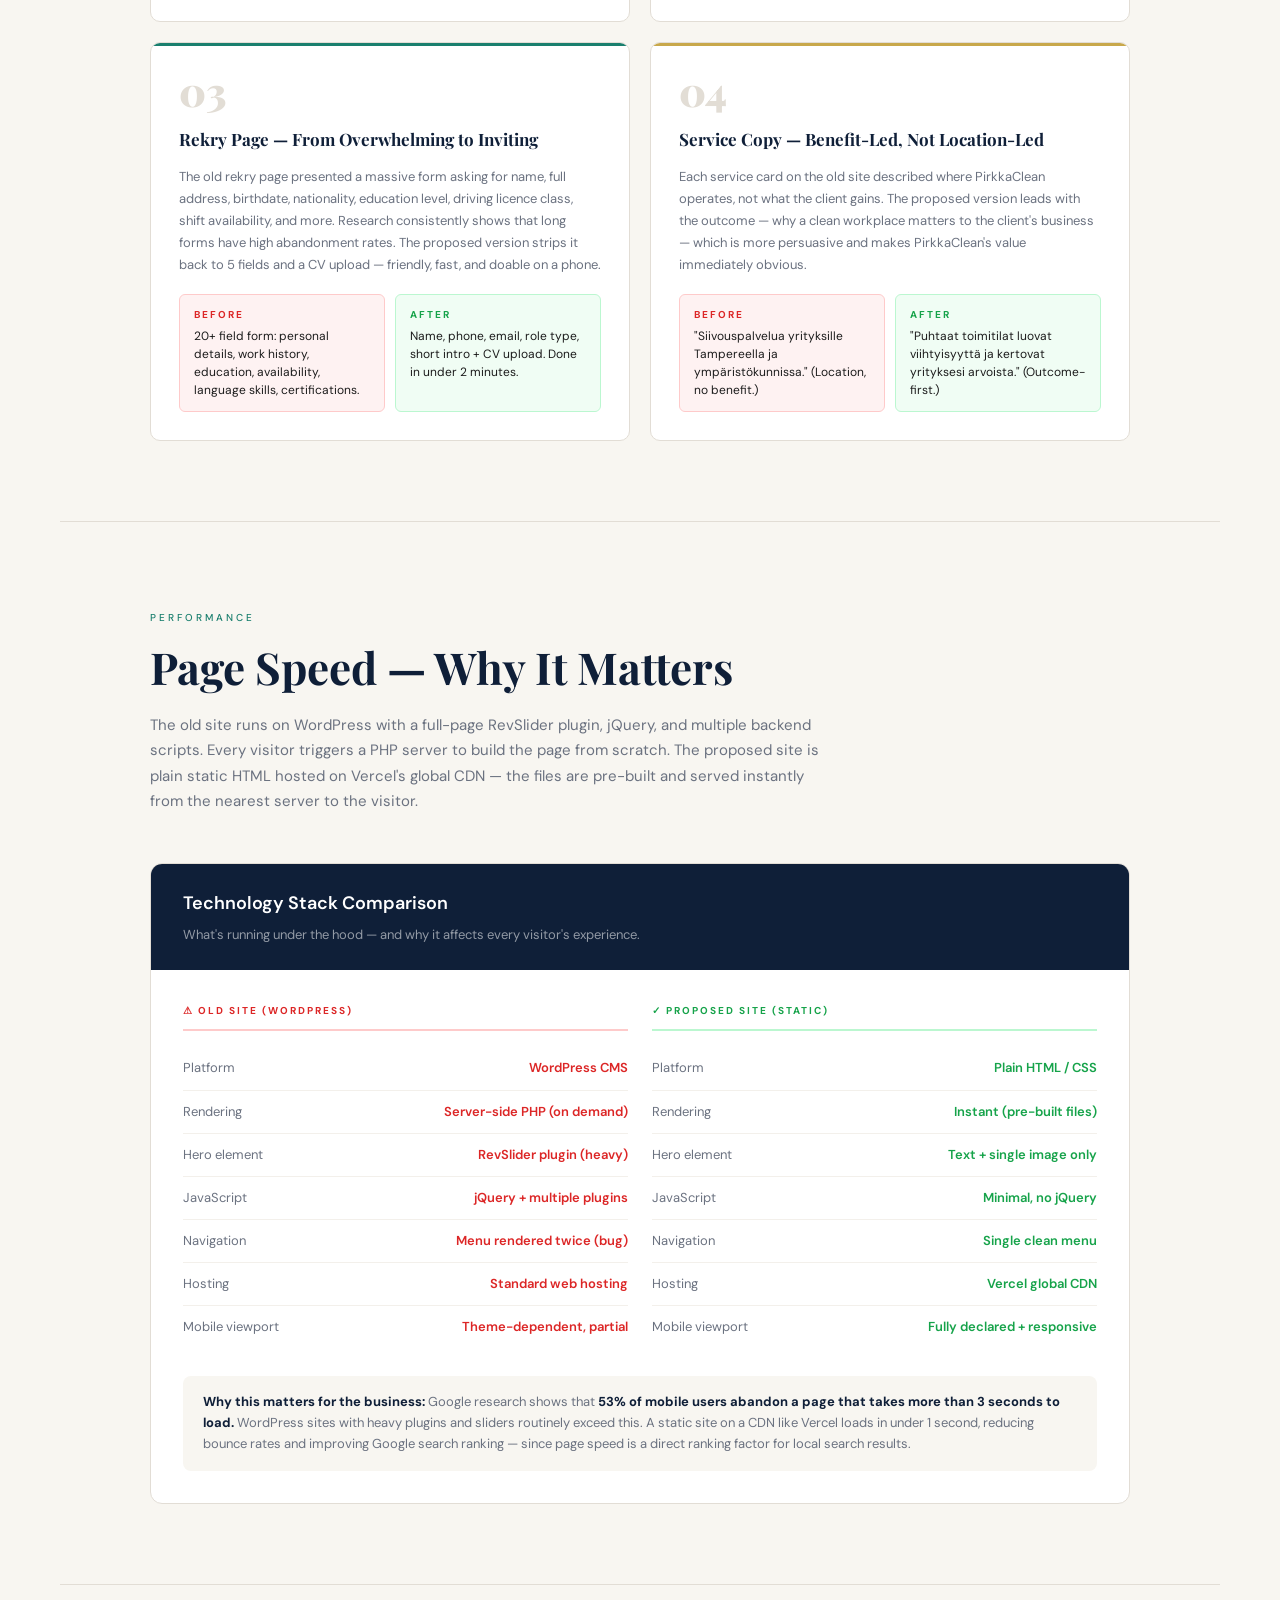
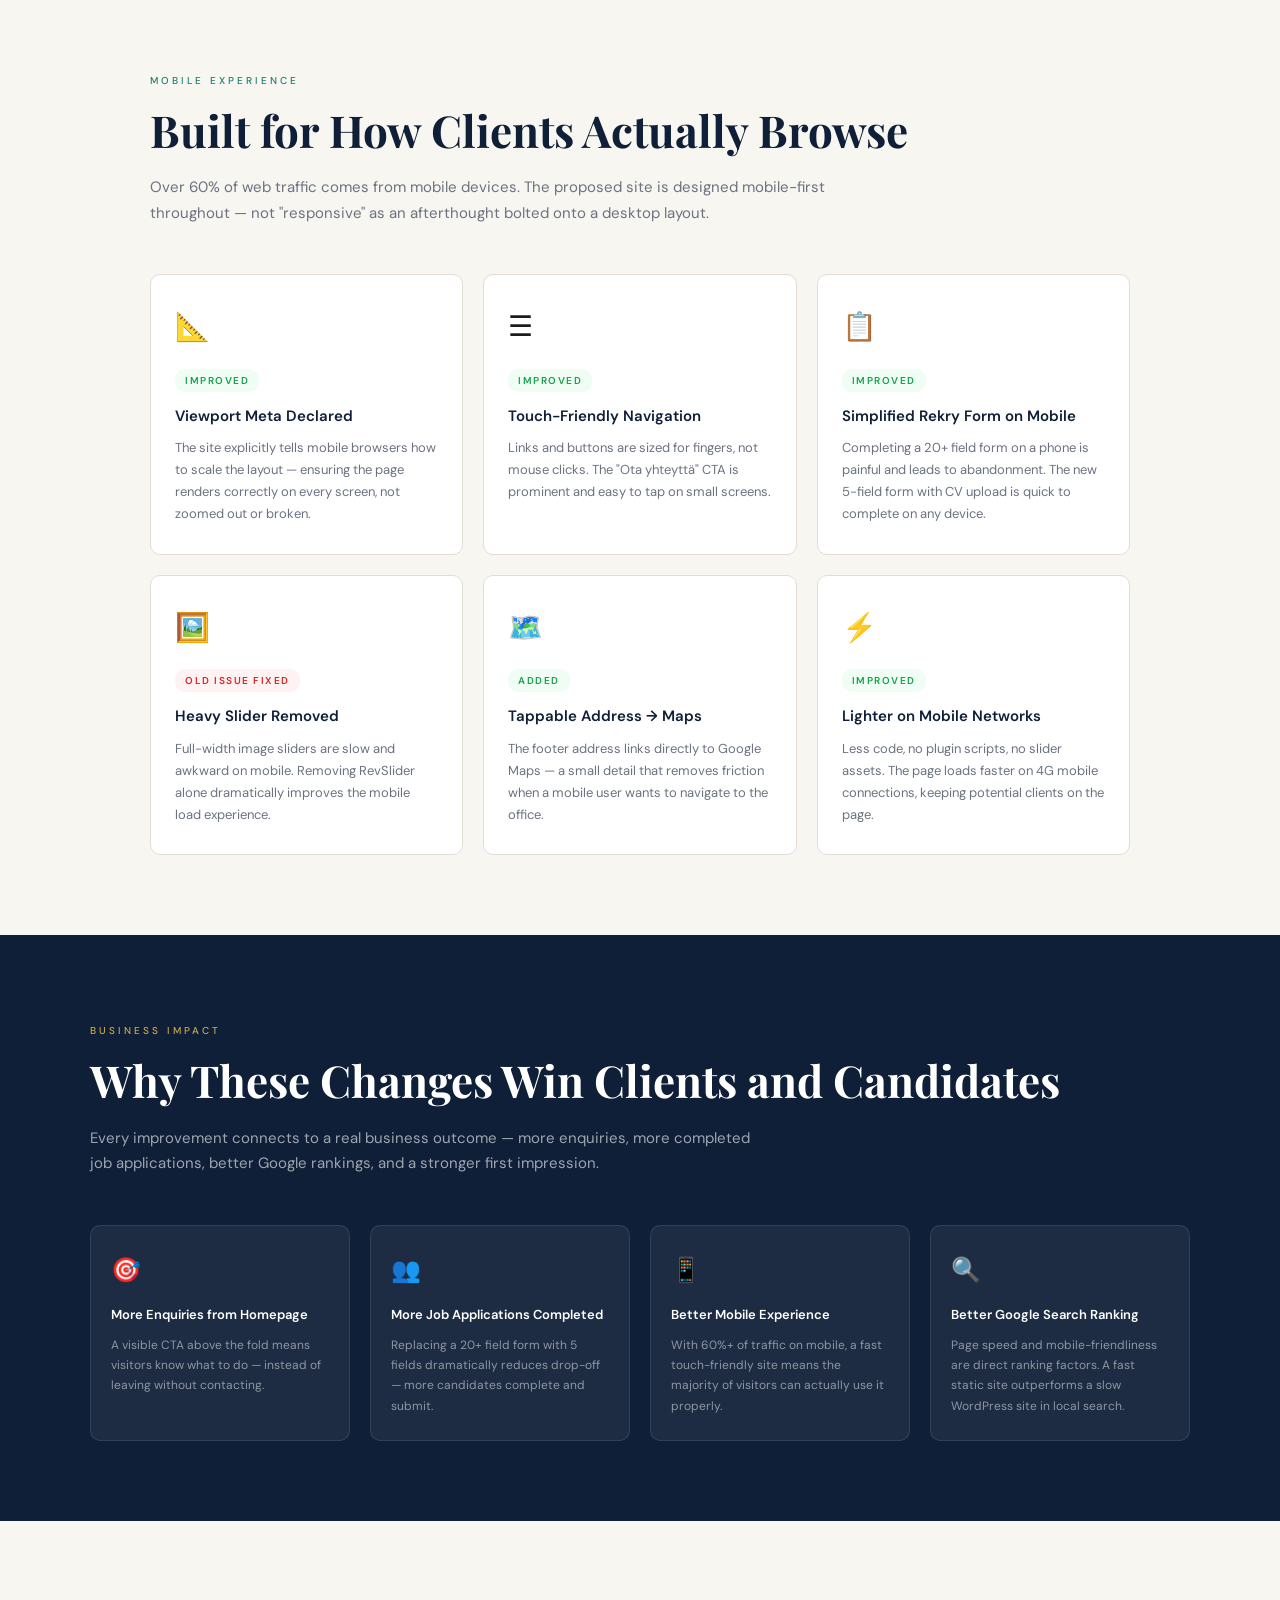
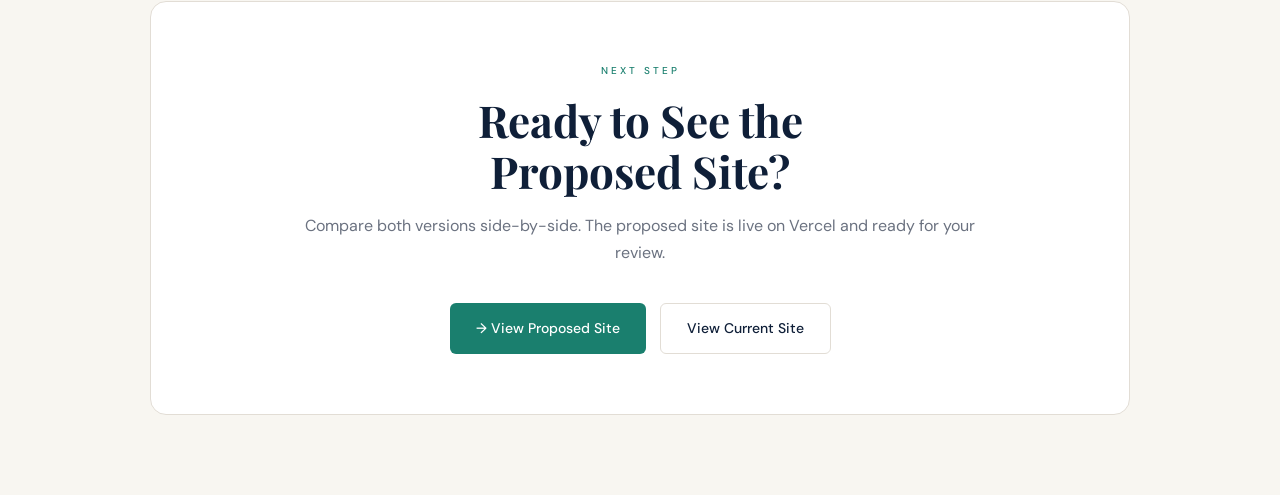
<file: pirkkaclean-proposal.html>
<!DOCTYPE html>
<html lang="en">
<head>
<meta charset="UTF-8">
<meta name="viewport" content="width=device-width, initial-scale=1.0">
<title>PirkkaClean — Website Improvement Proposal</title>
<link href="https://fonts.googleapis.com/css2?family=Playfair+Display:wght@400;700;900&family=DM+Sans:wght@300;400;500&display=swap" rel="stylesheet">
<style>
  :root {
    --navy: #0f1f38;
    --teal: #1a7f6e;
    --gold: #c8a84b;
    --offwhite: #f8f6f1;
    --text: #1c1c1c;
    --muted: #6b7280;
    --border: #e2ddd5;
  }
  * { margin: 0; padding: 0; box-sizing: border-box; }
  body { font-family: 'DM Sans', sans-serif; background: var(--offwhite); color: var(--text); line-height: 1.7; }

  /* COVER */
  .cover {
    background: var(--navy); color: white; min-height: 100vh;
    display: grid; grid-template-rows: auto 1fr auto;
    padding: 60px; position: relative; overflow: hidden;
  }
  .cover::before {
    content: ''; position: absolute; top: -120px; right: -120px;
    width: 500px; height: 500px; border-radius: 50%;
    background: radial-gradient(circle, rgba(26,127,110,0.3) 0%, transparent 70%);
  }
  .cover::after {
    content: ''; position: absolute; bottom: -80px; left: -80px;
    width: 350px; height: 350px; border-radius: 50%;
    background: radial-gradient(circle, rgba(200,168,75,0.15) 0%, transparent 70%);
  }
  .cover-logo { font-family: 'Playfair Display', serif; font-size: 18px; letter-spacing: 3px; text-transform: uppercase; color: var(--gold); }
  .cover-body { display: flex; flex-direction: column; justify-content: center; position: relative; z-index: 1; }
  .cover-tag {
    display: inline-block; background: rgba(26,127,110,0.3); border: 1px solid rgba(26,127,110,0.5);
    color: #7dd3c5; font-size: 11px; letter-spacing: 3px; text-transform: uppercase;
    padding: 6px 16px; border-radius: 2px; margin-bottom: 32px; width: fit-content;
  }
  .cover h1 { font-family: 'Playfair Display', serif; font-size: clamp(40px, 6vw, 78px); font-weight: 900; line-height: 1.08; margin-bottom: 28px; max-width: 780px; }
  .cover h1 span { color: var(--gold); }
  .cover-sub { font-size: 17px; color: rgba(255,255,255,0.65); max-width: 560px; font-weight: 300; }
  .cover-meta { display: flex; gap: 40px; position: relative; z-index: 1; border-top: 1px solid rgba(255,255,255,0.12); padding-top: 32px; }
  .cover-meta-item label { display: block; font-size: 10px; letter-spacing: 2px; text-transform: uppercase; color: rgba(255,255,255,0.4); margin-bottom: 4px; }
  .cover-meta-item span { font-size: 14px; color: rgba(255,255,255,0.8); font-weight: 500; }

  /* LAYOUT */
  .section { padding: 80px 60px; max-width: 1100px; margin: 0 auto; }
  .section-tag { display: inline-block; font-size: 10px; letter-spacing: 3px; text-transform: uppercase; color: var(--teal); font-weight: 500; margin-bottom: 16px; }
  h2 { font-family: 'Playfair Display', serif; font-size: clamp(26px, 4vw, 44px); font-weight: 700; line-height: 1.15; color: var(--navy); margin-bottom: 20px; }
  h3 { font-family: 'Playfair Display', serif; font-size: 20px; font-weight: 700; color: var(--navy); margin-bottom: 10px; }
  p { color: var(--muted); font-size: 15px; max-width: 680px; }
  .divider { height: 1px; background: var(--border); margin: 0 60px; }

  /* SUMMARY */
  .summary-grid { display: grid; grid-template-columns: repeat(3, 1fr); gap: 1px; background: var(--border); border: 1px solid var(--border); border-radius: 8px; overflow: hidden; margin-top: 48px; }
  .summary-card { background: white; padding: 32px 28px; }
  .summary-card .number { font-family: 'Playfair Display', serif; font-size: 48px; font-weight: 900; color: var(--teal); line-height: 1; margin-bottom: 8px; }
  .summary-card .label { font-size: 13px; font-weight: 600; color: var(--navy); }
  .summary-card .desc { font-size: 13px; color: var(--muted); margin-top: 6px; max-width: 100%; }

  /* COMPARISON */
  .comparison-section { background: white; border-radius: 12px; overflow: hidden; border: 1px solid var(--border); margin-top: 48px; }
  .comparison-header { display: grid; grid-template-columns: 2fr 1fr 1fr; background: var(--navy); padding: 18px 28px; gap: 16px; }
  .comparison-header span { font-size: 10px; letter-spacing: 2px; text-transform: uppercase; color: rgba(255,255,255,0.5); font-weight: 500; }
  .comparison-header span.new { color: #7dd3c5; }
  .comparison-row { display: grid; grid-template-columns: 2fr 1fr 1fr; padding: 18px 28px; gap: 16px; border-bottom: 1px solid var(--border); align-items: center; }
  .comparison-row:last-child { border-bottom: none; }
  .comparison-row:nth-child(even) { background: #fafaf8; }
  .comparison-row .aspect { font-size: 14px; font-weight: 500; color: var(--navy); }
  .comparison-row .aspect-desc { font-size: 12px; color: var(--muted); margin-top: 2px; }
  .badge { display: inline-flex; align-items: center; font-size: 11px; font-weight: 500; padding: 4px 10px; border-radius: 20px; white-space: nowrap; }
  .badge.bad { background: #fef2f2; color: #dc2626; }
  .badge.good { background: #f0fdf4; color: #16a34a; }
  .badge.neutral { background: #fefce8; color: #ca8a04; }

  /* IMPROVEMENT CARDS */
  .improvements-grid { display: grid; grid-template-columns: 1fr 1fr; gap: 20px; margin-top: 48px; }
  .improvement-card { background: white; border: 1px solid var(--border); border-radius: 10px; padding: 28px; position: relative; overflow: hidden; }
  .improvement-card::before { content: ''; position: absolute; top: 0; left: 0; right: 0; height: 3px; background: var(--teal); }
  .improvement-card.gold::before { background: var(--gold); }
  .improvement-card .ic-number { font-family: 'Playfair Display', serif; font-size: 40px; font-weight: 900; color: var(--border); line-height: 1; margin-bottom: 14px; }
  .improvement-card h3 { font-size: 17px; margin-bottom: 12px; }
  .before-after { margin-top: 18px; display: grid; grid-template-columns: 1fr 1fr; gap: 10px; }
  .ba-block { padding: 12px 14px; border-radius: 6px; font-size: 13px; line-height: 1.5; }
  .ba-block.before { background: #fef2f2; border: 1px solid #fecaca; }
  .ba-block.after { background: #f0fdf4; border: 1px solid #bbf7d0; }
  .ba-label { font-size: 10px; letter-spacing: 2px; text-transform: uppercase; font-weight: 700; margin-bottom: 5px; }
  .ba-block.before .ba-label { color: #dc2626; }
  .ba-block.after .ba-label { color: #16a34a; }
  .ba-block p { font-size: 12px; color: var(--text); max-width: 100%; line-height: 1.5; }

  /* SPEED */
  .speed-section { background: white; border: 1px solid var(--border); border-radius: 12px; overflow: hidden; margin-top: 48px; }
  .speed-header { background: var(--navy); padding: 24px 32px; }
  .speed-header h3 { color: white; font-size: 18px; margin: 0; font-family: 'DM Sans', sans-serif; font-weight: 600; }
  .speed-header p { color: rgba(255,255,255,0.55); font-size: 13px; max-width: 100%; margin: 6px 0 0; }
  .speed-body { padding: 32px; }
  .speed-compare { display: grid; grid-template-columns: 1fr 1fr; gap: 24px; margin-bottom: 28px; }
  .speed-col-label { font-size: 10px; letter-spacing: 2px; text-transform: uppercase; font-weight: 700; margin-bottom: 16px; padding-bottom: 10px; border-bottom: 2px solid var(--border); }
  .speed-col-label.old { color: #dc2626; border-color: #fecaca; }
  .speed-col-label.new { color: #16a34a; border-color: #bbf7d0; }
  .speed-item { display: flex; justify-content: space-between; align-items: center; padding: 10px 0; border-bottom: 1px solid #f3f0eb; font-size: 13px; }
  .speed-item:last-child { border-bottom: none; }
  .speed-item .si-label { color: var(--muted); }
  .speed-item .si-val { font-weight: 600; color: var(--navy); }
  .speed-item .si-val.bad { color: #dc2626; }
  .speed-item .si-val.good { color: #16a34a; }
  .speed-note { background: var(--offwhite); border-radius: 8px; padding: 16px 20px; font-size: 13px; color: var(--muted); line-height: 1.6; }
  .speed-note strong { color: var(--navy); }

  /* MOBILE */
  .mobile-grid { display: grid; grid-template-columns: repeat(3, 1fr); gap: 20px; margin-top: 48px; }
  .mobile-card { background: white; border: 1px solid var(--border); border-radius: 10px; padding: 28px 24px; }
  .mobile-card .mc-icon { font-size: 28px; margin-bottom: 14px; }
  .mobile-card h4 { font-size: 15px; font-weight: 600; color: var(--navy); margin-bottom: 8px; }
  .mobile-card p { font-size: 13px; max-width: 100%; }
  .mobile-pill { display: inline-block; font-size: 10px; letter-spacing: 1.5px; text-transform: uppercase; font-weight: 600; padding: 3px 10px; border-radius: 10px; margin-bottom: 12px; }
  .mobile-pill.old { background: #fef2f2; color: #dc2626; }
  .mobile-pill.new { background: #f0fdf4; color: #16a34a; }

  /* IMPACT */
  .impact-section { background: var(--navy); padding: 80px 60px; }
  .impact-inner { max-width: 1100px; margin: 0 auto; }
  .impact-section .section-tag { color: var(--gold); }
  .impact-section h2 { color: white; }
  .impact-grid { display: grid; grid-template-columns: repeat(4, 1fr); gap: 20px; margin-top: 48px; }
  .impact-card { background: rgba(255,255,255,0.06); border: 1px solid rgba(255,255,255,0.1); border-radius: 10px; padding: 24px 20px; }
  .impact-card .icon { font-size: 24px; margin-bottom: 14px; }
  .impact-card h4 { font-size: 13px; font-weight: 600; color: white; margin-bottom: 8px; }
  .impact-card p { font-size: 12px; color: rgba(255,255,255,0.5); max-width: 100%; }

  /* CTA */
  .cta-section { padding: 80px 60px; max-width: 1100px; margin: 0 auto; }
  .cta-box { background: white; border: 1px solid var(--border); border-radius: 16px; padding: 60px 48px; text-align: center; }
  .cta-box h2 { margin: 0 auto 16px; max-width: 520px; }
  .cta-box p { margin: 0 auto 36px; font-size: 16px; }
  .cta-links { display: flex; gap: 14px; justify-content: center; flex-wrap: wrap; }
  .btn { display: inline-flex; align-items: center; gap: 8px; padding: 13px 26px; border-radius: 6px; font-size: 14px; font-weight: 500; text-decoration: none; transition: all 0.2s; }
  .btn-primary { background: var(--teal); color: white; }
  .btn-primary:hover { background: #156354; }
  .btn-outline { background: transparent; color: var(--navy); border: 1px solid var(--border); }
  .btn-outline:hover { border-color: var(--navy); }

  @media (max-width: 768px) {
    .cover, .section, .divider, .impact-section, .cta-section { padding-left: 20px; padding-right: 20px; }
    .summary-grid, .improvements-grid, .speed-compare, .mobile-grid { grid-template-columns: 1fr; }
    .impact-grid { grid-template-columns: 1fr 1fr; }
    .comparison-row, .comparison-header { grid-template-columns: 1.5fr 1fr 1fr; padding: 14px 16px; }
    .cover-meta { flex-direction: column; gap: 16px; }
    .before-after { grid-template-columns: 1fr; }
    .cta-box { padding: 36px 24px; }
  }
</style>
</head>
<body>

<!-- COVER -->
<div class="cover">
  <div class="cover-logo">PirkkaClean Oy</div>
  <div class="cover-body">
    <div class="cover-tag">Website Improvement Proposal</div>
    <h1>A Cleaner Website for a <span>Cleaner Brand.</span></h1>
    <p class="cover-sub">An analysis of key improvements made to pirkkaclean.fi — from messaging clarity and recruitment UX to page speed and mobile optimisation.</p>
  </div>
  <div class="cover-meta">
    <div class="cover-meta-item"><label>Prepared by</label><span>Better Venture Oy</span></div>
    <div class="cover-meta-item"><label>Date</label><span>March 2026</span></div>
    <div class="cover-meta-item"><label>Subject</label><span>pirkkaclean.fi Redesign</span></div>
  </div>
</div>

<!-- EXECUTIVE SUMMARY -->
<div class="section">
  <div class="section-tag">Executive Summary</div>
  <h2>What We Improved — and Why</h2>
  <p>The current pirkkaclean.fi is built on WordPress with heavy plugins, a slow image slider, and an overwhelming recruitment form. The proposed redesign is leaner, faster, and more focused — converting both clients and job seekers more effectively.</p>
  <div class="summary-grid">
    <div class="summary-card">
      <div class="number">5</div>
      <div class="label">Key Improvements Made</div>
      <div class="desc">Hero copy, navigation, rekry page, page speed, and mobile experience.</div>
    </div>
    <div class="summary-card">
      <div class="number">~3×</div>
      <div class="label">Faster Page Load</div>
      <div class="desc">No WordPress bloat, no heavy slider plugin, no duplicate scripts loading.</div>
    </div>
    <div class="summary-card">
      <div class="number">100%</div>
      <div class="label">Mobile-First Design</div>
      <div class="desc">Proper viewport meta, responsive layout, touch-friendly navigation throughout.</div>
    </div>
  </div>
</div>

<div class="divider"></div>

<!-- COMPARISON TABLE -->
<div class="section">
  <div class="section-tag">Side-by-Side Comparison</div>
  <h2>Old Site vs. Proposed Site</h2>
  <p>A direct comparison of the most impactful elements across both versions of the site.</p>
  <div class="comparison-section">
    <div class="comparison-header">
      <span>Element</span>
      <span>Old Site</span>
      <span class="new">Proposed Site</span>
    </div>
    <div class="comparison-row">
      <div><div class="aspect">Hero Headline & Sub-copy</div><div class="aspect-desc">First thing a visitor reads</div></div>
      <span class="badge bad">❌ Absent</span>
      <span class="badge good">✓ Clear value proposition</span>
    </div>
    <div class="comparison-row">
      <div><div class="aspect">Primary Call-to-Action</div><div class="aspect-desc">What the visitor does next</div></div>
      <span class="badge bad">❌ None above the fold</span>
      <span class="badge good">✓ "Pyydä ilmainen tarjous"</span>
    </div>
    <div class="comparison-row">
      <div><div class="aspect">Navigation Structure</div><div class="aspect-desc">Menu clarity and user flow</div></div>
      <span class="badge bad">❌ Duplicate menu bug</span>
      <span class="badge good">✓ Clean nav + EN toggle</span>
    </div>
    <div class="comparison-row">
      <div><div class="aspect">Rekry / Job Application Form</div><div class="aspect-desc">Candidate experience</div></div>
      <span class="badge bad">❌ 20+ field form</span>
      <span class="badge good">✓ Simple 5-field + CV upload</span>
    </div>
    <div class="comparison-row">
      <div><div class="aspect">Service Card Copy</div><div class="aspect-desc">Descriptions under each service</div></div>
      <span class="badge neutral">⚠ Location-only, generic</span>
      <span class="badge good">✓ Benefit-led, outcome-first</span>
    </div>
    <div class="comparison-row">
      <div><div class="aspect">Technology Stack</div><div class="aspect-desc">What the site is built on</div></div>
      <span class="badge bad">❌ WordPress + plugins</span>
      <span class="badge good">✓ Static HTML on Vercel CDN</span>
    </div>
    <div class="comparison-row">
      <div><div class="aspect">Page Load Speed</div><div class="aspect-desc">Time to first visible content</div></div>
      <span class="badge bad">❌ Slow (slider + WP overhead)</span>
      <span class="badge good">✓ Fast (no server rendering)</span>
    </div>
    <div class="comparison-row">
      <div><div class="aspect">Mobile Optimisation</div><div class="aspect-desc">Experience on phone/tablet</div></div>
      <span class="badge neutral">⚠ Theme-dependent</span>
      <span class="badge good">✓ Fully mobile-first</span>
    </div>
  </div>
</div>

<div class="divider"></div>

<!-- DETAILED IMPROVEMENTS -->
<div class="section">
  <div class="section-tag">Detailed Improvements</div>
  <h2>What Changed — and Why It Matters</h2>
  <p>Each improvement was made deliberately to reduce friction, build trust, or convert more visitors into enquiries or job applicants.</p>
  <div class="improvements-grid">

    <div class="improvement-card">
      <div class="ic-number">01</div>
      <h3>Hero Section — Messaging That Converts</h3>
      <p style="font-size:13px;">The old site opened with a heavy slider image and no visible text. Visitors had no immediate context for what PirkkaClean offers or who it serves. The proposed version opens with a sharp headline, a supporting sentence, and a CTA button — all above the fold.</p>
      <div class="before-after">
        <div class="ba-block before"><div class="ba-label">Before</div><p>Slider image only. No headline, no sub-copy, no CTA visible on arrival.</p></div>
        <div class="ba-block after"><div class="ba-label">After</div><p>"Luotettava siivouskumppani vaativiin yritysympäristöihin." + CTA button immediately visible.</p></div>
      </div>
    </div>

    <div class="improvement-card gold">
      <div class="ic-number">02</div>
      <h3>Navigation — One Clean Menu with a CTA</h3>
      <p style="font-size:13px;">The old site rendered its navigation menu twice — a common WordPress theme bug that adds visual noise. The proposed site has one clean menu, a persistent "Ota yhteyttä" button in the header, and an EN language toggle for non-Finnish clients.</p>
      <div class="before-after">
        <div class="ba-block before"><div class="ba-label">Before</div><p>Menu rendered twice. No contact CTA in header. No language option.</p></div>
        <div class="ba-block after"><div class="ba-label">After</div><p>Single clean nav. "Ota yhteyttä" always visible. EN toggle added.</p></div>
      </div>
    </div>

    <div class="improvement-card">
      <div class="ic-number">03</div>
      <h3>Rekry Page — From Overwhelming to Inviting</h3>
      <p style="font-size:13px;">The old rekry page presented a massive form asking for name, full address, birthdate, nationality, education level, driving licence class, shift availability, and more. Research consistently shows that long forms have high abandonment rates. The proposed version strips it back to 5 fields and a CV upload — friendly, fast, and doable on a phone.</p>
      <div class="before-after">
        <div class="ba-block before"><div class="ba-label">Before</div><p>20+ field form: personal details, work history, education, availability, language skills, certifications.</p></div>
        <div class="ba-block after"><div class="ba-label">After</div><p>Name, phone, email, role type, short intro + CV upload. Done in under 2 minutes.</p></div>
      </div>
    </div>

    <div class="improvement-card gold">
      <div class="ic-number">04</div>
      <h3>Service Copy — Benefit-Led, Not Location-Led</h3>
      <p style="font-size:13px;">Each service card on the old site described where PirkkaClean operates, not what the client gains. The proposed version leads with the outcome — why a clean workplace matters to the client's business — which is more persuasive and makes PirkkaClean's value immediately obvious.</p>
      <div class="before-after">
        <div class="ba-block before"><div class="ba-label">Before</div><p>"Siivouspalvelua yrityksille Tampereella ja ympäristökunnissa." (Location, no benefit.)</p></div>
        <div class="ba-block after"><div class="ba-label">After</div><p>"Puhtaat toimitilat luovat viihtyisyyttä ja kertovat yrityksesi arvoista." (Outcome-first.)</p></div>
      </div>
    </div>

  </div>
</div>

<div class="divider"></div>

<!-- SPEED SECTION -->
<div class="section">
  <div class="section-tag">Performance</div>
  <h2>Page Speed — Why It Matters</h2>
  <p>The old site runs on WordPress with a full-page RevSlider plugin, jQuery, and multiple backend scripts. Every visitor triggers a PHP server to build the page from scratch. The proposed site is plain static HTML hosted on Vercel's global CDN — the files are pre-built and served instantly from the nearest server to the visitor.</p>

  <div class="speed-section">
    <div class="speed-header">
      <h3>Technology Stack Comparison</h3>
      <p>What's running under the hood — and why it affects every visitor's experience.</p>
    </div>
    <div class="speed-body">
      <div class="speed-compare">
        <div class="speed-col">
          <div class="speed-col-label old">⚠ Old Site (WordPress)</div>
          <div class="speed-item"><span class="si-label">Platform</span><span class="si-val bad">WordPress CMS</span></div>
          <div class="speed-item"><span class="si-label">Rendering</span><span class="si-val bad">Server-side PHP (on demand)</span></div>
          <div class="speed-item"><span class="si-label">Hero element</span><span class="si-val bad">RevSlider plugin (heavy)</span></div>
          <div class="speed-item"><span class="si-label">JavaScript</span><span class="si-val bad">jQuery + multiple plugins</span></div>
          <div class="speed-item"><span class="si-label">Navigation</span><span class="si-val bad">Menu rendered twice (bug)</span></div>
          <div class="speed-item"><span class="si-label">Hosting</span><span class="si-val bad">Standard web hosting</span></div>
          <div class="speed-item"><span class="si-label">Mobile viewport</span><span class="si-val bad">Theme-dependent, partial</span></div>
        </div>
        <div class="speed-col">
          <div class="speed-col-label new">✓ Proposed Site (Static)</div>
          <div class="speed-item"><span class="si-label">Platform</span><span class="si-val good">Plain HTML / CSS</span></div>
          <div class="speed-item"><span class="si-label">Rendering</span><span class="si-val good">Instant (pre-built files)</span></div>
          <div class="speed-item"><span class="si-label">Hero element</span><span class="si-val good">Text + single image only</span></div>
          <div class="speed-item"><span class="si-label">JavaScript</span><span class="si-val good">Minimal, no jQuery</span></div>
          <div class="speed-item"><span class="si-label">Navigation</span><span class="si-val good">Single clean menu</span></div>
          <div class="speed-item"><span class="si-label">Hosting</span><span class="si-val good">Vercel global CDN</span></div>
          <div class="speed-item"><span class="si-label">Mobile viewport</span><span class="si-val good">Fully declared + responsive</span></div>
        </div>
      </div>
      <div class="speed-note">
        <strong>Why this matters for the business:</strong> Google research shows that <strong>53% of mobile users abandon a page that takes more than 3 seconds to load.</strong> WordPress sites with heavy plugins and sliders routinely exceed this. A static site on a CDN like Vercel loads in under 1 second, reducing bounce rates and improving Google search ranking — since page speed is a direct ranking factor for local search results.
      </div>
    </div>
  </div>
</div>

<div class="divider"></div>

<!-- MOBILE SECTION -->
<div class="section">
  <div class="section-tag">Mobile Experience</div>
  <h2>Built for How Clients Actually Browse</h2>
  <p>Over 60% of web traffic comes from mobile devices. The proposed site is designed mobile-first throughout — not "responsive" as an afterthought bolted onto a desktop layout.</p>

  <div class="mobile-grid">
    <div class="mobile-card">
      <div class="mc-icon">📐</div>
      <div class="mobile-pill new">Improved</div>
      <h4>Viewport Meta Declared</h4>
      <p>The site explicitly tells mobile browsers how to scale the layout — ensuring the page renders correctly on every screen, not zoomed out or broken.</p>
    </div>
    <div class="mobile-card">
      <div class="mc-icon">☰</div>
      <div class="mobile-pill new">Improved</div>
      <h4>Touch-Friendly Navigation</h4>
      <p>Links and buttons are sized for fingers, not mouse clicks. The "Ota yhteyttä" CTA is prominent and easy to tap on small screens.</p>
    </div>
    <div class="mobile-card">
      <div class="mc-icon">📋</div>
      <div class="mobile-pill new">Improved</div>
      <h4>Simplified Rekry Form on Mobile</h4>
      <p>Completing a 20+ field form on a phone is painful and leads to abandonment. The new 5-field form with CV upload is quick to complete on any device.</p>
    </div>
    <div class="mobile-card">
      <div class="mc-icon">🖼️</div>
      <div class="mobile-pill old">Old Issue Fixed</div>
      <h4>Heavy Slider Removed</h4>
      <p>Full-width image sliders are slow and awkward on mobile. Removing RevSlider alone dramatically improves the mobile load experience.</p>
    </div>
    <div class="mobile-card">
      <div class="mc-icon">🗺️</div>
      <div class="mobile-pill new">Added</div>
      <h4>Tappable Address → Maps</h4>
      <p>The footer address links directly to Google Maps — a small detail that removes friction when a mobile user wants to navigate to the office.</p>
    </div>
    <div class="mobile-card">
      <div class="mc-icon">⚡</div>
      <div class="mobile-pill new">Improved</div>
      <h4>Lighter on Mobile Networks</h4>
      <p>Less code, no plugin scripts, no slider assets. The page loads faster on 4G mobile connections, keeping potential clients on the page.</p>
    </div>
  </div>
</div>

<!-- IMPACT -->
<div class="impact-section">
  <div class="impact-inner">
    <div class="section-tag">Business Impact</div>
    <h2>Why These Changes Win Clients and Candidates</h2>
    <p style="color:rgba(255,255,255,0.6); max-width:680px;">Every improvement connects to a real business outcome — more enquiries, more completed job applications, better Google rankings, and a stronger first impression.</p>
    <div class="impact-grid">
      <div class="impact-card">
        <div class="icon">🎯</div>
        <h4>More Enquiries from Homepage</h4>
        <p>A visible CTA above the fold means visitors know what to do — instead of leaving without contacting.</p>
      </div>
      <div class="impact-card">
        <div class="icon">👥</div>
        <h4>More Job Applications Completed</h4>
        <p>Replacing a 20+ field form with 5 fields dramatically reduces drop-off — more candidates complete and submit.</p>
      </div>
      <div class="impact-card">
        <div class="icon">📱</div>
        <h4>Better Mobile Experience</h4>
        <p>With 60%+ of traffic on mobile, a fast touch-friendly site means the majority of visitors can actually use it properly.</p>
      </div>
      <div class="impact-card">
        <div class="icon">🔍</div>
        <h4>Better Google Search Ranking</h4>
        <p>Page speed and mobile-friendliness are direct ranking factors. A fast static site outperforms a slow WordPress site in local search.</p>
      </div>
    </div>
  </div>
</div>

<!-- CTA -->
<div class="cta-section">
  <div class="cta-box">
    <div class="section-tag" style="display:block;text-align:center;">Next Step</div>
    <h2>Ready to See the Proposed Site?</h2>
    <p>Compare both versions side-by-side. The proposed site is live on Vercel and ready for your review.</p>
    <div class="cta-links">
      <a href="https://pirkkaclean-website.vercel.app/index.html" class="btn btn-primary" target="_blank">→ View Proposed Site</a>
      <a href="https://www.pirkkaclean.fi/" class="btn btn-outline" target="_blank">View Current Site</a>
    </div>
  </div>
</div>

</body>
</html>
</file>
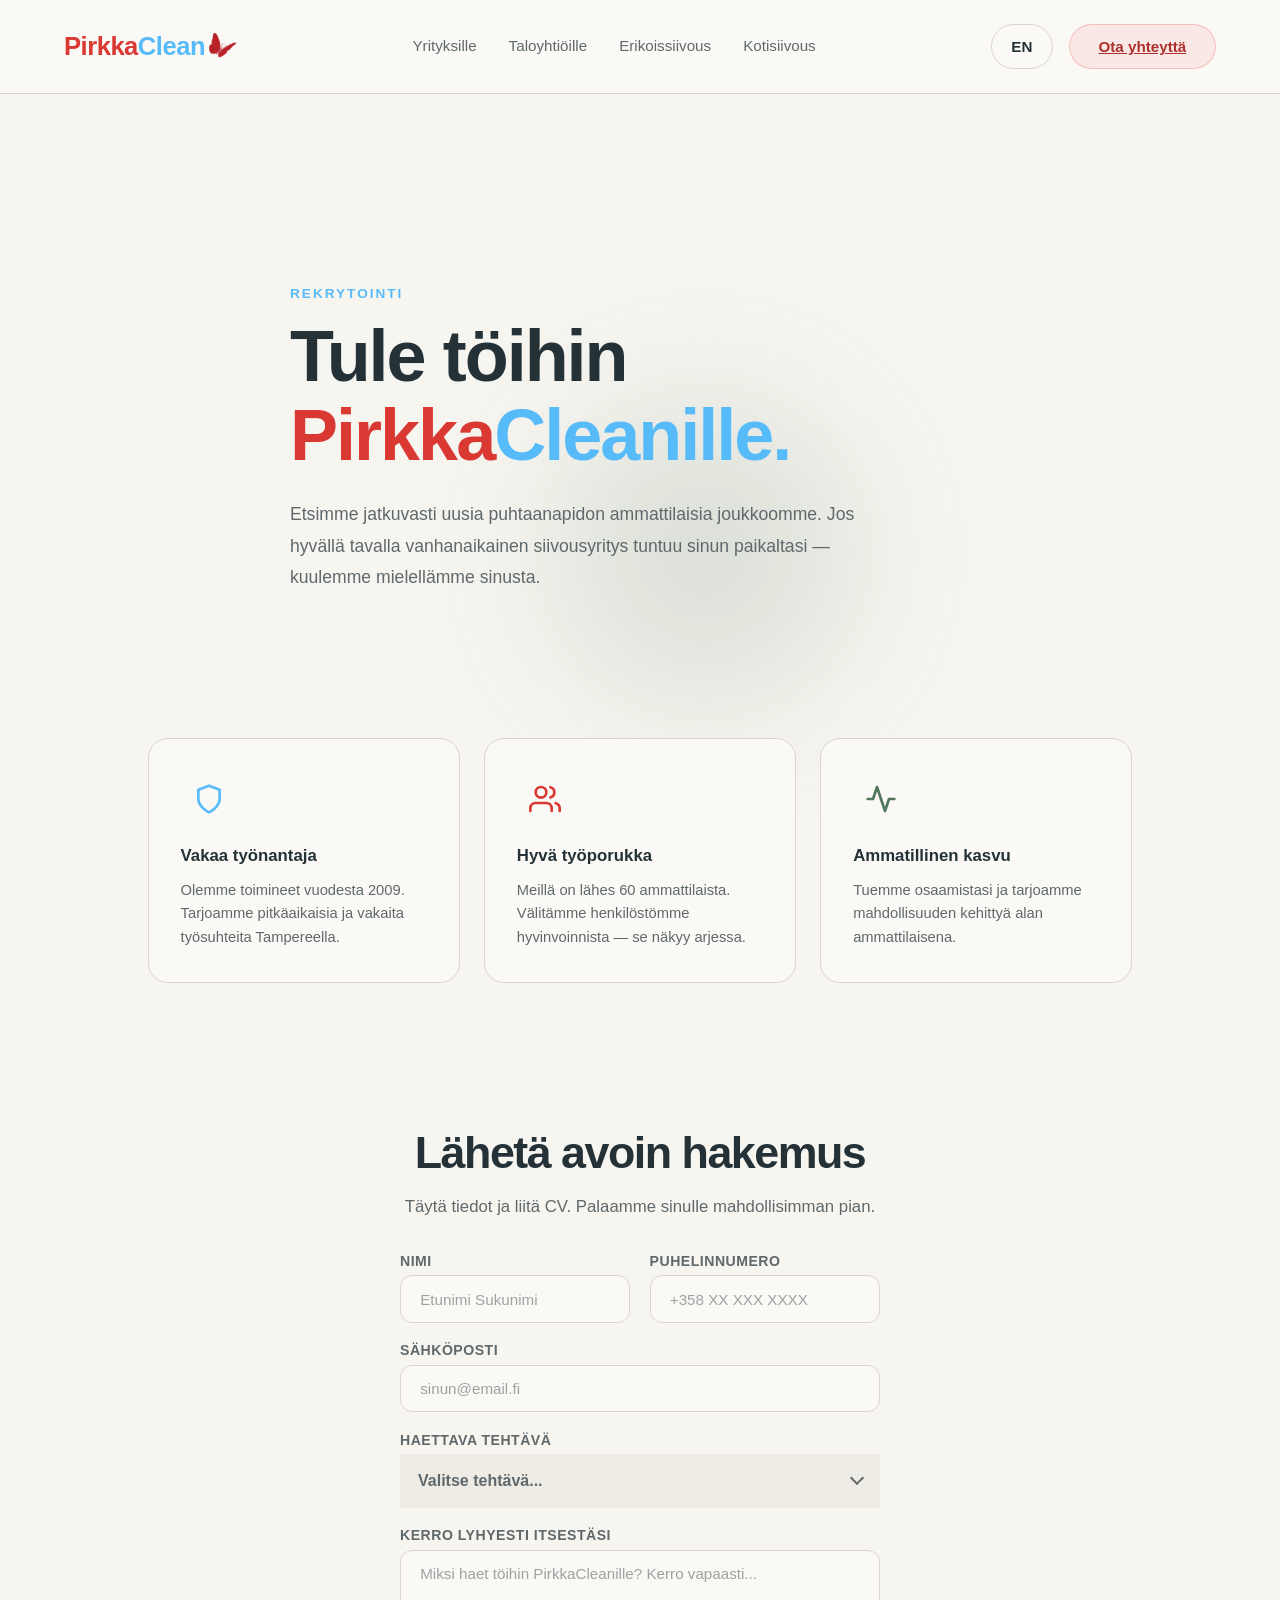
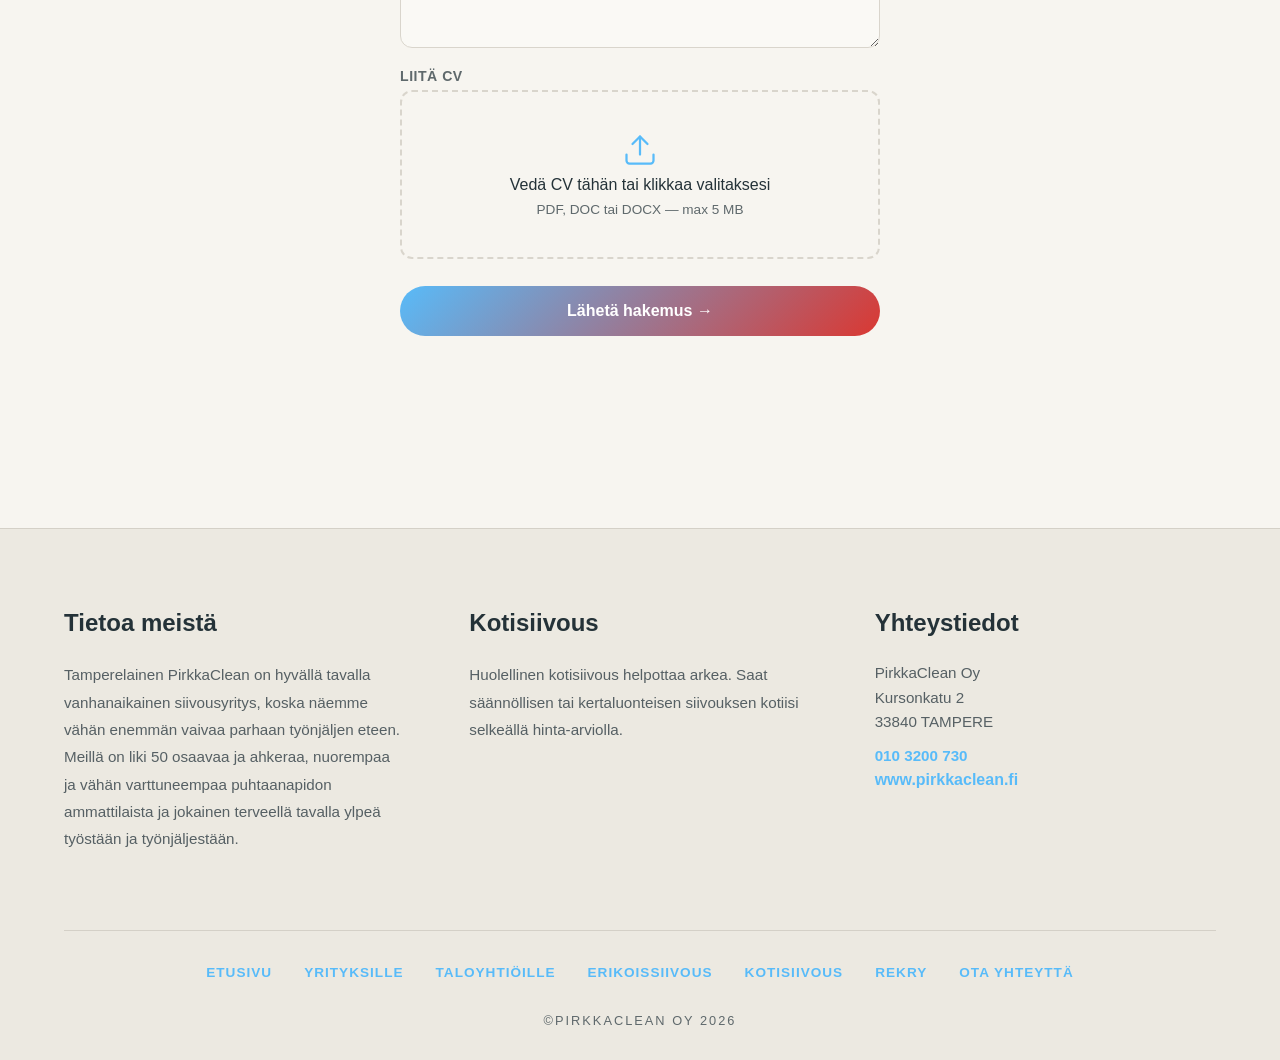
<file: rekry.html>
<!DOCTYPE html>
<html lang="en">
<head>
    <meta charset="UTF-8">
    <meta name="viewport" content="width=device-width, initial-scale=1.0">
    <title>PirkkaClean - Rekrytointi</title>
    <meta name="description" content="Tule töihin PirkkaCleanille. Etsimme ahkeria ja ylpeitä puhtaanapidon ammattilaisia Tampereelle.">
    <link rel="icon" href="favicon.svg" type="image/svg+xml">
    <link rel="stylesheet" href="styles.css">
</head>
<body>
    <div class="background-elements">
        <div class="blob blob-1"></div>
        <div class="blob blob-2"></div>
        <div class="blob blob-3"></div>
    </div>

    <nav class="glass-nav">
        <a href="index.html" class="logo">
            <span class="logo-text">
                <span class="pirkka-text">Pirkka</span><span class="clean-text">Clean</span>
            </span>
            <span class="logo-dot"></span>
        </a>
        <ul class="nav-links" id="primary-navigation">
            <li><a href="yrityksille.html" data-i18n="nav_business">Yrityksille</a></li>
            <li><a href="taloyhtioille.html" data-i18n="nav_housing">Taloyhtiöille</a></li>
            <li><a href="erikoissiivous.html" data-i18n="nav_special">Erikoissiivous</a></li>
            <li><a href="kotisiivous.html" data-i18n="nav_home_cleaning">Kotisiivous</a></li>
        </ul>
        <div class="nav-actions">
            <button class="menu-toggle" type="button" aria-expanded="false" aria-controls="primary-navigation" aria-label="Avaa valikko"><span></span><span></span><span></span></button>
            <button class="lang-toggle" id="lang-btn" type="button">EN</button>
            <a href="yhteystiedot.html" class="cta-btn" data-i18n="nav_contact">Ota yhteyttä</a>
        </div>
    </nav>

    <div class="page-sections">

        <!-- Hero -->
        <section class="rekry-hero animate-up">
            <div class="rekry-hero-inner">
                <p class="about-label" data-i18n="rekry_label">Rekrytointi</p>
                <h1 class="rekry-title" data-i18n="rekry_title">
                    Tule töihin <span class="pirkka-text">Pirkka</span><span class="clean-text">Cleanille.</span>
                </h1>
                <p class="rekry-desc" data-i18n="rekry_desc">
                    Etsimme jatkuvasti uusia puhtaanapidon ammattilaisia joukkoomme. Jos hyvällä tavalla vanhanaikainen siivousyritys tuntuu sinun paikaltasi — kuulemme mielellämme sinusta.
                </p>
            </div>
        </section>

        <!-- Why us -->
        <section class="rekry-benefits animate-up">
            <div class="promise-grid">
                <div class="promise-card">
                    <div class="promise-icon">
                        <svg width="32" height="32" viewBox="0 0 24 24" fill="none" stroke="var(--pirkka-blue)" stroke-width="2" stroke-linecap="round" stroke-linejoin="round">
                            <path d="M12 22s8-4 8-10V5l-8-3-8 3v7c0 6 8 10 8 10z"></path>
                        </svg>
                    </div>
                    <h3 data-i18n="rekry_benefit1_title">Vakaa työnantaja</h3>
                    <p data-i18n="rekry_benefit1_desc">Olemme toimineet vuodesta 2009. Tarjoamme pitkäaikaisia ja vakaita työsuhteita Tampereella.</p>
                </div>
                <div class="promise-card">
                    <div class="promise-icon">
                        <svg width="32" height="32" viewBox="0 0 24 24" fill="none" stroke="var(--pirkka-red)" stroke-width="2" stroke-linecap="round" stroke-linejoin="round">
                            <path d="M17 21v-2a4 4 0 0 0-4-4H5a4 4 0 0 0-4 4v2"></path>
                            <circle cx="9" cy="7" r="4"></circle>
                            <path d="M23 21v-2a4 4 0 0 0-3-3.87"></path>
                            <path d="M16 3.13a4 4 0 0 1 0 7.75"></path>
                        </svg>
                    </div>
                    <h3 data-i18n="rekry_benefit2_title">Hyvä työporukka</h3>
                    <p data-i18n="rekry_benefit2_desc">Meillä on lähes 60 ammattilaista. Välitämme henkilöstömme hyvinvoinnista — se näkyy arjessa.</p>
                </div>
                <div class="promise-card">
                    <div class="promise-icon">
                        <svg width="32" height="32" viewBox="0 0 24 24" fill="none" stroke="var(--pirkka-green)" stroke-width="2" stroke-linecap="round" stroke-linejoin="round">
                            <polyline points="22 12 18 12 15 21 9 3 6 12 2 12"></polyline>
                        </svg>
                    </div>
                    <h3 data-i18n="rekry_benefit3_title">Ammatillinen kasvu</h3>
                    <p data-i18n="rekry_benefit3_desc">Tuemme osaamistasi ja tarjoamme mahdollisuuden kehittyä alan ammattilaisena.</p>
                </div>
            </div>
        </section>

        <!-- Application Form -->
        <section class="contact-form-section animate-up">
            <div class="contact-form-wrap">
                <h2 class="section-title text-center" data-i18n="rekry_form_title">Lähetä avoin hakemus</h2>
                <p class="section-desc text-center" style="margin-bottom: 2rem;" data-i18n="rekry_form_desc">Täytä tiedot ja liitä CV. Palaamme sinulle mahdollisimman pian.</p>

                <form class="contact-form" onsubmit="handleRekrySubmit(event)" enctype="multipart/form-data">
                    <div class="form-row">
                        <div class="form-group">
                            <label data-i18n="rekry_field_name">Nimi</label>
                            <input type="text" placeholder="Etunimi Sukunimi" required>
                        </div>
                        <div class="form-group">
                            <label data-i18n="rekry_field_phone">Puhelinnumero</label>
                            <input type="tel" placeholder="+358 XX XXX XXXX" required>
                        </div>
                    </div>
                    <div class="form-group">
                        <label data-i18n="rekry_field_email">Sähköposti</label>
                        <input type="email" placeholder="sinun@email.fi" required>
                    </div>
                    <div class="form-group">
                        <label data-i18n="rekry_field_position">Haettava tehtävä</label>
                        <select class="rekry-select" required>
                            <option value="" disabled selected data-i18n="rekry_position_placeholder">Valitse tehtävä...</option>
                            <option data-i18n="rekry_pos1">Siivoustyöntekijä</option>
                            <option data-i18n="rekry_pos2">Erikoissiivooja</option>
                            <option data-i18n="rekry_pos3">Tiiminvetäjä</option>
                            <option data-i18n="rekry_pos4">Muu / Avoin hakemus</option>
                        </select>
                    </div>
                    <div class="form-group">
                        <label data-i18n="rekry_field_message">Kerro lyhyesti itsestäsi <span style="opacity:0.5; font-weight:400;" data-i18n="rekry_optional">(valinnainen)</span></label>
                        <textarea rows="4" placeholder="Miksi haet töihin PirkkaCleanille? Kerro vapaasti..."></textarea>
                    </div>
                    <div class="form-group">
                        <label data-i18n="rekry_field_cv">Liitä CV</label>
                        <div class="cv-upload-area" id="cv-upload-area">
                            <svg width="36" height="36" viewBox="0 0 24 24" fill="none" stroke="var(--pirkka-blue)" stroke-width="1.5" stroke-linecap="round" stroke-linejoin="round">
                                <path d="M21 15v4a2 2 0 0 1-2 2H5a2 2 0 0 1-2-2v-4"></path>
                                <polyline points="17 8 12 3 7 8"></polyline>
                                <line x1="12" y1="3" x2="12" y2="15"></line>
                            </svg>
                            <p class="cv-upload-text" data-i18n="rekry_cv_drag">Vedä CV tähän tai klikkaa valitaksesi</p>
                            <p class="cv-upload-hint" data-i18n="rekry_cv_hint">PDF, DOC tai DOCX — max 5 MB</p>
                            <input type="file" id="cv-file" accept=".pdf,.doc,.docx" style="position:absolute;inset:0;opacity:0;cursor:pointer;" onchange="handleFileSelect(this)">
                        </div>
                        <p class="cv-file-name" id="cv-file-name" style="display:none; margin-top:0.5rem; color:var(--pirkka-blue); font-size:0.9rem;"></p>
                    </div>
                    <button type="submit" class="contact-cta-btn" style="border:none;width:100%;justify-content:center;display:flex;" data-i18n="rekry_submit">Lähetä hakemus →</button>
                    <p class="form-success" id="rekry-success" style="display:none; text-align:center; color:var(--pirkka-blue); margin-top:1rem;" data-i18n="rekry_success_msg">Kiitos hakemuksesta! Olemme yhteydessä pian.</p>
                </form>
            </div>
        </section>

    </div>

    <footer class="site-footer">
        <div class="footer-grid">
            <div class="footer-column">
                <a href="arvot.html" class="footer-heading-link"><h3 data-i18n="footer_about_title">Tietoa meistä</h3></a>
                <p data-i18n="footer_about_text">Tamperelainen PirkkaClean on hyvällä tavalla vanhanaikainen siivousyritys, koska näemme vähän enemmän vaivaa parhaan työnjäljen eteen. Meillä on liki 50 osaavaa ja ahkeraa, nuorempaa ja vähän varttuneempaa puhtaanapidon ammattilaista ja jokainen terveellä tavalla ylpeä työstään ja työnjäljestään.</p>
            </div>
            <div class="footer-column">
                <a href="kotisiivous.html" class="footer-heading-link"><h3 data-i18n="nav_home_cleaning">Kotisiivous</h3></a>
                <p data-i18n="footer_home_cleaning_text">Huolellinen kotisiivous helpottaa arkea. Saat säännöllisen tai kertaluonteisen siivouksen kotiisi selkeällä hinta-arviolla.</p>
            </div>
            <div class="footer-column">
                <h3 data-i18n="footer_contact_title">Yhteystiedot</h3>
                <a href="https://maps.google.com/?q=Kursonkatu+2,+33840+Tampere" target="_blank" class="footer-address-link">
                    <p>PirkkaClean Oy</p>
                    <p>Kursonkatu 2</p>
                    <p>33840 TAMPERE</p>
                </a>
                <p><a href="tel:0103200730" class="footer-link-highlight">010 3200 730</a></p>
                <a href="https://www.pirkkaclean.fi" target="_blank" class="footer-link-highlight">www.pirkkaclean.fi</a>
            </div>
        </div>

        <div class="footer-bottom">
            <ul class="footer-nav">
                <li><a href="index.html" data-i18n="nav_home">ETUSIVU</a></li>
                <li><a href="yrityksille.html" data-i18n="nav_business">YRITYKSILLE</a></li>
                <li><a href="taloyhtioille.html" data-i18n="nav_housing">TALOYHTIÖILLE</a></li>
                <li><a href="erikoissiivous.html" data-i18n="nav_special">ERIKOISSIIVOUS</a></li>
                <li><a href="kotisiivous.html" data-i18n="nav_home_cleaning">KOTISIIVOUS</a></li>
                <li><a href="rekry.html" data-i18n="nav_rekry">REKRY</a></li>
                <li><a href="yhteystiedot.html" data-i18n="nav_contact">YHTEYSTIEDOT</a></li>
            </ul>
            <p class="copyright">©PIRKKACLEAN OY 2026</p>
        </div>
    </footer>

    <script src="script.js" defer></script>
</body>
</html>
</file>
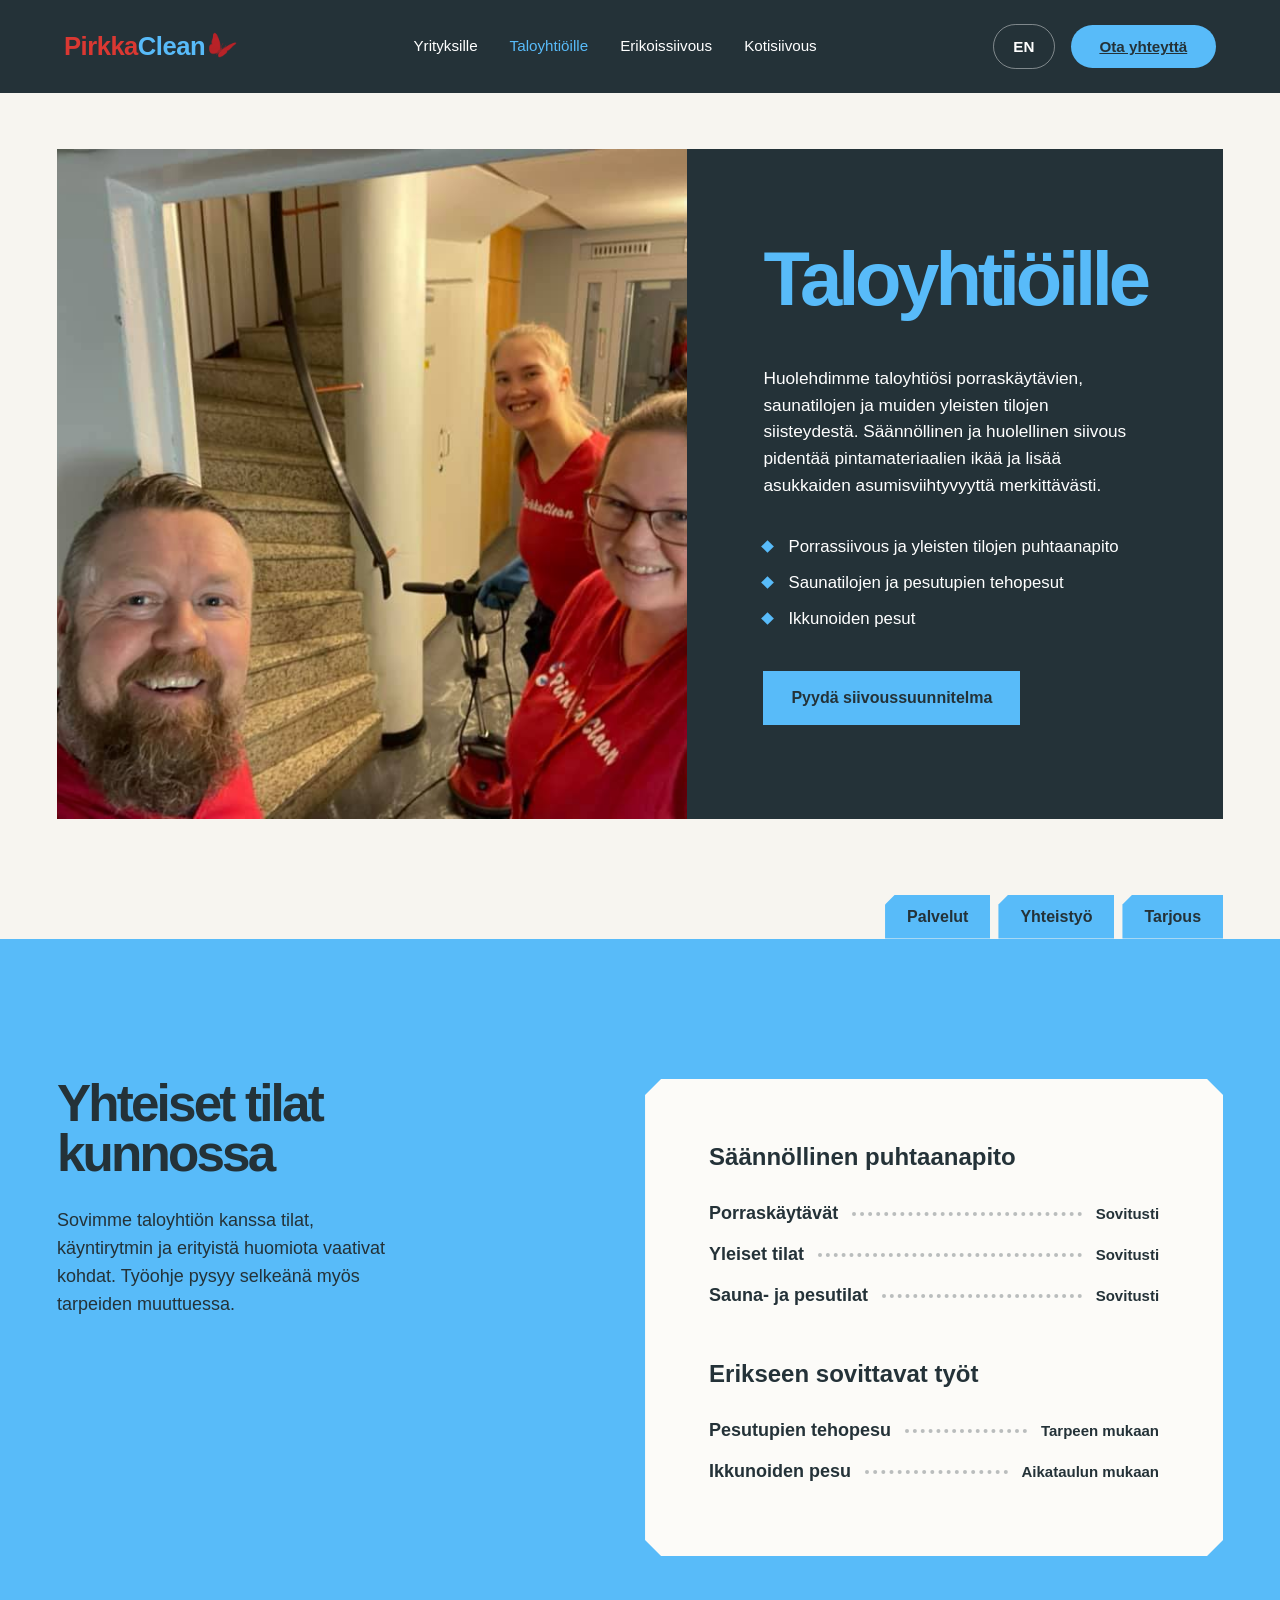
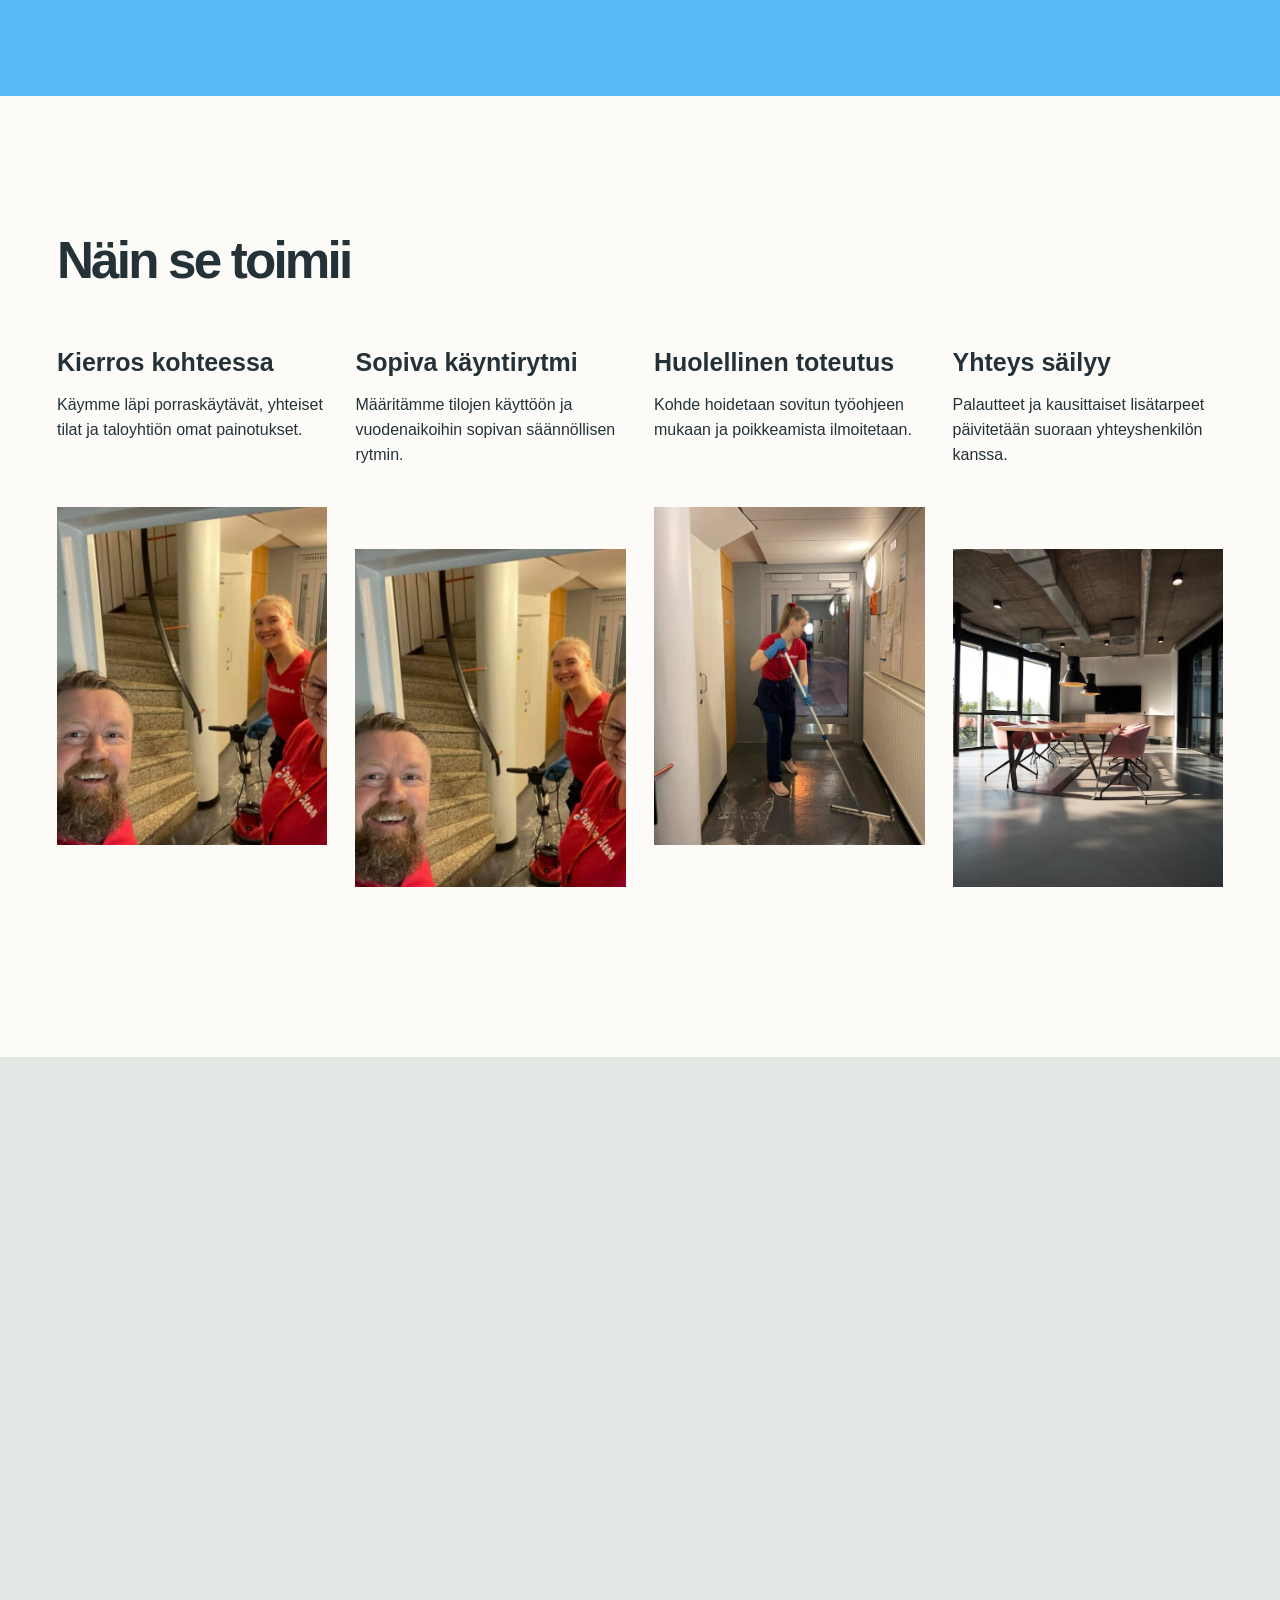
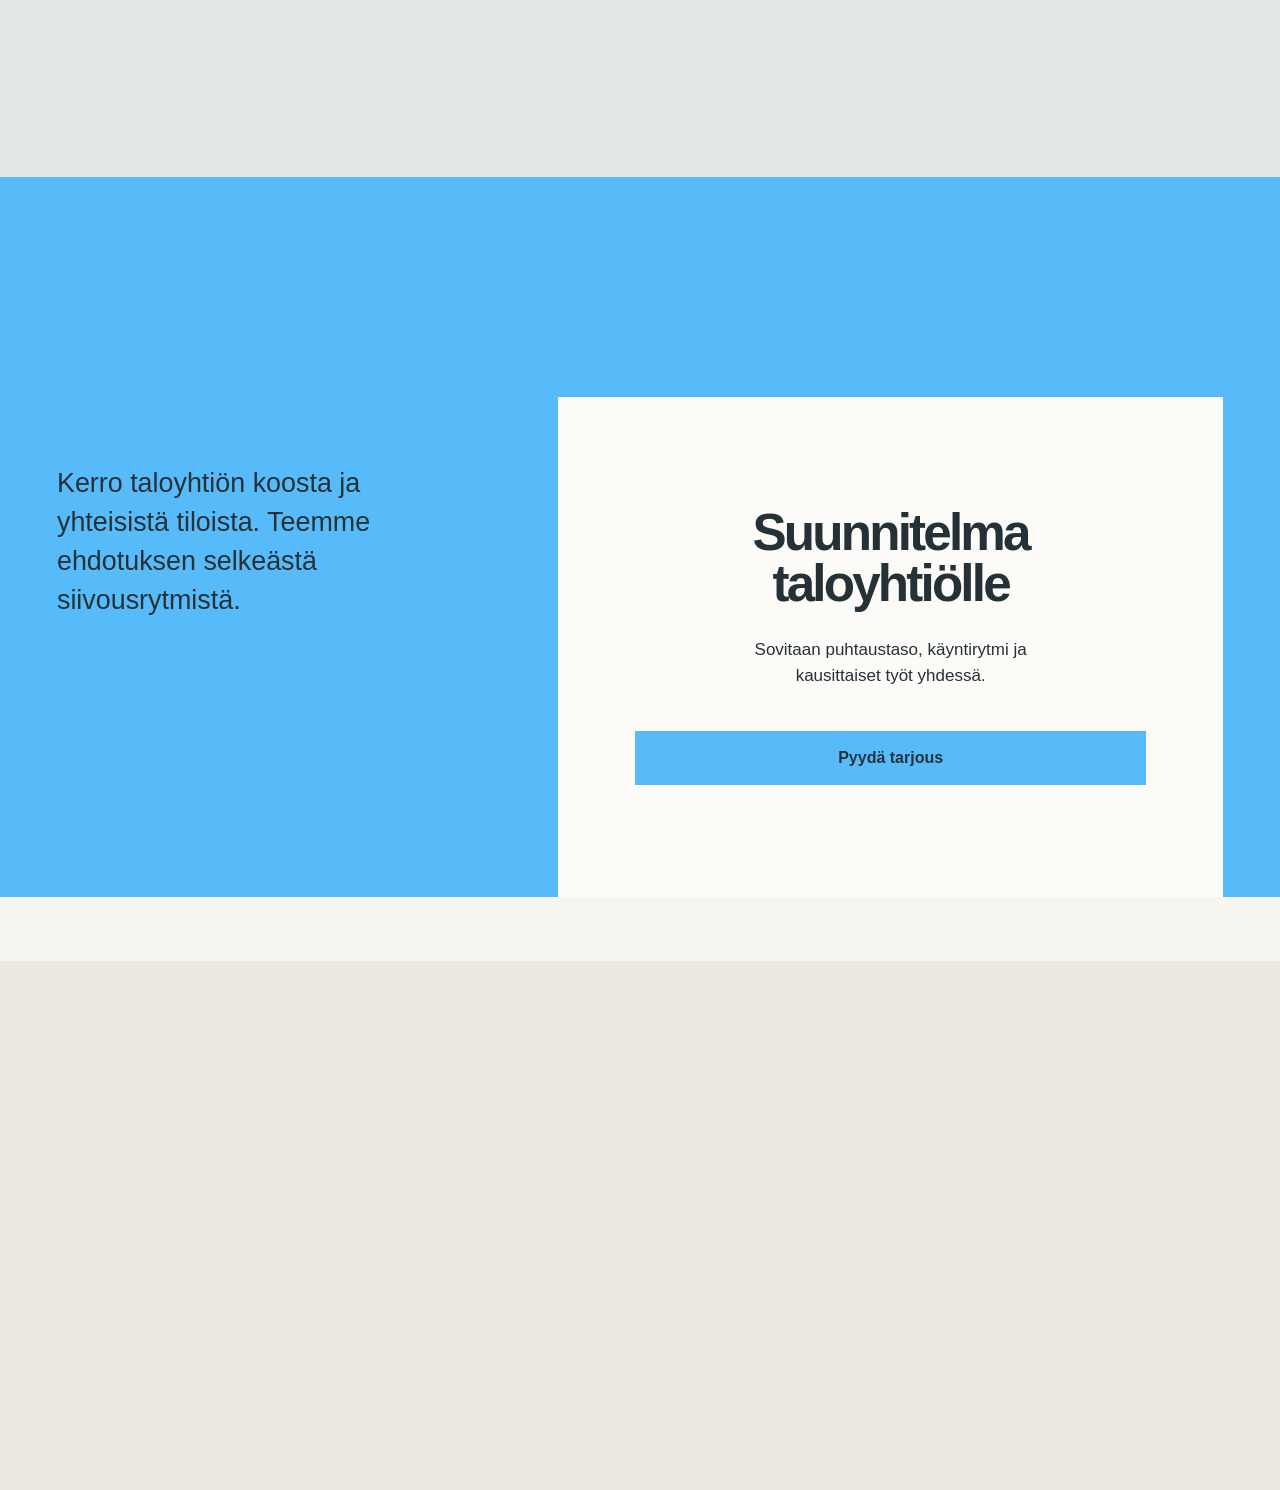
<file: taloyhtioille.html>
<!DOCTYPE html>
<html lang="fi">
<head>
    <meta charset="UTF-8">
    <meta name="viewport" content="width=device-width, initial-scale=1.0">
    <title>PirkkaClean - Taloyhtioille</title>
    <meta name="description" content="Tamperelainen PirkkaClean on hyvällä tavalla vanhanaikainen siivousyritys. Näemme vähän enemmän vaivaa parhaan työnjäljen eteen.">
    <link rel="icon" href="favicon.svg" type="image/svg+xml">
    <link rel="stylesheet" href="styles.css">
    <link rel="stylesheet" href="service-landing.css">
</head>
<body class="service-page service-housing">
    <div class="background-elements">
        <div class="blob blob-1"></div>
        <div class="blob blob-2"></div>
        <div class="blob blob-3"></div>
    </div>
    
    <nav class="glass-nav">
        <a href="index.html" class="logo">
            <span class="logo-text">
                <span class="pirkka-text">Pirkka</span><span class="clean-text">Clean</span>
            </span>
            <span class="logo-dot"></span>
        </a>
        <ul class="nav-links" id="primary-navigation">
            <li><a href="yrityksille.html" data-i18n="nav_business">Yrityksille</a></li>
            <li><a href="taloyhtioille.html" aria-current="page" data-i18n="nav_housing">Taloyhtiöille</a></li>
            <li><a href="erikoissiivous.html" data-i18n="nav_special">Erikoissiivous</a></li>
            <li><a href="kotisiivous.html" data-i18n="nav_home_cleaning">Kotisiivous</a></li>
        </ul>
        <div class="nav-actions">
            <button class="menu-toggle" type="button" aria-expanded="false" aria-controls="primary-navigation" aria-label="Avaa valikko"><span></span><span></span><span></span></button>
            <button class="lang-toggle" id="lang-btn" type="button">EN</button>
            <a href="yhteystiedot.html" class="cta-btn" data-i18n="nav_contact">Ota yhteyttä</a>
        </div>
    </nav>

    
    <main class="service-landing">
        <section class="service-hero animate-up" id="taloyhtioille">
            <div class="service-hero-sheet">
                <div class="service-hero-media"><img src="images/stair-cleaning.jpg" width="960" height="720" loading="eager" fetchpriority="high" decoding="async" alt="PirkkaCleanin ammattilainen siivoamassa porraskäytävää"></div>
                <div class="service-hero-copy">
                    <h1 class="section-title" data-i18n="section_housing_title">Taloyhtiöille</h1>
                    <p class="section-desc" data-i18n="section_housing_desc">Huolehdimme taloyhtiösi porraskäytävien, saunatilojen ja muiden yleisten tilojen siisteydestä. Säännöllinen ja huolellinen siivous pidentää pintamateriaalien ikää ja lisää asukkaiden asumisviihtyvyyttä merkittävästi.</p>
                    <ul class="feature-list">
                        <li data-i18n="section_housing_list1">Porrassiivous ja yleisten tilojen puhtaanapito</li>
                        <li data-i18n="section_housing_list2">Saunatilojen ja pesutupien tehopesut</li>
                        <li data-i18n="section_housing_list3">Ikkunoiden pesut</li>
                    </ul>
                    <a class="service-primary-action" href="yhteystiedot.html#yhteydenotto" data-i18n="housing_hero_cta">Pyydä siivoussuunnitelma</a>
                </div>
            </div>
        </section>

        <nav class="service-folder-tabs" aria-label="Sivun osiot">
            <a href="#palvelut" data-i18n="landing_tab_services">Palvelut</a>
            <a href="#yhteistyo" data-i18n="landing_tab_process">Yhteistyö</a>
            <a href="#tarjous" data-i18n="landing_tab_contact">Tarjous</a>
        </nav>

        <section class="service-scope" id="palvelut">
            <div class="service-scope-layout">
                <div>
                    <h2 data-i18n="housing_scope_title">Yhteiset tilat kunnossa</h2>
                    <p class="service-scope-intro" data-i18n="housing_scope_intro">Sovimme taloyhtiön kanssa tilat, käyntirytmin ja erityistä huomiota vaativat kohdat. Työohje pysyy selkeänä myös tarpeiden muuttuessa.</p>
                </div>
                <div class="service-scope-sheet">
                    <div class="service-menu-group">
                        <h3 data-i18n="housing_scope_group1">Säännöllinen puhtaanapito</h3>
                        <ul class="service-menu-list">
                            <li><span data-i18n="housing_scope_item1">Porraskäytävät</span><small data-i18n="landing_scope_agreed">Sovitusti</small></li>
                            <li><span data-i18n="housing_scope_item2">Yleiset tilat</span><small data-i18n="landing_scope_agreed">Sovitusti</small></li>
                            <li><span data-i18n="housing_scope_item3">Sauna- ja pesutilat</span><small data-i18n="landing_scope_agreed">Sovitusti</small></li>
                        </ul>
                    </div>
                    <div class="service-menu-group">
                        <h3 data-i18n="housing_scope_group2">Erikseen sovittavat työt</h3>
                        <ul class="service-menu-list">
                            <li><span data-i18n="housing_scope_item4">Pesutupien tehopesu</span><small data-i18n="landing_scope_need">Tarpeen mukaan</small></li>
                            <li><span data-i18n="housing_scope_item5">Ikkunoiden pesu</span><small data-i18n="landing_scope_schedule">Aikataulun mukaan</small></li>
                        </ul>
                    </div>
                </div>
            </div>
        </section>

        <section class="service-process" id="yhteistyo">
            <div class="service-process-head">
                <h2 data-i18n="landing_process_title">Näin yhteistyö toimii</h2>
                <div class="service-process-controls" aria-label="Selaa vaiheita">
                    <button type="button" data-service-scroll="prev" aria-label="Edellinen vaihe">←</button>
                    <button type="button" data-service-scroll="next" aria-label="Seuraava vaihe">→</button>
                </div>
            </div>
            <div class="service-process-track">
                <article class="service-moment">
                    <h3 data-i18n="housing_process1_title">Kierros kohteessa</h3>
                    <p data-i18n="housing_process1_text">Käymme läpi porraskäytävät, yhteiset tilat ja taloyhtiön omat painotukset.</p>
                    <img src="images/stair-cleaning.jpg" alt="Porraskäytävän siivous" loading="lazy">
                </article>
                <article class="service-moment">
                    <h3 data-i18n="housing_process2_title">Sopiva käyntirytmi</h3>
                    <p data-i18n="housing_process2_text">Määritämme tilojen käyttöön ja vuodenaikoihin sopivan säännöllisen rytmin.</p>
                    <img src="images/PK Photo.jpg" alt="PirkkaCleanin työntekijöitä" loading="lazy">
                </article>
                <article class="service-moment">
                    <h3 data-i18n="housing_process3_title">Huolellinen toteutus</h3>
                    <p data-i18n="housing_process3_text">Kohde hoidetaan sovitun työohjeen mukaan ja poikkeamista ilmoitetaan.</p>
                    <img src="images/Deep_Cleaning.jpg" alt="Perusteellinen tilojen puhdistus" loading="lazy">
                </article>
                <article class="service-moment">
                    <h3 data-i18n="housing_process4_title">Yhteys säilyy</h3>
                    <p data-i18n="housing_process4_text">Palautteet ja kausittaiset lisätarpeet päivitetään suoraan yhteyshenkilön kanssa.</p>
                    <img src="images/business-cleaning.jpg" alt="PirkkaCleanin siivooja työssä" loading="lazy">
                </article>
            </div>
        </section>

        <section class="service-proof">
            <div class="service-proof-image"><img src="images/PK Photo.jpg" alt="PirkkaCleanin henkilöstöä" loading="lazy"></div>
            <div class="service-proof-copy">
                <h2 data-i18n="housing_proof_title">Siisteys näkyy arjessa</h2>
                <p data-i18n="housing_proof_text">Säännöllinen työ pitää yhteiset tilat viihtyisinä ja auttaa pintamateriaaleja kestämään käytössä pidempään.</p>
                <div class="service-facts">
                    <div class="service-fact"><strong data-i18n="housing_fact1_value">Tampere</strong><span data-i18n="housing_fact1_text">ja ympäristökunnat</span></div>
                    <div class="service-fact"><strong data-i18n="housing_fact2_value">Sovittu</strong><span data-i18n="housing_fact2_text">työohje ja yhteyshenkilö</span></div>
                </div>
            </div>
        </section>

        <section class="service-contact" id="tarjous">
            <p class="service-contact-note" data-i18n="housing_contact_note">Kerro taloyhtiön koosta ja yhteisistä tiloista. Teemme ehdotuksen selkeästä siivousrytmistä.</p>
            <div class="service-reply-card">
                <h2 data-i18n="housing_contact_title">Suunnitelma taloyhtiölle</h2>
                <p data-i18n="housing_contact_text">Sovitaan puhtaustaso, käyntirytmi ja kausittaiset työt yhdessä.</p>
                <a class="service-primary-action" href="yhteystiedot.html#yhteydenotto" data-i18n="housing_contact_cta">Pyydä tarjous</a>
            </div>
        </section>
    </main>



    <footer class="site-footer">
        <div class="footer-grid">
            <div class="footer-column">
                <a href="arvot.html" class="footer-heading-link"><h3 data-i18n="footer_about_title">Tietoa meistä</h3></a>
                <p data-i18n="footer_about_text">Tamperelainen PirkkaClean on hyvällä tavalla vanhanaikainen siivousyritys, koska näemme vähän enemmän vaivaa parhaan työnjäljen eteen. Meillä on liki 50 osaavaa ja ahkeraa, nuorempaa ja vähän varttuneempaa puhtaanapidon ammattilaista ja jokainen terveellä tavalla ylpeä työstään ja työnjäljestään.</p>
            </div>
            <div class="footer-column">
                <a href="kotisiivous.html" class="footer-heading-link"><h3 data-i18n="nav_home_cleaning">Kotisiivous</h3></a>
                <p data-i18n="footer_home_cleaning_text">Huolellinen kotisiivous helpottaa arkea. Saat säännöllisen tai kertaluonteisen siivouksen kotiisi selkeällä hinta-arviolla.</p>
            </div>
            <div class="footer-column">
                <h3 data-i18n="footer_contact_title">Yhteystiedot</h3>
                <a href="https://maps.google.com/?q=Kursonkatu+2,+33840+Tampere" target="_blank" class="footer-address-link">
                    <p>PirkkaClean Oy</p>
                    <p>Kursonkatu 2</p>
                    <p>33840 TAMPERE</p>
                </a>
                <p><a href="tel:0103200730" class="footer-link-highlight">010 3200 730</a></p>
                <a href="https://www.pirkkaclean.fi" target="_blank" class="footer-link-highlight">www.pirkkaclean.fi</a>
            </div>
        </div>
        
        <div class="footer-bottom">
            <ul class="footer-nav">
                <li><a href="index.html" data-i18n="nav_home">ETUSIVU</a></li>
                <li><a href="yrityksille.html" data-i18n="nav_business">YRITYKSILLE</a></li>
                <li><a href="taloyhtioille.html" data-i18n="nav_housing">TALOYHTIÖILLE</a></li>
                <li><a href="erikoissiivous.html" data-i18n="nav_special">ERIKOISSIIVOUS</a></li>
                <li><a href="kotisiivous.html" data-i18n="nav_home_cleaning">KOTISIIVOUS</a></li>
                <li><a href="rekry.html" data-i18n="nav_rekry">REKRY</a></li>
                <li><a href="yhteystiedot.html" data-i18n="nav_contact">YHTEYSTIEDOT</a></li>
            </ul>
            <p class="copyright">© PirkkaClean Oy 2026</p>
        </div>
    </footer>

    <script src="script.js" defer></script>
</body>
</html>
</file>
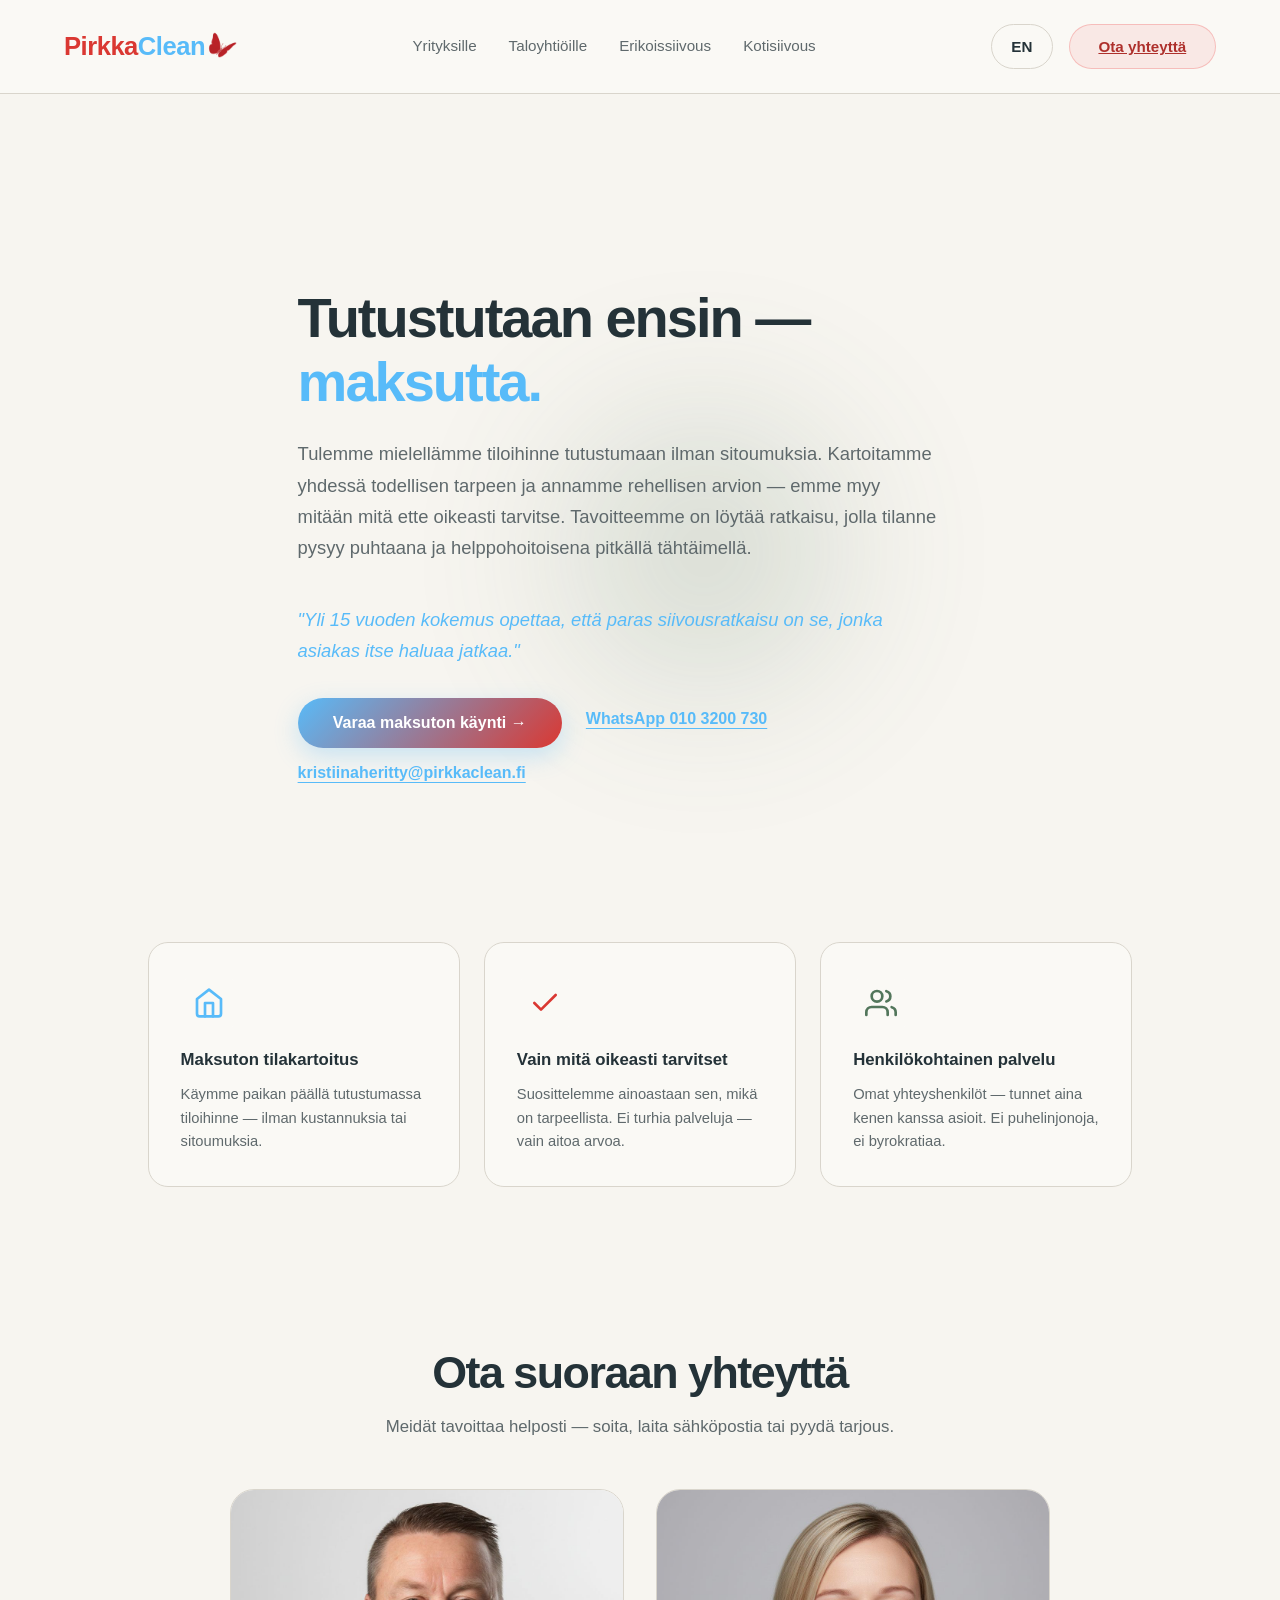
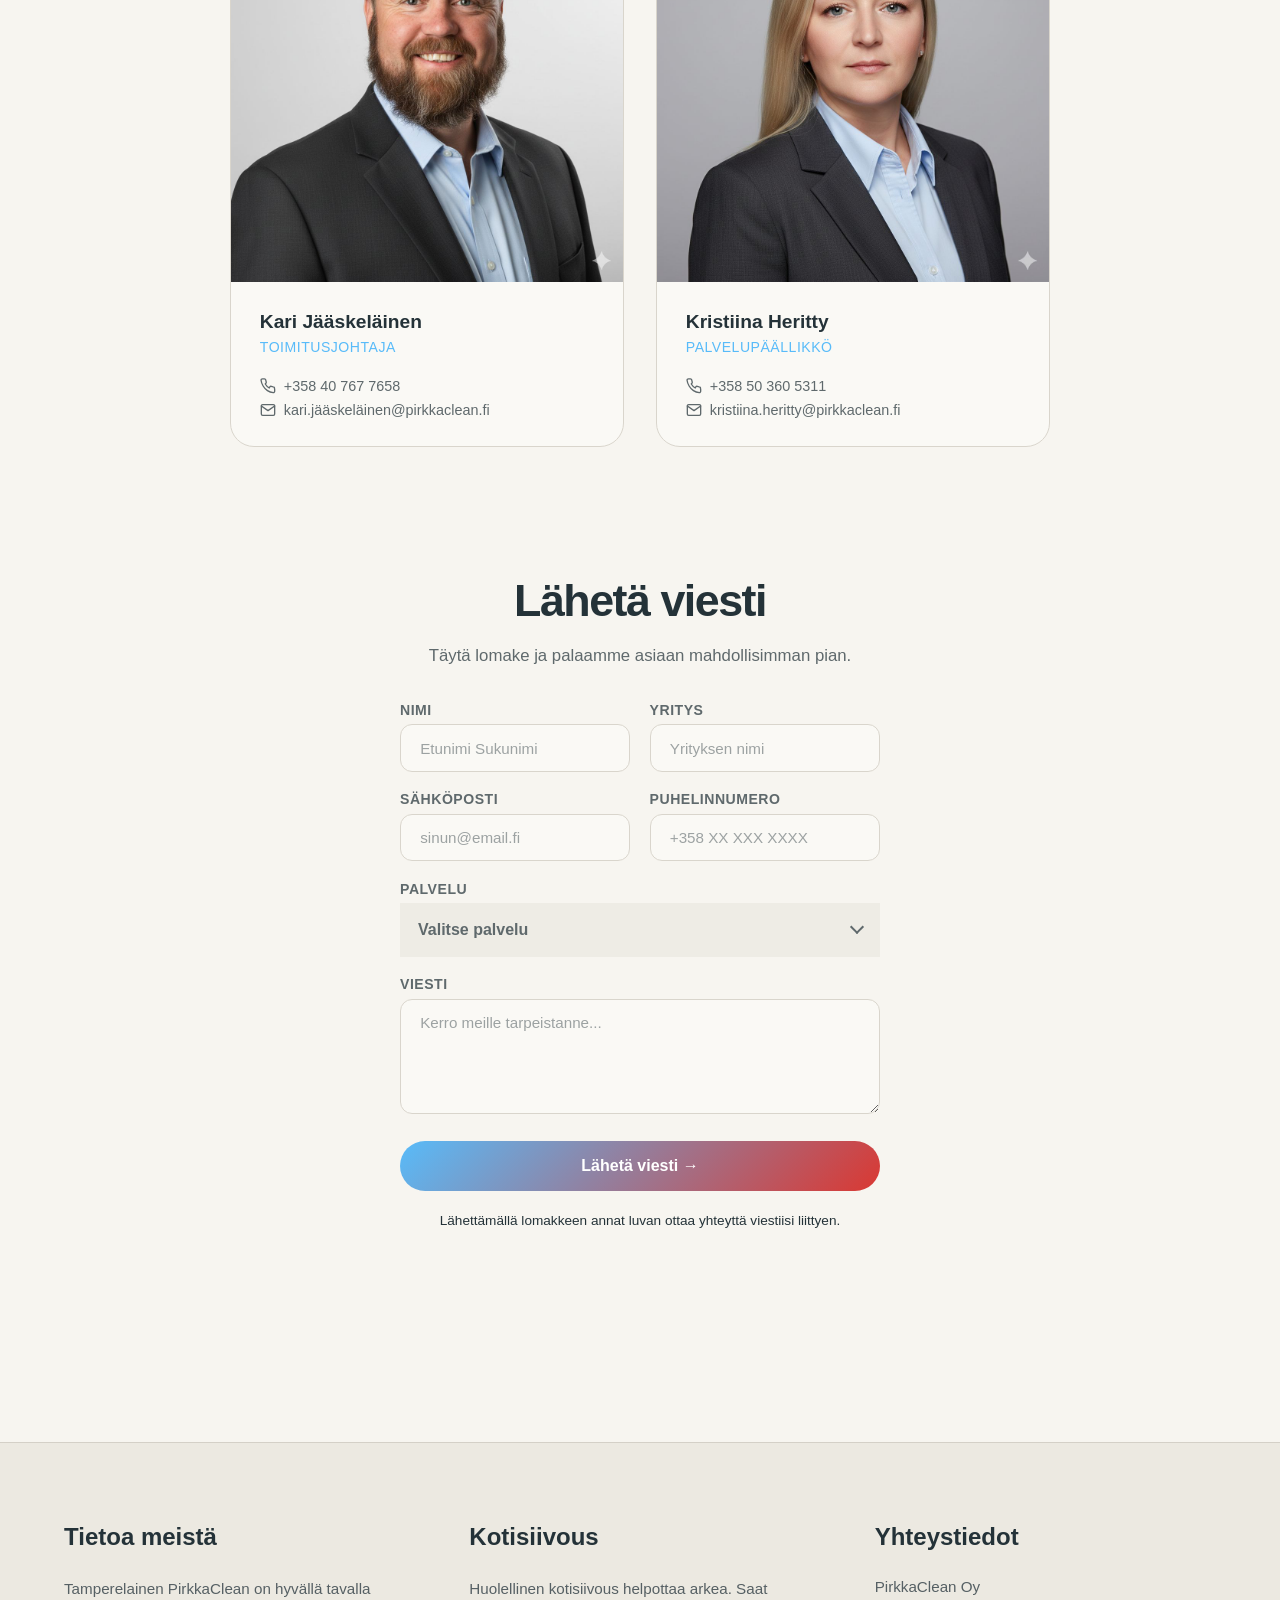
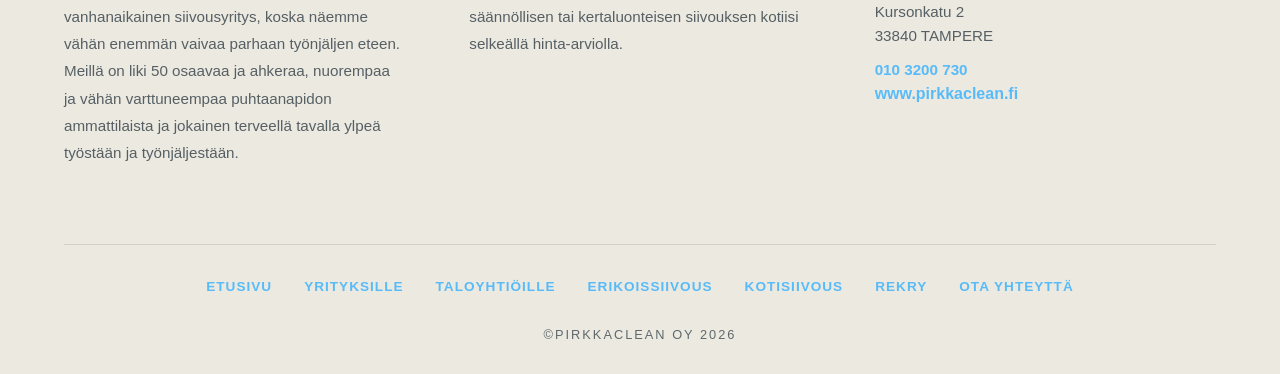
<file: yhteystiedot.html>
<!DOCTYPE html>
<html lang="fi">
<head>
    <meta charset="UTF-8">
    <meta name="viewport" content="width=device-width, initial-scale=1.0">
    <title>PirkkaClean - Yhteystiedot</title>
    <meta name="description" content="Ota yhteyttä PirkkaCleaniin. Tarjoamme maksuttoman käynnin tiloihinne ja rehelliset suositukset puhtaanapitoon.">
    <link rel="icon" href="favicon.svg" type="image/svg+xml">
    <link rel="stylesheet" href="styles.css">
</head>
<body>
    <div class="background-elements">
        <div class="blob blob-1"></div>
        <div class="blob blob-2"></div>
        <div class="blob blob-3"></div>
    </div>

    <nav class="glass-nav">
        <a href="index.html" class="logo">
            <span class="logo-text">
                <span class="pirkka-text">Pirkka</span><span class="clean-text">Clean</span>
            </span>
            <span class="logo-dot"></span>
        </a>
        <ul class="nav-links" id="primary-navigation">
            <li><a href="yrityksille.html" data-i18n="nav_business">Yrityksille</a></li>
            <li><a href="taloyhtioille.html" data-i18n="nav_housing">Taloyhtiöille</a></li>
            <li><a href="erikoissiivous.html" data-i18n="nav_special">Erikoissiivous</a></li>
            <li><a href="kotisiivous.html" data-i18n="nav_home_cleaning">Kotisiivous</a></li>
        </ul>
        <div class="nav-actions">
            <button class="menu-toggle" type="button" aria-expanded="false" aria-controls="primary-navigation" aria-label="Avaa valikko"><span></span><span></span><span></span></button>
            <button class="lang-toggle" id="lang-btn" type="button">EN</button>
            <a href="yhteystiedot.html" class="cta-btn" data-i18n="nav_contact">Ota yhteyttä</a>
        </div>
    </nav>

    <div class="page-sections">

        <!-- Hero / Trust Section -->
        <section class="contact-hero animate-up">
            <div class="contact-hero-inner">
                <h1 class="section-title" data-i18n="contact_hero_title">
                    Tutustutaan ensin —<br>
                    <span class="gradient-text">maksutta.</span>
                </h1>
                <p class="contact-hero-desc" data-i18n="contact_hero_desc">
                    Tulemme mielellämme tiloihinne tutustumaan ilman sitoumuksia. Kartoitamme yhdessä todellisen tarpeen ja annamme rehellisen arvion — emme myy mitään mitä ette oikeasti tarvitse. Tavoitteemme on löytää ratkaisu, jolla tilanne pysyy puhtaana ja helppohoitoisena pitkällä tähtäimellä.
                </p>
                <p class="contact-hero-desc" data-i18n="contact_hero_desc2" style="margin-top:1rem; font-style: italic; color: var(--pirkka-blue);">
                    "Yli 15 vuoden kokemus opettaa, että paras siivousratkaisu on se, jonka asiakas itse haluaa jatkaa."
                </p>
                <div class="contact-quick-actions">
                    <a href="#yhteydenotto" class="primary-btn pulse-hover contact-cta-btn" data-i18n="contact_cta">Varaa maksuton käynti →</a>
                    <a href="https://wa.me/358103200730" class="contact-whatsapp-link" target="_blank" rel="noreferrer">WhatsApp 010 3200 730</a>
                    <a href="mailto:kristiinaheritty@pirkkaclean.fi" class="contact-email-link">kristiinaheritty@pirkkaclean.fi</a>
                </div>
            </div>
        </section>

        <!-- Free Visit Promise -->
        <section class="contact-promise animate-up">
            <div class="promise-grid">
                <div class="promise-card">
                    <div class="promise-icon">
                        <svg width="32" height="32" viewBox="0 0 24 24" fill="none" stroke="var(--pirkka-blue)" stroke-width="2" stroke-linecap="round" stroke-linejoin="round">
                            <path d="M3 9l9-7 9 7v11a2 2 0 0 1-2 2H5a2 2 0 0 1-2-2z"></path>
                            <polyline points="9 22 9 12 15 12 15 22"></polyline>
                        </svg>
                    </div>
                    <h3 data-i18n="promise1_title">Maksuton tilakartoitus</h3>
                    <p data-i18n="promise1_desc">Käymme paikan päällä tutustumassa tiloihinne — ilman kustannuksia tai sitoumuksia.</p>
                </div>
                <div class="promise-card">
                    <div class="promise-icon">
                        <svg width="32" height="32" viewBox="0 0 24 24" fill="none" stroke="var(--pirkka-red)" stroke-width="2" stroke-linecap="round" stroke-linejoin="round">
                            <polyline points="20 6 9 17 4 12"></polyline>
                        </svg>
                    </div>
                    <h3 data-i18n="promise2_title">Vain mitä oikeasti tarvitset</h3>
                    <p data-i18n="promise2_desc">Suosittelemme ainoastaan sen, mikä on tarpeellista. Ei turhia palveluja — vain aitoa arvoa.</p>
                </div>
                <div class="promise-card">
                    <div class="promise-icon">
                        <svg width="32" height="32" viewBox="0 0 24 24" fill="none" stroke="var(--pirkka-green)" stroke-width="2" stroke-linecap="round" stroke-linejoin="round">
                            <path d="M17 21v-2a4 4 0 0 0-4-4H5a4 4 0 0 0-4 4v2"></path>
                            <circle cx="9" cy="7" r="4"></circle>
                            <path d="M23 21v-2a4 4 0 0 0-3-3.87"></path>
                            <path d="M16 3.13a4 4 0 0 1 0 7.75"></path>
                        </svg>
                    </div>
                    <h3 data-i18n="promise3_title">Henkilökohtainen palvelu</h3>
                    <p data-i18n="promise3_desc">Omat yhteyshenkilöt — tunnet aina kenen kanssa asioit. Ei puhelinjonoja, ei byrokratiaa.</p>
                </div>
            </div>
        </section>

        <!-- Team Section -->
        <section class="contact-team animate-up">
            <h2 class="section-title text-center" data-i18n="team_title">Ota suoraan yhteyttä</h2>
            <p class="section-desc text-center" style="margin-bottom: 3rem;" data-i18n="team_desc">Meidät tavoittaa helposti — soita, laita sähköpostia tai pyydä tarjous.</p>

            <div class="team-cards">

                <div class="team-card">
                    <div class="team-photo-wrap">
                        <img src="images/kari-jaaskelainen.jpg" width="1024" height="1024" loading="lazy" decoding="async" alt="Kari Jääskeläinen" class="team-photo" onerror="this.style.display='none'; this.nextElementSibling.style.display='flex'">
                        <div class="team-photo-placeholder" style="display:none">KJ</div>
                    </div>
                    <div class="team-info">
                        <h3 class="team-name">Kari Jääskeläinen</h3>
                        <p class="team-title" data-i18n="kari_title">Toimitusjohtaja</p>
                        <div class="team-contacts">
                            <a href="tel:+358407677658" class="team-contact-link">
                                <svg width="16" height="16" viewBox="0 0 24 24" fill="none" stroke="currentColor" stroke-width="2" stroke-linecap="round" stroke-linejoin="round">
                                    <path d="M22 16.92v3a2 2 0 0 1-2.18 2 19.79 19.79 0 0 1-8.63-3.07A19.5 19.5 0 0 1 4.69 12 19.79 19.79 0 0 1 1.6 3.4 2 2 0 0 1 3.58 1.22h3a2 2 0 0 1 2 1.72c.127.96.361 1.903.7 2.81a2 2 0 0 1-.45 2.11L7.91 8.96a16 16 0 0 0 6 6l.92-1.92a2 2 0 0 1 2.11-.45c.907.339 1.85.573 2.81.7A2 2 0 0 1 21.73 15.5z"></path>
                                </svg>
                                +358 40 767 7658
                            </a>
                            <a href="mailto:kari.jaaskelainen@pirkkaclean.fi" class="team-contact-link">
                                <svg width="16" height="16" viewBox="0 0 24 24" fill="none" stroke="currentColor" stroke-width="2" stroke-linecap="round" stroke-linejoin="round">
                                    <path d="M4 4h16c1.1 0 2 .9 2 2v12c0 1.1-.9 2-2 2H4c-1.1 0-2-.9-2-2V6c0-1.1.9-2 2-2z"></path>
                                    <polyline points="22,6 12,13 2,6"></polyline>
                                </svg>
                                kari.jääskeläinen@pirkkaclean.fi
                            </a>
                        </div>
                    </div>
                </div>

                <div class="team-card">
                    <div class="team-photo-wrap">
                        <img src="images/kristiina-heritty.jpeg" width="1024" height="1024" loading="lazy" decoding="async" alt="Kristiina Heritty" class="team-photo" onerror="this.style.display='none'; this.nextElementSibling.style.display='flex'">
                        <div class="team-photo-placeholder" style="display:none">KH</div>
                    </div>
                    <div class="team-info">
                        <h3 class="team-name">Kristiina Heritty</h3>
                        <p class="team-title" data-i18n="kristiina_title">Palvelupäällikkö</p>
                        <div class="team-contacts">
                            <a href="tel:+358503605311" class="team-contact-link">
                                <svg width="16" height="16" viewBox="0 0 24 24" fill="none" stroke="currentColor" stroke-width="2" stroke-linecap="round" stroke-linejoin="round">
                                    <path d="M22 16.92v3a2 2 0 0 1-2.18 2 19.79 19.79 0 0 1-8.63-3.07A19.5 19.5 0 0 1 4.69 12 19.79 19.79 0 0 1 1.6 3.4 2 2 0 0 1 3.58 1.22h3a2 2 0 0 1 2 1.72c.127.96.361 1.903.7 2.81a2 2 0 0 1-.45 2.11L7.91 8.96a16 16 0 0 0 6 6l.92-1.92a2 2 0 0 1 2.11-.45c.907.339 1.85.573 2.81.7A2 2 0 0 1 21.73 15.5z"></path>
                                </svg>
                                +358 50 360 5311
                            </a>
                            <a href="mailto:kristiina.heritty@pirkkaclean.fi" class="team-contact-link">
                                <svg width="16" height="16" viewBox="0 0 24 24" fill="none" stroke="currentColor" stroke-width="2" stroke-linecap="round" stroke-linejoin="round">
                                    <path d="M4 4h16c1.1 0 2 .9 2 2v12c0 1.1-.9 2-2 2H4c-1.1 0-2-.9-2-2V6c0-1.1.9-2 2-2z"></path>
                                    <polyline points="22,6 12,13 2,6"></polyline>
                                </svg>
                                kristiina.heritty@pirkkaclean.fi
                            </a>
                        </div>
                    </div>
                </div>

            </div>
        </section>

        <!-- Contact Form -->
        <section class="contact-form-section animate-up" id="yhteydenotto">
            <div class="contact-form-wrap">
                <h2 class="section-title text-center" data-i18n="form_title">Lähetä viesti</h2>
                <p class="section-desc text-center" style="margin-bottom: 2rem;" data-i18n="form_desc">Täytä lomake ja palaamme asiaan mahdollisimman pian.</p>
                <form class="contact-form" data-speed-to-lead data-source="contact-page" data-success="Kiitos! Saimme viestisi ja lähetimme sinulle vahvistuksen." data-error="Lähetys epäonnistui. Voit ottaa yhteyttä WhatsAppilla tai sähköpostitse.">
                    <div class="form-row">
                        <div class="form-group">
                            <label for="contact-name" data-i18n="form_name">Nimi</label>
                            <input id="contact-name" name="name" type="text" placeholder="Etunimi Sukunimi" autocomplete="name" required>
                        </div>
                        <div class="form-group">
                            <label for="contact-company" data-i18n="form_company">Yritys</label>
                            <input id="contact-company" name="company" type="text" placeholder="Yrityksen nimi" autocomplete="organization">
                        </div>
                    </div>
                    <div class="form-row">
                        <div class="form-group">
                            <label for="contact-email" data-i18n="form_email">Sähköposti</label>
                            <input id="contact-email" name="email" type="email" placeholder="sinun@email.fi" autocomplete="email" required>
                        </div>
                        <div class="form-group">
                            <label for="contact-phone" data-i18n="form_phone">Puhelinnumero</label>
                            <input id="contact-phone" name="phone" type="tel" placeholder="+358 XX XXX XXXX" autocomplete="tel">
                        </div>
                    </div>
                    <div class="form-group">
                        <label for="contact-service">Palvelu</label>
                        <select id="contact-service" name="service" required>
                            <option value="">Valitse palvelu</option>
                            <option value="Kotisiivous">Kotisiivous</option>
                            <option value="Yrityssiivous">Yrityssiivous</option>
                            <option value="Taloyhtiösiivous">Taloyhtiösiivous</option>
                            <option value="Erikoissiivous">Erikoissiivous</option>
                            <option value="Muu yhteydenotto">Muu yhteydenotto</option>
                        </select>
                    </div>
                    <div class="form-group">
                        <label for="contact-message" data-i18n="form_message">Viesti</label>
                        <textarea id="contact-message" name="message" rows="5" placeholder="Kerro meille tarpeistanne..." required></textarea>
                    </div>
                    <input name="website" class="stl-honeypot" tabindex="-1" autocomplete="off" aria-hidden="true">
                    <button type="submit" class="contact-cta-btn" style="border:none;width:100%;justify-content:center;display:flex;" data-i18n="form_submit">Lähetä viesti →</button>
                    <p class="contact-form-note">Lähettämällä lomakkeen annat luvan ottaa yhteyttä viestiisi liittyen.</p>
                    <p class="form-success" data-stl-status></p>
                </form>
            </div>
        </section>


    </div>

    <footer class="site-footer">
        <div class="footer-grid">
            <div class="footer-column">
                <a href="arvot.html" class="footer-heading-link"><h3 data-i18n="footer_about_title">Tietoa meistä</h3></a>
                <p data-i18n="footer_about_text">Tamperelainen PirkkaClean on hyvällä tavalla vanhanaikainen siivousyritys, koska näemme vähän enemmän vaivaa parhaan työnjäljen eteen. Meillä on liki 50 osaavaa ja ahkeraa, nuorempaa ja vähän varttuneempaa puhtaanapidon ammattilaista ja jokainen terveellä tavalla ylpeä työstään ja työnjäljestään.</p>
            </div>
            <div class="footer-column">
                <a href="kotisiivous.html" class="footer-heading-link"><h3 data-i18n="nav_home_cleaning">Kotisiivous</h3></a>
                <p data-i18n="footer_home_cleaning_text">Huolellinen kotisiivous helpottaa arkea. Saat säännöllisen tai kertaluonteisen siivouksen kotiisi selkeällä hinta-arviolla.</p>
            </div>
            <div class="footer-column">
                <h3 data-i18n="footer_contact_title">Yhteystiedot</h3>
                <a href="https://maps.google.com/?q=Kursonkatu+2,+33840+Tampere" target="_blank" class="footer-address-link">
                    <p>PirkkaClean Oy</p>
                    <p>Kursonkatu 2</p>
                    <p>33840 TAMPERE</p>
                </a>
                <p><a href="tel:0103200730" class="footer-link-highlight">010 3200 730</a></p>
                <a href="https://www.pirkkaclean.fi" target="_blank" class="footer-link-highlight">www.pirkkaclean.fi</a>
            </div>
        </div>

        <div class="footer-bottom">
            <ul class="footer-nav">
                <li><a href="index.html" data-i18n="nav_home">ETUSIVU</a></li>
                <li><a href="yrityksille.html" data-i18n="nav_business">YRITYKSILLE</a></li>
                <li><a href="taloyhtioille.html" data-i18n="nav_housing">TALOYHTIÖILLE</a></li>
                <li><a href="erikoissiivous.html" data-i18n="nav_special">ERIKOISSIIVOUS</a></li>
                <li><a href="kotisiivous.html" data-i18n="nav_home_cleaning">KOTISIIVOUS</a></li>
                <li><a href="rekry.html" data-i18n="nav_rekry">REKRY</a></li>
                <li><a href="yhteystiedot.html" data-i18n="nav_contact">YHTEYSTIEDOT</a></li>
            </ul>
            <p class="copyright">©PIRKKACLEAN OY 2026</p>
        </div>
    </footer>

    <a class="whatsapp-float" href="https://wa.me/358103200730" target="_blank" rel="noreferrer" aria-label="Avaa WhatsApp-keskustelu PirkkaCleanin kanssa">WhatsApp</a>

    <script src="script.js" defer></script>
</body>
</html>
</file>
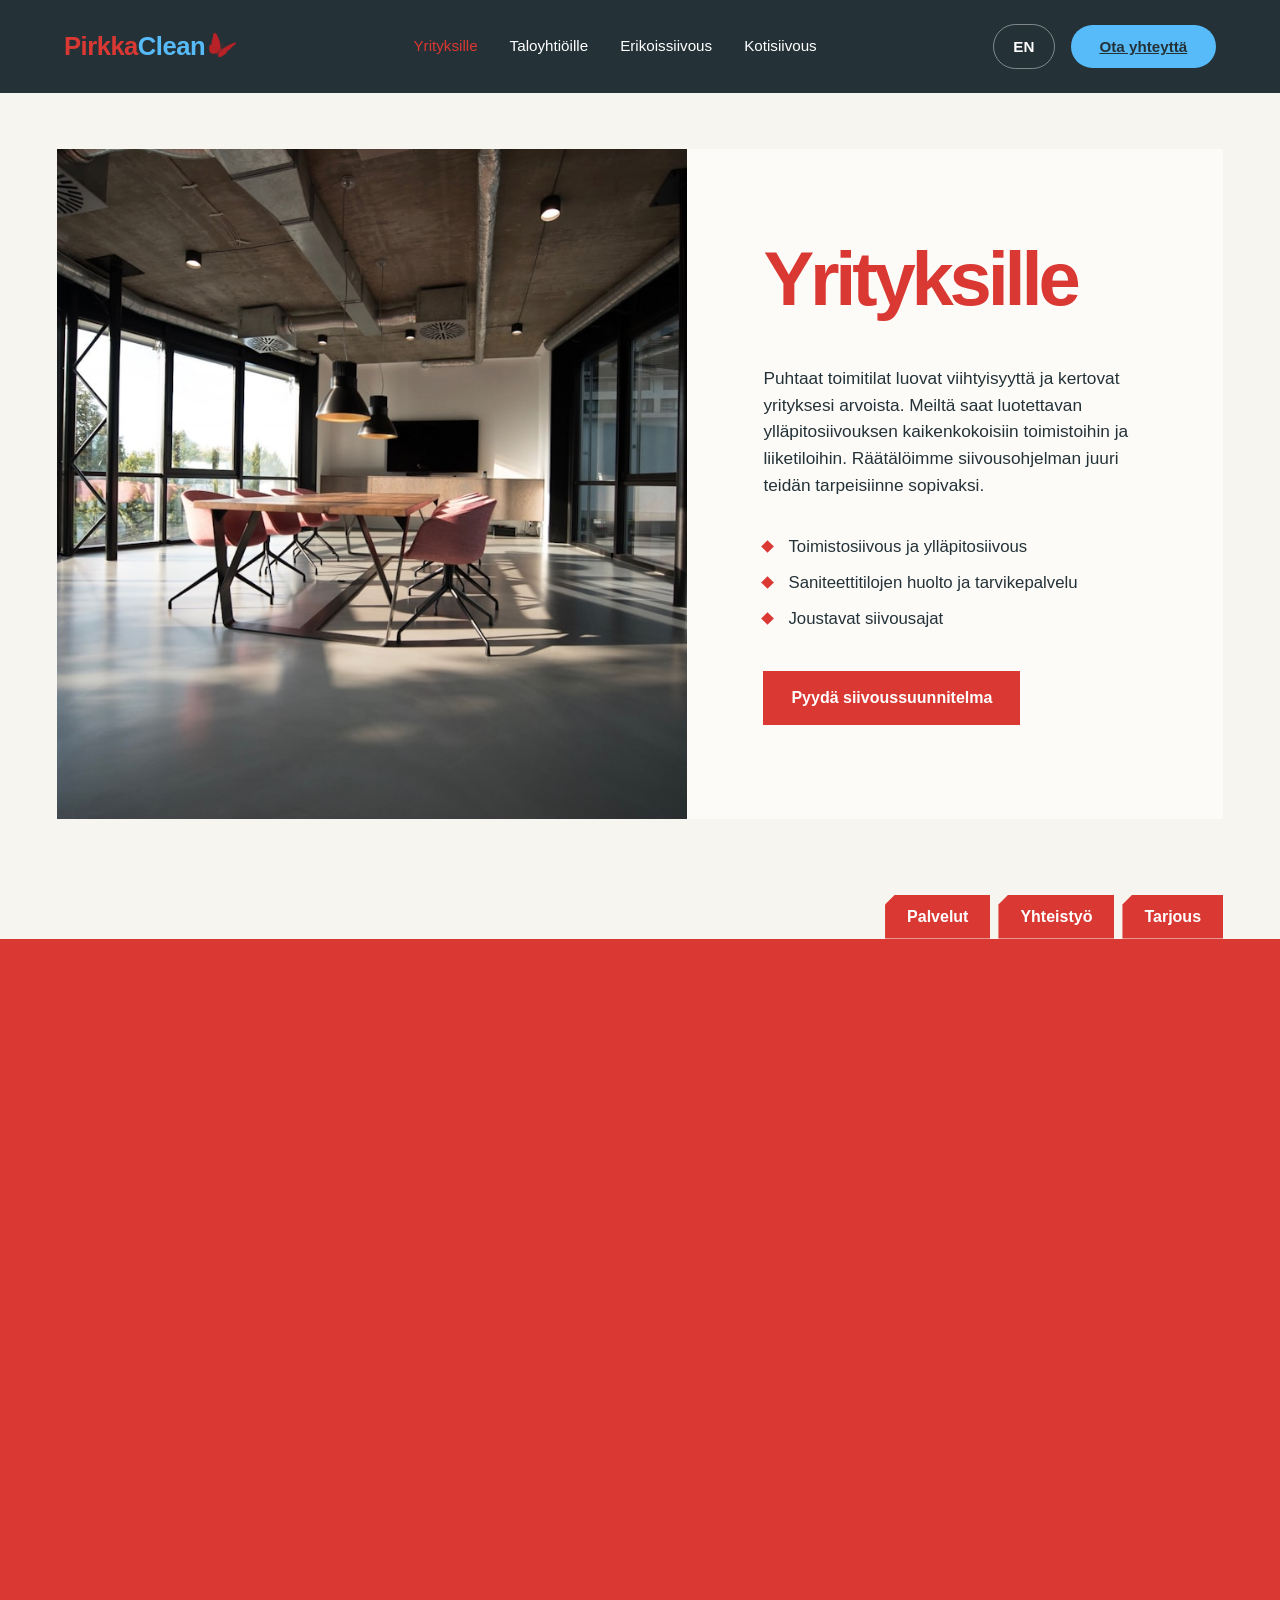
<file: yrityksille.html>
<!DOCTYPE html>
<html lang="fi">
<head>
    <meta charset="UTF-8">
    <meta name="viewport" content="width=device-width, initial-scale=1.0">
    <title>PirkkaClean - Yrityksille</title>
    <meta name="description" content="Tamperelainen PirkkaClean on hyvällä tavalla vanhanaikainen siivousyritys. Näemme vähän enemmän vaivaa parhaan työnjäljen eteen.">
    <link rel="icon" href="favicon.svg" type="image/svg+xml">
    <link rel="stylesheet" href="styles.css">
    <link rel="stylesheet" href="service-landing.css">
</head>
<body class="service-page service-business">
    <div class="background-elements">
        <div class="blob blob-1"></div>
        <div class="blob blob-2"></div>
        <div class="blob blob-3"></div>
    </div>
    
    <nav class="glass-nav">
        <a href="index.html" class="logo">
            <span class="logo-text">
                <span class="pirkka-text">Pirkka</span><span class="clean-text">Clean</span>
            </span>
            <span class="logo-dot"></span>
        </a>
        <ul class="nav-links" id="primary-navigation">
            <li><a href="yrityksille.html" aria-current="page" data-i18n="nav_business">Yrityksille</a></li>
            <li><a href="taloyhtioille.html" data-i18n="nav_housing">Taloyhtiöille</a></li>
            <li><a href="erikoissiivous.html" data-i18n="nav_special">Erikoissiivous</a></li>
            <li><a href="kotisiivous.html" data-i18n="nav_home_cleaning">Kotisiivous</a></li>
        </ul>
        <div class="nav-actions">
            <button class="menu-toggle" type="button" aria-expanded="false" aria-controls="primary-navigation" aria-label="Avaa valikko"><span></span><span></span><span></span></button>
            <button class="lang-toggle" id="lang-btn" type="button">EN</button>
            <a href="yhteystiedot.html" class="cta-btn" data-i18n="nav_contact">Ota yhteyttä</a>
        </div>
    </nav>

    
    <main class="service-landing">
        <section class="service-hero animate-up" id="yrityksille">
            <div class="service-hero-sheet">
                <div class="service-hero-media">
                    <img src="images/business-cleaning.jpg" width="1200" height="801" loading="eager" fetchpriority="high" decoding="async" alt="PirkkaCleanin ammattilainen puhdistamassa toimitilaa">
                </div>
                <div class="service-hero-copy">
                    <h1 class="section-title" data-i18n="section_business_title">Yrityksille</h1>
                    <p class="section-desc" data-i18n="section_business_desc">Puhtaat toimitilat luovat viihtyisyyttä ja kertovat yrityksesi arvoista. Meiltä saat luotettavan ylläpitosiivouksen kaikenkokoisiin toimistoihin ja liiketiloihin. Räätälöimme siivousohjelman juuri teidän tarpeisiinne sopivaksi.</p>
                    <ul class="feature-list">
                        <li data-i18n="section_business_list1">Toimistosiivous ja ylläpitosiivous</li>
                        <li data-i18n="section_business_list2">Saniteettitilojen huolto ja tarvikepalvelu</li>
                        <li data-i18n="section_business_list3">Joustavat siivousajat</li>
                    </ul>
                    <a class="service-primary-action" href="yhteystiedot.html#yhteydenotto" data-i18n="business_hero_cta">Pyydä siivoussuunnitelma</a>
                </div>
            </div>
        </section>

        <nav class="service-folder-tabs" aria-label="Sivun osiot">
            <a href="#palvelut" data-i18n="landing_tab_services">Palvelut</a>
            <a href="#yhteistyo" data-i18n="landing_tab_process">Yhteistyö</a>
            <a href="#tarjous" data-i18n="landing_tab_contact">Tarjous</a>
        </nav>

        <section class="service-scope" id="palvelut">
            <div class="service-scope-layout">
                <div>
                    <h2 data-i18n="business_scope_title">Sovittu puhtaustaso</h2>
                    <p class="service-scope-intro" data-i18n="business_scope_intro">Käymme tilat ja tarpeet yhdessä läpi. Saat selkeän suunnitelman siitä, mitä tehdään, milloin ja millä rytmillä.</p>
                </div>
                <div class="service-scope-sheet">
                    <div class="service-menu-group">
                        <h3 data-i18n="business_scope_group1">Ylläpitosiivous</h3>
                        <ul class="service-menu-list">
                            <li><span data-i18n="business_scope_item1">Toimistot ja työtilat</span><small data-i18n="landing_scope_agreed">Sovitusti</small></li>
                            <li><span data-i18n="business_scope_item2">Yhteiset tilat</span><small data-i18n="landing_scope_agreed">Sovitusti</small></li>
                            <li><span data-i18n="business_scope_item3">Saniteettitilat</span><small data-i18n="landing_scope_agreed">Sovitusti</small></li>
                        </ul>
                    </div>
                    <div class="service-menu-group">
                        <h3 data-i18n="business_scope_group2">Huolto ja rytmi</h3>
                        <ul class="service-menu-list">
                            <li><span data-i18n="business_scope_item4">Tarvikepalvelu</span><small data-i18n="landing_scope_need">Tarpeen mukaan</small></li>
                            <li><span data-i18n="business_scope_item5">Joustavat siivousajat</span><small data-i18n="landing_scope_schedule">Aikataulun mukaan</small></li>
                        </ul>
                    </div>
                </div>
            </div>
        </section>

        <section class="service-process" id="yhteistyo">
            <div class="service-process-head">
                <h2 data-i18n="landing_process_title">Näin yhteistyö toimii</h2>
                <div class="service-process-controls" aria-label="Selaa vaiheita">
                    <button type="button" data-service-scroll="prev" aria-label="Edellinen vaihe">←</button>
                    <button type="button" data-service-scroll="next" aria-label="Seuraava vaihe">→</button>
                </div>
            </div>
            <div class="service-process-track">
                <article class="service-moment">
                    <h3 data-i18n="business_process1_title">Kartoitamme tilat</h3>
                    <p data-i18n="business_process1_text">Käymme läpi tilojen käytön, puhtaustavoitteen ja työn kannalta tärkeät yksityiskohdat.</p>
                    <img src="images/business-cleaning.jpg" alt="Toimitilan siivouksen kartoitus" loading="lazy">
                </article>
                <article class="service-moment">
                    <h3 data-i18n="business_process2_title">Kirjaamme suunnitelman</h3>
                    <p data-i18n="business_process2_text">Työn sisältö, käyntirytmi ja sopivat kellonajat kirjataan selkeäksi siivousohjelmaksi.</p>
                    <img src="images/PK Photo.jpg" alt="PirkkaCleanin työntekijöitä" loading="lazy">
                </article>
                <article class="service-moment">
                    <h3 data-i18n="business_process3_title">Teemme sovitun työn</h3>
                    <p data-i18n="business_process3_text">Ammattilainen huolehtii kohteesta sovittuna aikana ja sovitulla työohjeella.</p>
                    <img src="images/Deep_Cleaning.jpg" alt="Ammattilainen tekemässä perusteellista siivousta" loading="lazy">
                </article>
                <article class="service-moment">
                    <h3 data-i18n="business_process4_title">Pidämme yhteyttä</h3>
                    <p data-i18n="business_process4_text">Jos tilojen käyttö tai tarve muuttuu, päivitämme suunnitelman yhdessä.</p>
                    <img src="images/stair-cleaning.jpg" alt="PirkkaCleanin siivooja työssään" loading="lazy">
                </article>
            </div>
        </section>

        <section class="service-proof">
            <div class="service-proof-image"><img src="images/PK Photo.jpg" alt="PirkkaCleanin henkilöstöä" loading="lazy"></div>
            <div class="service-proof-copy">
                <h2 data-i18n="business_proof_title">Vähän enemmän vaivaa</h2>
                <p data-i18n="business_proof_text">PirkkaClean on tamperelainen siivousyritys, jossa sovitusta työstä ja työnjäljestä pidetään kiinni. Saat yhteyden ihmiseen, joka tuntee kohteenne.</p>
                <div class="service-facts">
                    <div class="service-fact"><strong data-i18n="business_fact1_value">Tampere</strong><span data-i18n="business_fact1_text">ja ympäristökunnat</span></div>
                    <div class="service-fact"><strong data-i18n="business_fact2_value">Liki 50</strong><span data-i18n="business_fact2_text">puhtaanapidon ammattilaista</span></div>
                </div>
            </div>
        </section>

        <section class="service-contact" id="tarjous">
            <p class="service-contact-note" data-i18n="business_contact_note">Kerro tiloista, käyttäjämäärästä ja toivotusta siivousrytmistä. Palaamme sopivan kokonaisuuden kanssa.</p>
            <div class="service-reply-card">
                <h2 data-i18n="business_contact_title">Selkeä siivousohjelma</h2>
                <p data-i18n="business_contact_text">Suunnitellaan toimitiloillenne palvelu, jonka sisältö ja aikataulu ovat kaikille selvät.</p>
                <a class="service-primary-action" href="yhteystiedot.html#yhteydenotto" data-i18n="business_contact_cta">Pyydä tarjous</a>
            </div>
        </section>
    </main>



    <footer class="site-footer">
        <div class="footer-grid">
            <div class="footer-column">
                <a href="arvot.html" class="footer-heading-link"><h3 data-i18n="footer_about_title">Tietoa meistä</h3></a>
                <p data-i18n="footer_about_text">Tamperelainen PirkkaClean on hyvällä tavalla vanhanaikainen siivousyritys, koska näemme vähän enemmän vaivaa parhaan työnjäljen eteen. Meillä on liki 50 osaavaa ja ahkeraa, nuorempaa ja vähän varttuneempaa puhtaanapidon ammattilaista ja jokainen terveellä tavalla ylpeä työstään ja työnjäljestään.</p>
            </div>
            <div class="footer-column">
                <a href="kotisiivous.html" class="footer-heading-link"><h3 data-i18n="nav_home_cleaning">Kotisiivous</h3></a>
                <p data-i18n="footer_home_cleaning_text">Huolellinen kotisiivous helpottaa arkea. Saat säännöllisen tai kertaluonteisen siivouksen kotiisi selkeällä hinta-arviolla.</p>
            </div>
            <div class="footer-column">
                <h3 data-i18n="footer_contact_title">Yhteystiedot</h3>
                <a href="https://maps.google.com/?q=Kursonkatu+2,+33840+Tampere" target="_blank" class="footer-address-link">
                    <p>PirkkaClean Oy</p>
                    <p>Kursonkatu 2</p>
                    <p>33840 TAMPERE</p>
                </a>
                <p><a href="tel:0103200730" class="footer-link-highlight">010 3200 730</a></p>
                <a href="https://www.pirkkaclean.fi" target="_blank" class="footer-link-highlight">www.pirkkaclean.fi</a>
            </div>
        </div>
        
        <div class="footer-bottom">
            <ul class="footer-nav">
                <li><a href="index.html" data-i18n="nav_home">ETUSIVU</a></li>
                <li><a href="yrityksille.html" data-i18n="nav_business">YRITYKSILLE</a></li>
                <li><a href="taloyhtioille.html" data-i18n="nav_housing">TALOYHTIÖILLE</a></li>
                <li><a href="erikoissiivous.html" data-i18n="nav_special">ERIKOISSIIVOUS</a></li>
                <li><a href="kotisiivous.html" data-i18n="nav_home_cleaning">KOTISIIVOUS</a></li>
                <li><a href="rekry.html" data-i18n="nav_rekry">REKRY</a></li>
                <li><a href="yhteystiedot.html" data-i18n="nav_contact">YHTEYSTIEDOT</a></li>
            </ul>
            <p class="copyright">© PirkkaClean Oy 2026</p>
        </div>
    </footer>

    <script src="script.js" defer></script>
</body>
</html>
</file>
<file: styles.css>
:root {
    color-scheme: light;

    --pirkka-blue: #58bbf9;
    --pirkka-red: #da3832;
    --pirkka-green: #52765b;
    --pirkka-blue-text: var(--pirkka-blue);
    --pirkka-red-text: #ae302c;
    --accent-1: var(--pirkka-blue);
    --accent-2: var(--pirkka-red); 

    /* Light Theme (Default) */
    --bg-main: #f7f5f0;
    --text-main: #243238;
    --text-muted: #5f696c;
    
    --card-bg: #fcfbf8;
    --card-border: #d9d5cc;
    --card-shadow: none;
    
    --glass-bg: #faf9f5;
    --glass-border: #d9d5cc;
    --glass-backdrop: none;
    
    --heading-color: #243238;
    --lang-toggle-color: #243238;
    
    --stat-bg: #f0eee7;
    --stat-shadow: none;
    --stat-heading: #243238;
    
    --value-card-bg: #fcfbf8;
    --value-card-border: #d9d5cc;
    
    --footer-bg: #ece9e1;
    --footer-border: #d4d0c7;
    --footer-heading: #243238;
    --footer-text: #566064;
    --footer-bottom-border: #d4d0c7;
    
    --blobs-opacity: 0;

    --secondary-btn-color: #243238;
    --secondary-btn-border: #bdb9b0;
    --secondary-btn-hover-bg: #ece9e1;
}

* {
    margin: 0;
    padding: 0;
    box-sizing: border-box;
    font-family: -apple-system, BlinkMacSystemFont, "Segoe UI", Arial, sans-serif;
}

html {
    scroll-padding-top: 110px;
}

body {
    background-color: var(--bg-main);
    color: var(--text-main);
    min-height: 100vh;
    overflow-x: hidden;
}

/* Background effects */
.background-elements {
    position: fixed;
    top: 0;
    left: 0;
    width: 100vw;
    height: 100vh;
    z-index: -1;
    overflow: hidden;
}

.blob {
    position: absolute;
    filter: blur(80px);
    opacity: var(--blobs-opacity);
    animation: float 20s infinite ease-in-out;
}

.blob-1 {
    top: -10%;
    left: -10%;
    width: 40vw;
    height: 40vw;
    background: radial-gradient(circle, var(--pirkka-blue) 0%, transparent 70%);
    animation-delay: 0s;
}

.blob-2 {
    bottom: -20%;
    right: -10%;
    width: 50vw;
    height: 50vw;
    background: radial-gradient(circle, var(--pirkka-red) 0%, transparent 70%);
    animation-delay: -5s;
}

.blob-3 {
    top: 40%;
    left: 40%;
    width: 30vw;
    height: 30vw;
    background: radial-gradient(circle, var(--pirkka-green) 0%, transparent 70%);
    opacity: 0.3;
    animation-delay: -10s;
}

@keyframes float {
    0%, 100% { transform: translate(0, 0) scale(1); }
    33% { transform: translate(5%, 10%) scale(1.1); }
    66% { transform: translate(-5%, 5%) scale(0.9); }
}

/* Navigation */
.glass-nav {
    display: flex;
    justify-content: space-between;
    align-items: center;
    padding: 1.5rem 5%;
    background: var(--glass-bg);
    backdrop-filter: var(--glass-backdrop);
    -webkit-backdrop-filter: var(--glass-backdrop);
    border-bottom: 1px solid var(--glass-border);
    position: sticky;
    top: 0;
    z-index: 100;
}

.logo {
    display: flex;
    align-items: center;
    gap: 0.5rem;
    text-decoration: none;
    cursor: pointer;
}

.logo-text {
    font-size: 1.6rem;
    font-weight: 800;
    letter-spacing: -0.5px;
}

.pirkka-text {
    color: var(--pirkka-red);
}

.clean-text {
    color: var(--pirkka-blue);
}

@keyframes butterfly-land {
    0% {
        opacity: 0;
        transform: translate3d(-118px, 18px, 0) rotate(-12deg) scale(0.72);
    }
    34% {
        opacity: 1;
        transform: translate3d(-72px, -9px, 0) rotate(10deg) scale(0.86);
    }
    68% {
        transform: translate3d(-24px, 5px, 0) rotate(-7deg) scale(0.96);
    }
    88% {
        transform: translate3d(3px, -2px, 0) rotate(3deg) scale(1.02);
    }
    100% {
        opacity: 1;
        transform: translate3d(0, 0, 0) rotate(0) scale(1);
    }
}

@keyframes butterfly-wings {
    0%, 100% { transform: scaleX(1); }
    10%, 30%, 50%, 70% { transform: scaleX(0.38); }
    20%, 40%, 60%, 80% { transform: scaleX(1); }
    90% { transform: scaleX(0.78); }
}

.logo-dot {
    display: inline-block;
    width: 30px;
    height: 30px;
    margin-left: -6px;
    flex: 0 0 auto;
    transform-origin: 46% 54%;
    animation: butterfly-land 980ms cubic-bezier(0.22, 0.8, 0.28, 1) 140ms both;
    will-change: transform, opacity;
    perspective: 80px;
}

.logo-dot::before {
    content: "";
    display: block;
    width: 100%;
    height: 100%;
    background: url('images/pirkkaclean-butterfly-red-160.png') no-repeat center / contain;
    transform-origin: 50% 55%;
    animation: butterfly-wings 980ms ease-in-out 140ms both;
    will-change: transform;
}

.nav-links {
    display: flex;
    list-style: none;
    gap: 2rem;
}

.nav-links a {
    color: var(--text-muted);
    text-decoration: none;
    font-size: 0.95rem;
    font-weight: 500;
    transition: color 0.3s ease;
}

.nav-links a:hover {
    color: var(--text-main);
}

.nav-actions {
    display: flex;
    align-items: center;
    gap: 1rem;
}

.menu-toggle {
    display: none;
    width: 44px;
    height: 44px;
    padding: 0;
    place-content: center;
    gap: 5px;
    color: var(--text-main);
    background: transparent;
    border: 0;
    cursor: pointer;
}

.menu-toggle span {
    display: block;
    width: 23px;
    height: 2px;
    background: currentColor;
    transform-origin: center;
    transition: transform 180ms ease, opacity 180ms ease;
}

.menu-toggle:focus-visible,
.lang-toggle:focus-visible {
    outline: 3px solid var(--pirkka-blue);
    outline-offset: 3px;
}

.glass-nav.is-menu-open .menu-toggle span:nth-child(1) {
    transform: translateY(7px) rotate(45deg);
}

.glass-nav.is-menu-open .menu-toggle span:nth-child(2) {
    opacity: 0;
}

.glass-nav.is-menu-open .menu-toggle span:nth-child(3) {
    transform: translateY(-7px) rotate(-45deg);
}

.cta-btn, .primary-btn, .secondary-btn, .lang-toggle {
    padding: 0.8rem 1.8rem;
    border-radius: 50px;
    font-weight: 600;
    font-size: 0.95rem;
    cursor: pointer;
    transition: all 0.3s ease;
    border: none;
}

/* Tactile press feedback for real buttons and button-style links. */
:is(
    button:not(:disabled),
    .cta-btn,
    .primary-btn,
    .secondary-btn,
    .btn,
    .home-primary,
    .result-action,
    .reply-card-action,
    .whatsapp-float
) {
    transform-origin: center;
    transition-property: transform, background-color, color, border-color, opacity;
    transition-duration: 240ms, 180ms, 180ms, 180ms, 180ms;
    transition-timing-function: cubic-bezier(0.34, 1.56, 0.64, 1), ease, ease, ease, ease;
}

:is(
    button:not(:disabled),
    .cta-btn,
    .primary-btn,
    .secondary-btn,
    .btn,
    .home-primary,
    .result-action,
    .reply-card-action,
    .whatsapp-float
):active {
    transform: scale(0.95) !important;
    transition-duration: 70ms;
    transition-timing-function: ease-out;
}

.lang-toggle {
    padding: 0.8rem 1.2rem;
    background: transparent;
    color: var(--lang-toggle-color);
    border: 1px solid var(--glass-border);
}

.lang-toggle:hover {
    background: var(--glass-bg);
    color: var(--lang-toggle-color);
}

/* Shared fixed-choice dropdowns. The native select remains in the form for
   submission and validation; this layer provides consistent interaction. */
.custom-select-native {
    position: absolute !important;
    width: 1px !important;
    height: 1px !important;
    padding: 0 !important;
    margin: -1px !important;
    overflow: hidden !important;
    clip: rect(0 0 0 0) !important;
    clip-path: inset(50%) !important;
    white-space: nowrap !important;
    border: 0 !important;
    opacity: 0 !important;
}

.custom-select {
    position: relative;
    width: 100%;
}

.custom-select-trigger {
    display: flex;
    align-items: center;
    justify-content: space-between;
    gap: 16px;
    width: 100%;
    min-height: 54px;
    padding: 0 16px;
    background: #eeece5;
    color: #243238;
    border: 2px solid transparent;
    border-radius: 0;
    font: inherit;
    font-size: 16px;
    font-weight: 750;
    line-height: 1.25;
    text-align: left;
    cursor: pointer;
}

.custom-select-trigger:hover {
    background: #e4e8e5;
}

.custom-select-trigger:focus-visible,
.custom-select.is-open .custom-select-trigger {
    outline: 3px solid rgba(88, 187, 249, 0.3);
    outline-offset: 0;
    border-color: #58bbf9;
}

.custom-select-trigger.is-placeholder {
    color: #5f696c;
    font-weight: 650;
}

.custom-select-value {
    min-width: 0;
    overflow-wrap: anywhere;
}

.custom-select-chevron {
    flex: 0 0 10px;
    width: 10px;
    height: 10px;
    border-right: 2px solid currentColor;
    border-bottom: 2px solid currentColor;
    transform: translateY(-3px) rotate(45deg);
    transition: transform 180ms ease;
}

.custom-select.is-open .custom-select-chevron {
    transform: translateY(3px) rotate(225deg);
}

.custom-select-popover {
    position: absolute;
    z-index: 180;
    top: calc(100% + 6px);
    left: 0;
    right: 0;
    max-height: 280px;
    overflow-y: auto;
    overscroll-behavior: contain;
    padding: 6px;
    background: #fcfbf8;
    border: 2px solid #243238;
}

.custom-select.opens-up .custom-select-popover {
    top: auto;
    bottom: calc(100% + 6px);
}

.custom-select-popover[hidden] {
    display: none;
}

.custom-select-option {
    display: flex;
    align-items: center;
    justify-content: space-between;
    gap: 16px;
    width: 100%;
    min-height: 52px;
    padding: 12px 14px;
    background: transparent;
    color: #243238;
    border: 0;
    border-radius: 0;
    font: inherit;
    font-size: 16px;
    font-weight: 650;
    line-height: 1.3;
    text-align: left;
    cursor: pointer;
}

.custom-select-option::after {
    content: "";
    flex: 0 0 9px;
    width: 9px;
    height: 9px;
    background: #58bbf9;
    opacity: 0;
    transform: rotate(45deg);
}

.custom-select-option:hover,
.custom-select-option:focus-visible {
    outline: 0;
    background: #e4e8e5;
}

.custom-select-option.is-selected {
    background: #cceafd;
    font-weight: 800;
}

.custom-select-option.is-selected:disabled {
    background: #eeece5;
    font-weight: 650;
}

.custom-select-option.is-selected::after {
    opacity: 1;
}

.custom-select-option:disabled {
    color: #6d777a;
    cursor: default;
}

.custom-select-option:disabled::after {
    display: none;
}

.cta-btn {
    background: rgba(239, 91, 91, 0.1);
    color: var(--pirkka-red-text);
    border: 1px solid rgba(239, 91, 91, 0.3);
}

.cta-btn:hover {
    background: var(--pirkka-red);
    color: white;
    transform: translateY(-2px);
}

/* Hero Section */
.hero {
    display: flex;
    align-items: center;
    justify-content: space-between;
    padding: 6rem 5%;
    min-height: calc(100vh - 80px);
    gap: 3rem;
}

.hero-content {
    flex: 1;
    max-width: 650px;
}

h1 {
    font-size: 4.8rem;
    line-height: 1.1;
    font-weight: 800;
    margin-bottom: 1.5rem;
    letter-spacing: -2px;
}

.hero-content h1 {
    color: var(--pirkka-red);
}

.gradient-text {
    background: none;
    color: var(--pirkka-blue);
    -webkit-text-fill-color: currentColor;
}

.hero-content p {
    font-size: 1.25rem;
    color: var(--text-muted);
    margin-bottom: 2.5rem;
    line-height: 1.6;
    font-weight: 300;
}

.button-group {
    display: flex;
    gap: 1.5rem;
}

.primary-btn {
    background: var(--pirkka-blue-text);
    color: var(--text-main);
    box-shadow: 0 8px 25px rgba(88, 187, 249, 0.3);
    display: inline-block;
    text-decoration: none;
}

@keyframes pulse-radiate {
    0% {
        box-shadow: 0 0 0 0 rgba(88, 187, 249, 0.7);
    }
    70% {
        box-shadow: 0 0 0 15px rgba(88, 187, 249, 0);
    }
    100% {
        box-shadow: 0 0 0 0 rgba(88, 187, 249, 0);
    }
}

.primary-btn:hover, .pulse-hover:hover {
    background: var(--pirkka-blue);
    transform: translateY(-2px);
    animation: pulse-radiate 1.5s infinite;
}

.secondary-btn {
    background: transparent;
    color: var(--secondary-btn-color);
    border: 1px solid var(--secondary-btn-border);
}

.secondary-btn:hover {
    background: var(--secondary-btn-hover-bg);
}

/* Hero Stats Banner */
.hero {
    flex-wrap: wrap; /* Allows stats banner to break to next line if needed */
}

.hero-stats {
    width: 100%;
    display: flex;
    justify-content: space-between;
    align-items: center;
    margin-top: 4rem;
    padding: 3rem 4rem;
    background: var(--stat-bg);
    backdrop-filter: var(--glass-backdrop);
    -webkit-backdrop-filter: var(--glass-backdrop);
    border: 1px solid var(--glass-border);
    border-radius: 20px;
    box-shadow: var(--stat-shadow);
}

.stat-item {
    display: flex;
    flex-direction: column;
    align-items: center;
    text-align: center;
    gap: 1rem;
}

.stat-item svg {
    color: var(--text-main);
    opacity: 0.9;
}

.stat-item h2 {
    font-size: 3rem;
    font-weight: 800;
    line-height: 1;
    color: var(--stat-heading);
}

.stat-item p {
    font-size: 0.85rem;
    text-transform: uppercase;
    letter-spacing: 2px;
    color: var(--text-muted);
    font-weight: 600;
}

/* Service Cards */
.hero-visual {
    flex: 1;
    display: flex;
    justify-content: center;
    align-items: center;
}

.services-container {
    display: flex;
    flex-direction: column;
    gap: 1.5rem;
    width: 100%;
    max-width: 450px;
}

.service-card {
    background: var(--card-bg);
    backdrop-filter: var(--glass-backdrop);
    -webkit-backdrop-filter: var(--glass-backdrop);
    border: 1px solid var(--card-border);
    border-radius: 16px;
    padding: 1.5rem 2rem;
    box-shadow: var(--card-shadow);
    transition: transform 0.3s ease, border-color 0.3s ease;
    display: flex;
    flex-direction: column;
    gap: 0.5rem;
    position: relative;
    overflow: hidden;
}

.service-card::before {
    content: '';
    position: absolute;
    top: 0;
    left: 0;
    width: 4px;
    height: 100%;
}

.card-blue::before { background-color: var(--pirkka-blue); }
.card-red::before { background-color: var(--pirkka-red); }
.card-green::before { background-color: var(--pirkka-green); }

.service-card:hover {
    transform: translateX(10px);
}

.card-blue:hover { border-color: rgba(0, 174, 239, 0.3); }
.card-red:hover { border-color: rgba(239, 91, 91, 0.3); }
.card-green:hover { border-color: rgba(76, 175, 80, 0.3); }

.card-icon {
    font-size: 2rem;
    margin-bottom: 0.5rem;
}

.service-card h3 {
    font-size: 1.4rem;
    font-weight: 600;
}

.service-card p {
    font-size: 0.95rem;
    color: var(--text-muted);
    line-height: 1.5;
    font-weight: 300;
}

.card-link {
    margin-top: 0.5rem;
    color: white;
    text-decoration: none;
    font-size: 0.9rem;
    font-weight: 600;
    display: flex;
    align-items: center;
    gap: 0.5rem;
    transition: opacity 0.3s ease;
}

.card-blue .card-link { color: var(--pirkka-blue-text); }
.card-red .card-link { color: var(--pirkka-red-text); }
.card-green .card-link { color: var(--pirkka-green); }

.card-link:hover {
    opacity: 0.8;
}

/* Animations */
.animate-up {
    opacity: 0;
    transform: translateY(30px);
    transition: opacity 0.8s cubic-bezier(0.16, 1, 0.3, 1), transform 0.8s cubic-bezier(0.16, 1, 0.3, 1);
}

.animate-up.visible {
    opacity: 1;
    transform: translateY(0);
}

.delay-1 { transition-delay: 0.1s; }
.delay-2 { transition-delay: 0.2s; }
.delay-3 { transition-delay: 0.3s; }

/* Content Sections */
.page-sections {
    display: flex;
    flex-direction: column;
    gap: 4rem;
    padding: 6rem 4rem;
    max-width: 1600px;
    margin: 0 auto;
}

.content-section {
    width: 100%;
}

.section-container {
    display: flex;
    align-items: center;
    gap: 6rem;
    background: var(--card-bg);
    backdrop-filter: var(--glass-backdrop);
    -webkit-backdrop-filter: var(--glass-backdrop);
    border: 1px solid var(--card-border);
    border-radius: 24px;
    padding: 4rem;
    box-shadow: var(--card-shadow);
}

.section-container.reverse-layout {
    flex-direction: row-reverse;
}

.section-container.column-layout {
    flex-direction: column;
    text-align: center;
}

.section-text {
    flex: 1;
}

.section-title {
    font-size: 2.5rem;
    font-weight: 800;
    margin-bottom: 2rem;
    color: var(--heading-color);
}

.section-desc {
    font-size: 1.15rem;
    color: var(--text-muted);
    margin-bottom: 2.5rem;
    line-height: 1.8;
}

.feature-list {
    list-style: none;
    display: flex;
    flex-direction: column;
    gap: 1rem;
}

.feature-list li {
    font-size: 1.05rem;
    color: var(--text-main);
    display: flex;
    align-items: center;
    gap: 1rem;
}

.service-page { --service-accent: var(--pirkka-blue-text); }
.service-business,
.service-special { --service-accent: var(--pirkka-red); }
.service-housing,
.service-home { --service-accent: var(--pirkka-blue-text); }
.service-page .section-title { color: var(--service-accent); }
.service-page .feature-list li::before {
    content: "";
    flex: 0 0 9px;
    width: 9px;
    height: 9px;
    background: var(--service-accent);
    transform: rotate(45deg);
}

.section-image {
    flex: 1;
    min-height: 400px;
    border-radius: 16px;
    background-size: cover;
    background-position: center;
    position: relative;
    overflow: hidden;
}

.section-image::after {
    content: '';
    position: absolute;
    inset: 0;
    background: linear-gradient(135deg, rgba(25, 25, 35, 0.2), rgba(14, 14, 20, 0.6));
}

.placeholder-img-red { background-color: var(--pirkka-red); }
.placeholder-img-blue { background-color: var(--pirkka-blue); }
.placeholder-img-green { background-color: var(--pirkka-green); }

.value-cards {
    display: grid;
    grid-template-columns: repeat(3, 1fr);
    gap: 2rem;
    width: 100%;
    margin-top: 3rem;
}

.value-card {
    background: var(--value-card-bg);
    border: 1px solid var(--value-card-border);
    padding: 2.5rem 2rem;
    border-radius: 16px;
    transition: transform 0.3s ease;
}

.value-card:hover {
    transform: translateY(-5px);
    background: var(--value-card-bg);
    opacity: 0.95;
}

.value-card h4 {
    font-size: 1.3rem;
    color: var(--pirkka-blue-text);
    margin-bottom: 1rem;
}

.value-card p {
    color: var(--text-muted);
    font-size: 0.95rem;
    line-height: 1.6;
}

/* Footer */
.site-footer {
    background: var(--footer-bg);
    backdrop-filter: var(--glass-backdrop);
    -webkit-backdrop-filter: var(--glass-backdrop);
    border-top: 1px solid var(--footer-border);
    padding: 5rem 4rem 2rem 4rem;
    margin-top: 4rem;
}

.footer-grid {
    display: grid;
    grid-template-columns: repeat(3, 1fr);
    gap: 4rem;
    max-width: 1600px;
    margin: 0 auto 4rem auto;
}

.footer-column h3 {
    font-size: 1.5rem;
    margin-bottom: 1.5rem;
    color: var(--footer-heading);
}

.footer-column p {
    color: var(--footer-text);
    font-size: 0.95rem;
    margin-bottom: 0.8rem;
    line-height: 1.8;
}

/* Specific tighter spacing for the Yhteystiedot (Contact) column */
.footer-column:last-child p {
    margin-bottom: 0;
    line-height: 1.6;
}

.footer-address-link {
    display: block;
    text-decoration: none;
    color: inherit;
    margin-bottom: 0.4rem;
    transition: color 0.2s;
}

.footer-address-link:hover {
    color: var(--pirkka-blue-text);
}

.footer-address-link p {
    margin: 0;
    line-height: 1.7;
}

.footer-link-highlight {
    color: var(--pirkka-blue-text);
    text-decoration: none;
    font-weight: 600;
    transition: color 0.3s ease;
    display: inline-block;
    margin-top: 0.2rem;
}

.footer-link-highlight:hover {
    color: var(--pirkka-blue);
    text-decoration: underline;
}

.footer-bottom {
    max-width: 1600px;
    margin: 0 auto;
    border-top: 1px solid var(--footer-bottom-border);
    padding-top: 2rem;
    display: flex;
    flex-direction: column;
    align-items: center;
    gap: 2rem;
}

.footer-nav {
    display: flex;
    flex-wrap: wrap;
    justify-content: center;
    gap: 2rem;
    list-style: none;
}

.footer-nav a {
    color: var(--pirkka-blue-text);
    text-decoration: none;
    font-size: 0.85rem;
    font-weight: 700;
    letter-spacing: 1px;
    text-transform: uppercase;
    transition: opacity 0.3s ease;
}

.footer-nav a:hover {
    opacity: 0.7;
}

.copyright {
    color: var(--text-muted);
    font-size: 0.8rem;
    letter-spacing: 2px;
}

@media (max-width: 992px) {
    .hero {
        flex-direction: column;
        padding: 5rem 5%;
        text-align: center;
        gap: 3rem;
    }

    .hero-content {
        width: 100%;
        min-width: 0;
    }
    
    .button-group {
        justify-content: center;
    }
    
    h1 {
        font-size: 3.5rem;
    }
    
    .hero-visual {
        width: 100%;
    }
    
    .menu-toggle {
        display: grid;
    }

    .nav-links {
        display: none;
        position: absolute;
        top: 100%;
        left: 0;
        right: 0;
        height: calc(100dvh - 76px);
        padding: 48px clamp(20px, 7vw, 64px) 80px;
        flex-direction: column;
        align-items: flex-start;
        justify-content: flex-start;
        gap: 0;
        overflow-y: auto;
        background: #243238;
    }

    .glass-nav.is-menu-open .nav-links {
        display: flex;
    }

    .nav-links li {
        width: 100%;
    }

    .nav-links a {
        display: flex;
        align-items: center;
        min-height: 64px;
        width: 100%;
        color: #fff;
        font-size: clamp(1.55rem, 5vw, 2.2rem);
        font-weight: 750;
        letter-spacing: -0.035em;
    }

    .nav-links a:hover,
    .nav-links a:focus-visible {
        color: var(--pirkka-blue);
    }

    body.mobile-menu-open {
        overflow: hidden;
    }

    body.mobile-menu-open .whatsapp-float {
        display: none;
    }

    .hero-stats {
        flex-wrap: wrap;
        gap: 3rem;
        justify-content: center;
        padding: 2rem;
    }

    .stat-item {
        flex: 1 1 40%;
    }

    .footer-grid {
        grid-template-columns: 1fr;
        gap: 3rem;
    }

    .page-sections {
        padding: 4rem 2rem;
    }

    .section-container, .section-container.reverse-layout {
        flex-direction: column;
        padding: 2.5rem;
        gap: 3rem;
    }

    .section-image {
        width: 100%;
        min-height: 300px;
    }

    .value-cards {
        grid-template-columns: 1fr;
    }
}

@media (max-width: 768px) {
    nav {
        padding: 1rem;
    }

    .logo {
        gap: 0.25rem;
    }

    .logo-text {
        font-size: 1.25rem;
    }

    .logo-dot {
        width: 22px;
        height: 22px;
        margin-left: -4px;
    }

    .nav-actions {
        gap: 0.5rem;
    }

    .menu-toggle {
        flex: 0 0 44px;
    }

    .lang-toggle,
    .cta-btn {
        padding: 0.65rem 0.9rem;
        font-size: 0.85rem;
    }

    .cta-btn {
        white-space: nowrap;
    }

    h1 {
        font-size: 2.8rem;
    }

    .stat-item {
        flex: 1 1 100%;
    }
    
    .button-group {
        flex-direction: column;
        width: 100%;
    }
    
    .button-group button {
        width: 100%;
    }
    
    .hero-stats {
        margin-top: 2rem;
    }
}

@media (max-width: 480px) {
    nav {
        padding: 0.85rem 12px;
    }

    .logo-text {
        font-size: 1.1rem;
    }

    .logo-dot {
        width: 20px;
        height: 20px;
    }

    .nav-actions {
        gap: 0.25rem;
    }

    .menu-toggle {
        width: 40px;
        flex-basis: 40px;
    }

    .lang-toggle,
    .cta-btn {
        padding: 0.62rem 0.72rem;
        font-size: 13px;
    }

    html[lang="en"] .rekry-title {
        font-size: 2.25rem;
        letter-spacing: -0.045em;
    }
}

@media (prefers-reduced-motion: reduce) {
    *,
    *::before,
    *::after {
        animation-duration: 0.01ms !important;
        animation-iteration-count: 1 !important;
        transition-duration: 0.01ms !important;
        transition-delay: 0ms !important;
    }

    .animate-up {
        opacity: 1;
        transform: none;
    }

    .logo-dot {
        animation: none !important;
        opacity: 1;
        transform: none;
    }

    .logo-dot::before {
        animation: none !important;
        transform: none;
    }

    :is(
        button:not(:disabled),
        .cta-btn,
        .primary-btn,
        .secondary-btn,
        .btn,
        .home-primary,
        .result-action,
        .reply-card-action,
        .whatsapp-float
    ):active {
        transform: none !important;
    }
}

/* =====================
   CONTACT PAGE STYLES
   ===================== */

.contact-hero {
    padding: 6rem 5% 3rem;
    max-width: 800px;
    margin: 0 auto;
}

.contact-hero-inner {
    display: flex;
    flex-direction: column;
    gap: 1.5rem;
}

.contact-hero .section-title {
    font-size: 3.5rem;
    line-height: 1.15;
    letter-spacing: -2px;
    margin-bottom: 0;
}

.contact-hero-desc {
    font-size: 1.15rem;
    color: var(--text-muted);
    line-height: 1.7;
    font-weight: 300;
    max-width: 640px;
}

.contact-quick-actions {
    display: flex;
    flex-wrap: wrap;
    align-items: center;
    gap: 1rem 1.5rem;
}

.contact-whatsapp-link,
.contact-email-link {
    color: var(--pirkka-blue-text);
    font-weight: 700;
    overflow-wrap: anywhere;
    text-underline-offset: 4px;
}

.contact-cta-btn {
    display: inline-block;
    margin-top: 0.5rem;
    align-self: flex-start;
    background: linear-gradient(135deg, var(--pirkka-blue), var(--pirkka-red));
    color: white;
    font-size: 1rem;
    font-weight: 600;
    padding: 1rem 2.2rem;
    border-radius: 50px;
    text-decoration: none;
    border: none;
    cursor: pointer;
    transition: transform 0.3s ease, box-shadow 0.3s ease;
}

.contact-cta-btn:hover {
    transform: translateY(-3px);
    box-shadow: 0 12px 30px rgba(0, 174, 239, 0.3);
}

/* Promise section */
.contact-promise {
    padding: 3rem 5%;
    max-width: 1100px;
    margin: 0 auto;
}

.promise-grid {
    display: grid;
    grid-template-columns: repeat(3, 1fr);
    gap: 1.5rem;
}

.promise-card {
    background: var(--glass-bg);
    border: 1px solid var(--glass-border);
    border-radius: 20px;
    padding: 2rem;
    display: flex;
    flex-direction: column;
    gap: 0.8rem;
    backdrop-filter: blur(10px);
    transition: transform 0.3s ease, border-color 0.3s ease;
}

.promise-card:hover {
    transform: translateY(-4px);
    border-color: rgba(0, 174, 239, 0.3);
}

.promise-icon {
    width: 56px;
    height: 56px;
    background: rgba(255,255,255,0.04);
    border-radius: 14px;
    display: flex;
    align-items: center;
    justify-content: center;
    margin-bottom: 0.4rem;
}

.promise-card h3 {
    font-size: 1.05rem;
    font-weight: 600;
    color: var(--text-main);
}

.promise-card p {
    font-size: 0.92rem;
    color: var(--text-muted);
    line-height: 1.6;
}

/* Team section */
.contact-team {
    padding: 3rem 5% 2rem;
    max-width: 1100px;
    margin: 0 auto;
}

.team-cards {
    display: grid;
    grid-template-columns: repeat(2, 1fr);
    gap: 2rem;
    max-width: 820px;
    margin: 0 auto;
}

.team-card {
    background: var(--glass-bg);
    border: 1px solid var(--glass-border);
    border-radius: 24px;
    overflow: hidden;
    backdrop-filter: blur(10px);
    transition: transform 0.3s ease, border-color 0.3s ease;
}

.team-card:hover {
    transform: translateY(-4px);
    border-color: rgba(0, 174, 239, 0.25);
}

.team-photo-wrap {
    width: 100%;
    aspect-ratio: 1 / 1;
    overflow: hidden;
    background: rgba(255,255,255,0.05);
}

.team-photo {
    width: 100%;
    height: 100%;
    object-fit: cover;
    object-position: top center;
    display: block;
}

.team-photo-placeholder {
    width: 100%;
    height: 100%;
    display: flex;
    align-items: center;
    justify-content: center;
    font-size: 3rem;
    font-weight: 800;
    color: var(--text-muted);
    background: rgba(255,255,255,0.03);
}

.team-info {
    padding: 1.8rem;
    display: flex;
    flex-direction: column;
    gap: 0.4rem;
}

.team-name {
    font-size: 1.2rem;
    font-weight: 700;
    color: var(--text-main);
}

.team-title {
    font-size: 0.88rem;
    font-weight: 500;
    color: var(--pirkka-blue-text);
    text-transform: uppercase;
    letter-spacing: 0.5px;
    margin-bottom: 0.6rem;
}

.team-contacts {
    display: flex;
    flex-direction: column;
    gap: 0.5rem;
    margin-top: 0.4rem;
}

.team-contact-link {
    display: flex;
    align-items: center;
    gap: 0.5rem;
    color: var(--text-muted);
    text-decoration: none;
    font-size: 0.9rem;
    transition: color 0.2s ease;
    word-break: break-all;
}

.team-contact-link:hover {
    color: var(--pirkka-blue-text);
}

/* Address section */
.contact-address {
    padding: 2rem 5% 5rem;
    max-width: 1100px;
    margin: 0 auto;
}

.address-card {
    display: flex;
    align-items: flex-start;
    gap: 1.5rem;
    background: var(--glass-bg);
    border: 1px solid var(--glass-border);
    border-radius: 20px;
    padding: 2.5rem;
    max-width: 480px;
    backdrop-filter: blur(10px);
}

.address-icon {
    width: 56px;
    height: 56px;
    background: rgba(0, 174, 239, 0.08);
    border-radius: 14px;
    display: flex;
    align-items: center;
    justify-content: center;
    flex-shrink: 0;
}

.address-info {
    display: flex;
    flex-direction: column;
    gap: 0.2rem;
}

.address-info h3 {
    font-size: 1rem;
    font-weight: 600;
    color: var(--text-main);
    margin-bottom: 0.5rem;
}

.address-info p {
    font-size: 0.93rem;
    color: var(--text-muted);
    line-height: 1.5;
}

/* Shared helpers */
.section-title {
    font-size: 2.8rem;
    font-weight: 800;
    letter-spacing: -1.5px;
    line-height: 1.15;
    margin-bottom: 1rem;
}

.section-desc {
    color: var(--text-muted);
    font-size: 1.05rem;
    line-height: 1.6;
}

.text-center {
    text-align: center;
}

/* Footer heading link */
.footer-heading-link {
    text-decoration: none;
    color: inherit;
}
.footer-heading-link h3 {
    transition: color 0.2s ease;
}
.footer-heading-link:hover h3 {
    color: var(--pirkka-blue-text);
}

/* About / Values Page */
.about-hero {
    padding: 5rem 5% 3rem;
    max-width: 1100px;
    margin: 0 auto;
    display: flex;
    flex-direction: column;
    gap: 3rem;
}

.about-label {
    font-size: 0.85rem;
    font-weight: 600;
    text-transform: uppercase;
    letter-spacing: 2px;
    color: var(--pirkka-blue-text);
    margin-bottom: 0.5rem;
}

.about-title {
    font-size: 3.8rem;
    font-weight: 800;
    line-height: 1.15;
    letter-spacing: -2px;
    margin-bottom: 1.5rem;
}

.about-desc {
    font-size: 1.15rem;
    color: var(--text-muted);
    line-height: 1.75;
    font-weight: 300;
    max-width: 720px;
}

.about-stats {
    display: grid;
    grid-template-columns: repeat(4, 1fr);
    gap: 1.5rem;
}

.about-stat {
    background: var(--glass-bg);
    border: 1px solid var(--glass-border);
    border-radius: 16px;
    padding: 1.8rem 1.5rem;
    display: flex;
    flex-direction: column;
    gap: 0.3rem;
    text-align: center;
}

.about-stat-number {
    font-size: 2.4rem;
    font-weight: 800;
    background: linear-gradient(135deg, var(--pirkka-blue), var(--pirkka-red));
    -webkit-background-clip: text;
    background-clip: text;
    -webkit-text-fill-color: transparent;
}

.about-stat-label {
    font-size: 0.85rem;
    color: var(--text-muted);
    font-weight: 500;
}

.section-divider {
    max-width: 1100px;
    margin: 1rem auto;
    height: 1px;
    background: var(--glass-border);
}

.values-section {
    padding: 4rem 5% 5rem;
    max-width: 1100px;
    margin: 0 auto;
}

.values-inner {
    display: flex;
    flex-direction: column;
    align-items: center;
    gap: 1rem;
}

.values-intro {
    max-width: 680px;
    margin-bottom: 2rem;
}

.value-cards-improved {
    display: grid;
    grid-template-columns: repeat(3, 1fr);
    gap: 1.5rem;
    width: 100%;
    margin-top: 1rem;
}

.value-card-improved {
    background: var(--glass-bg);
    border: 1px solid var(--glass-border);
    border-radius: 20px;
    padding: 2.5rem 2rem;
    display: flex;
    flex-direction: column;
    gap: 1rem;
    transition: transform 0.3s ease, border-color 0.3s ease;
}

.value-card-improved:hover {
    transform: translateY(-4px);
    border-color: rgba(0, 174, 239, 0.3);
}

.value-icon {
    width: 56px;
    height: 56px;
    background: rgba(255,255,255,0.04);
    border-radius: 14px;
    display: flex;
    align-items: center;
    justify-content: center;
}

.value-card-improved h4 {
    font-size: 1.2rem;
    font-weight: 700;
    color: var(--text-main);
}

.value-card-improved p {
    font-size: 0.95rem;
    color: var(--text-muted);
    line-height: 1.65;
}

@media (max-width: 768px) {
    .about-title { font-size: 2.6rem; }
    .about-stats { grid-template-columns: repeat(2, 1fr); }
    .value-cards-improved { grid-template-columns: 1fr; }
}

/* Rekry Page */
.rekry-hero {
    padding: 6rem 5% 3rem;
    max-width: 1100px;
    margin: 0 auto;
}

.rekry-hero-inner {
    max-width: 700px;
}

.rekry-title {
    font-size: clamp(2.8rem, 6vw, 4.5rem);
    font-weight: 800;
    line-height: 1.1;
    margin: 1rem 0 1.5rem;
}

.rekry-desc {
    font-size: 1.1rem;
    color: var(--text-muted);
    line-height: 1.8;
    max-width: 600px;
}

.rekry-benefits {
    padding: 2rem 5% 3rem;
    max-width: 1100px;
    margin: 0 auto;
}

.rekry-select {
    width: 100%;
    padding: 0.85rem 1rem;
    background: rgba(255,255,255,0.05);
    border: 1px solid var(--glass-border);
    border-radius: 10px;
    color: var(--text-main);
    font-size: 1rem;
    font-family: inherit;
    outline: none;
    cursor: pointer;
    transition: border-color 0.2s;
    appearance: none;
    background-image: url("data:image/svg+xml,%3Csvg xmlns='http://www.w3.org/2000/svg' width='12' height='12' viewBox='0 0 24 24' fill='none' stroke='%23a0a0b0' stroke-width='2' stroke-linecap='round' stroke-linejoin='round'%3E%3Cpolyline points='6 9 12 15 18 9'%3E%3C/polyline%3E%3C/svg%3E");
    background-repeat: no-repeat;
    background-position: right 1rem center;
}

.rekry-select:focus {
    border-color: var(--pirkka-blue);
}

.rekry-select option {
    background: #1a1a2e;
    color: var(--text-main);
}

.cv-upload-area {
    position: relative;
    border: 2px dashed var(--glass-border);
    border-radius: 12px;
    padding: 2.5rem 1.5rem;
    text-align: center;
    cursor: pointer;
    transition: border-color 0.2s, background 0.2s;
    display: flex;
    flex-direction: column;
    align-items: center;
    gap: 0.5rem;
}

.cv-upload-area:hover,
.cv-upload-area.cv-drag-over {
    border-color: var(--pirkka-blue);
    background: rgba(0, 174, 239, 0.05);
}

.cv-upload-area.cv-has-file {
    border-color: var(--pirkka-green);
    background: rgba(76, 175, 80, 0.05);
}

.cv-upload-text {
    font-size: 1rem;
    color: var(--text-main);
    font-weight: 500;
}

.cv-upload-hint {
    font-size: 0.85rem;
    color: var(--text-muted);
}

/* Contact Form */
.contact-form-section {
    padding: 2rem 5%;
    max-width: 1100px;
    margin: 0 auto;
}

.contact-form-wrap {
    max-width: 700px;
    margin: 0 auto;
}

.contact-form {
    display: flex;
    flex-direction: column;
    gap: 1.2rem;
    margin-top: 1rem;
}

.form-row {
    display: grid;
    grid-template-columns: 1fr 1fr;
    gap: 1.2rem;
}

.form-group {
    display: flex;
    flex-direction: column;
    gap: 0.4rem;
}

.form-group label {
    font-size: 0.88rem;
    font-weight: 600;
    color: var(--text-muted);
    text-transform: uppercase;
    letter-spacing: 0.5px;
}

.form-group input,
.form-group select,
.form-group textarea {
    background: var(--glass-bg);
    border: 1px solid var(--glass-border);
    border-radius: 12px;
    padding: 0.9rem 1.2rem;
    color: var(--text-main);
    font-family: inherit;
    font-size: 0.95rem;
    outline: none;
    transition: border-color 0.2s ease;
    resize: vertical;
}

.form-group input::placeholder,
.form-group textarea::placeholder {
    color: var(--text-muted);
    opacity: 0.6;
}

.form-group input:focus,
.form-group select:focus,
.form-group textarea:focus {
    border-color: var(--pirkka-blue);
}

.contact-form-note,
.form-success {
    margin: 0;
    text-align: center;
    font-size: 0.85rem;
    line-height: 1.5;
}

.form-success[data-state="success"] { color: var(--pirkka-green); font-weight: 700; }
.form-success[data-state="error"] { color: var(--pirkka-red-text); font-weight: 700; }

.stl-honeypot {
    position: absolute !important;
    left: -9999px !important;
    width: 1px !important;
    height: 1px !important;
}

.whatsapp-float {
    display: none;
}

/* Responsive */
@media (max-width: 768px) {
    .promise-grid {
        grid-template-columns: 1fr;
    }

    .team-cards {
        grid-template-columns: 1fr;
    }

    .contact-hero .section-title {
        font-size: 2.4rem;
    }

    .address-card {
        flex-direction: column;
    }

    .form-row {
        grid-template-columns: 1fr;
    }

    .contact-quick-actions {
        align-items: flex-start;
        flex-direction: column;
    }

    .whatsapp-float {
        position: fixed;
        z-index: 1000;
        right: 16px;
        bottom: max(16px, env(safe-area-inset-bottom));
        display: inline-flex;
        min-height: 52px;
        align-items: center;
        justify-content: center;
        padding: 0 20px;
        border-radius: 999px;
        background: var(--pirkka-green);
        color: #fff;
        font-weight: 800;
        text-decoration: none;
    }
}

/* --- Theme Manual Override Helper Classes --- */
body.dark-theme {
    color-scheme: dark;

    --bg-main: #0a0a0f;
    --text-main: #f0f0f5;
    --text-muted: #a0a0b0;
    
    --card-bg: rgba(25, 25, 35, 0.4);
    --card-border: rgba(255, 255, 255, 0.05);
    --card-shadow: 0 15px 35px -10px rgba(0, 0, 0, 0.4);
    
    --glass-bg: rgba(255, 255, 255, 0.03);
    --glass-border: rgba(255, 255, 255, 0.05);
    --glass-backdrop: blur(12px);
    
    --heading-color: #ffffff;
    --lang-toggle-color: var(--text-main);
    
    --stat-bg: rgba(25, 25, 35, 0.4);
    --stat-shadow: 0 15px 35px -10px rgba(0, 0, 0, 0.4);
    --stat-heading: #ffffff;
    
    --value-card-bg: rgba(255, 255, 255, 0.03);
    --value-card-border: rgba(255, 255, 255, 0.08);
    
    --footer-bg: rgba(14, 14, 20, 0.7);
    --footer-border: rgba(255, 255, 255, 0.05);
    --footer-heading: #ffffff;
    --footer-text: var(--text-muted);
    --footer-bottom-border: rgba(255, 255, 255, 0.05);
    
    --blobs-opacity: 0.5;

    --secondary-btn-color: #ffffff;
    --secondary-btn-border: var(--glass-border);
    --secondary-btn-hover-bg: var(--glass-bg);
}

body.light-theme {
    color-scheme: light;

    --bg-main: #f7f5f0;
    --text-main: #243238;
    --text-muted: #5f696c;
    
    --card-bg: #fcfbf8;
    --card-border: #d9d5cc;
    --card-shadow: none;
    
    --glass-bg: #faf9f5;
    --glass-border: #d9d5cc;
    --glass-backdrop: none;
    
    --heading-color: #243238;
    --lang-toggle-color: #243238;
    
    --stat-bg: #f0eee7;
    --stat-shadow: none;
    --stat-heading: #243238;
    
    --value-card-bg: #fcfbf8;
    --value-card-border: #d9d5cc;
    
    --footer-bg: #ece9e1;
    --footer-border: #d4d0c7;
    --footer-heading: #243238;
    --footer-text: #566064;
    --footer-bottom-border: #d4d0c7;
    
    --blobs-opacity: 0;

    --secondary-btn-color: #243238;
    --secondary-btn-border: #bdb9b0;
    --secondary-btn-hover-bg: #ece9e1;
}
</file>
<file: service-landing.css>
.service-landing {
    --landing-margin: clamp(18px, 4.45vw, 64px);
    --landing-ink: #243238;
    --landing-paper: #fcfbf8;
    --landing-ground: #e4e8e5;
    position: relative;
    z-index: 1;
    color: var(--landing-ink);
}

.service-scope,
.service-process,
.service-proof,
.service-cta,
.service-landing + .site-footer {
    content-visibility: auto;
    contain-intrinsic-size: 1px 760px;
}

.service-page {
    --text-muted: #243238;
    --footer-text: #243238;
    font-size: 16px;
}

.service-page .background-elements {
    display: none;
}

.service-page .glass-nav,
.service-page .site-footer,
.service-page .footer-bottom {
    border: 0;
}

.service-page .glass-nav {
    background: #243238;
}

.service-page .nav-links a,
.service-page .lang-toggle {
    color: #fff;
}

.service-page .nav-links a[aria-current="page"] {
    color: var(--service-accent);
}

.service-page .lang-toggle {
    border-color: rgba(255, 255, 255, 0.42);
}

.service-page .menu-toggle {
    color: #fff;
}

.service-page .lang-toggle:hover,
.service-page .lang-toggle:focus-visible {
    background: #fff;
    color: #243238;
}

.service-page .cta-btn {
    background: #58bbf9;
    color: #243238;
    border: 0;
}

.service-page .copyright {
    font-size: 13px;
    letter-spacing: 0;
    text-transform: none;
}

.service-page .footer-link-highlight,
.service-page .footer-nav a {
    color: #243238;
}

.service-business,
.service-special {
    --service-field-ink: #fff;
}

.service-housing,
.service-home {
    --service-field-ink: #243238;
}

.service-page .section-title {
    font-size: clamp(48px, 6vw, 76px);
    line-height: 0.98;
    letter-spacing: -0.055em;
    text-wrap: balance;
}

.service-hero {
    padding: 56px var(--landing-margin) 120px;
}

.service-hero-sheet {
    display: grid;
    grid-template-columns: minmax(0, 1.08fr) minmax(420px, 0.92fr);
    min-height: 670px;
    background: var(--landing-paper);
}

.service-hero-media {
    min-height: 670px;
    overflow: hidden;
}

.service-hero-media img {
    width: 100%;
    height: 100%;
    object-fit: cover;
    display: block;
    transition: transform 700ms ease;
}

.service-hero-sheet:hover .service-hero-media img {
    transform: scale(1.025);
}

.service-hero-copy {
    display: flex;
    flex-direction: column;
    justify-content: center;
    padding: clamp(42px, 6vw, 90px);
}

.service-hero-copy .section-desc {
    max-width: 44ch;
    margin: 32px 0 0;
    color: var(--landing-ink);
    font-size: clamp(17px, 1.35vw, 20px);
    line-height: 1.55;
}

.service-hero-copy .feature-list {
    margin-top: 38px;
}

.service-hero-copy .feature-list li {
    color: var(--landing-ink);
}

.service-housing .service-hero-copy,
.service-home .service-hero-copy {
    background: var(--landing-ink);
    color: #fff;
}

.service-housing .service-hero-copy .section-desc,
.service-housing .service-hero-copy .feature-list li,
.service-home .service-hero-copy .section-desc,
.service-home .service-hero-copy .feature-list li {
    color: #fff;
}

.service-primary-action {
    align-self: flex-start;
    min-height: 54px;
    margin-top: 42px;
    padding: 0 28px;
    display: inline-flex;
    align-items: center;
    justify-content: center;
    background: var(--service-accent);
    color: var(--service-field-ink);
    text-decoration: none;
    font-weight: 800;
    transition: transform 180ms ease;
}

.service-primary-action:hover,
.service-primary-action:focus-visible {
    transform: translateY(-3px);
}

.service-folder-tabs {
    display: flex;
    justify-content: flex-end;
    gap: 8px;
    margin: -44px var(--landing-margin) 0;
    position: relative;
    z-index: 2;
}

.service-folder-tabs a {
    min-height: 44px;
    padding: 0 22px;
    display: inline-flex;
    align-items: center;
    background: var(--service-accent);
    color: var(--service-field-ink);
    text-decoration: none;
    font-weight: 800;
    clip-path: polygon(10px 0, 100% 0, 100% 100%, 0 100%, 0 10px);
}

.service-scope {
    padding: 140px var(--landing-margin);
    background: var(--service-accent);
    color: var(--service-field-ink);
}

.service-scope-layout {
    display: grid;
    grid-template-columns: minmax(360px, 0.9fr) minmax(560px, 1.1fr);
    gap: clamp(56px, 9vw, 150px);
    align-items: start;
}

.service-scope h2,
.service-process h2,
.service-proof h2,
.service-contact h2 {
    margin: 0;
    font-size: clamp(42px, 4vw, 58px);
    line-height: 0.98;
    letter-spacing: -0.055em;
    text-wrap: balance;
}

.service-scope-intro {
    max-width: 34ch;
    margin: 28px 0 0;
    font-size: 18px;
    line-height: 1.55;
}

.service-scope-sheet {
    padding: clamp(34px, 5vw, 68px);
    background: var(--landing-paper);
    color: var(--landing-ink);
    clip-path: polygon(0 16px, 16px 0, calc(100% - 16px) 0, 100% 16px, 100% calc(100% - 16px), calc(100% - 16px) 100%, 16px 100%, 0 calc(100% - 16px));
}

.service-menu-group + .service-menu-group {
    margin-top: 44px;
}

.service-menu-group h3 {
    margin: 0 0 22px;
    font-size: 24px;
}

.service-menu-list {
    margin: 0;
    padding: 0;
    list-style: none;
}

.service-menu-list li {
    display: grid;
    grid-template-columns: max-content 1fr max-content;
    gap: 14px;
    align-items: baseline;
    padding: 10px 0;
    font-size: 18px;
    font-weight: 700;
}

.service-menu-list li::after {
    content: "";
    grid-column: 2;
    grid-row: 1;
    align-self: center;
    border-bottom: 4px dotted currentColor;
    opacity: 0.3;
}

.service-menu-list small {
    grid-column: 3;
    color: var(--text-muted);
    font-size: 15px;
    font-weight: 600;
}

.service-process {
    padding: 140px 0 150px;
    background: var(--landing-paper);
    overflow: hidden;
}

.service-process-head {
    display: flex;
    align-items: flex-end;
    justify-content: space-between;
    gap: 28px;
    padding: 0 var(--landing-margin);
}

.service-process-controls {
    display: none;
    gap: 10px;
}

.service-process-controls button {
    width: 50px;
    height: 50px;
    border: 0;
    background: var(--service-accent);
    color: var(--service-field-ink);
    font: inherit;
    font-size: 24px;
    font-weight: 800;
    cursor: pointer;
}

.service-process-track {
    display: grid;
    grid-template-columns: repeat(4, minmax(0, 1fr));
    gap: 28px;
    margin-top: 62px;
    padding: 0 var(--landing-margin) 20px;
    overflow: visible;
}

.service-moment {
    min-width: 0;
}

.service-moment h3 {
    margin: 0;
    font-size: 25px;
}

.service-moment p {
    min-height: 84px;
    margin: 16px 0 30px;
    font-size: 16px;
    line-height: 1.55;
}

.service-moment:nth-child(even) p {
    margin-bottom: 72px;
}

.service-moment img {
    width: 100%;
    aspect-ratio: 4 / 5;
    object-fit: cover;
    display: block;
}

.service-proof {
    display: grid;
    grid-template-columns: 0.95fr 1.05fr;
    min-height: 720px;
    background: var(--landing-ground);
}

.service-proof-image img {
    width: 100%;
    height: 100%;
    object-fit: cover;
    display: block;
}

.service-proof-copy {
    display: flex;
    flex-direction: column;
    justify-content: center;
    padding: clamp(50px, 7vw, 110px);
}

.service-proof-copy > p {
    max-width: 38ch;
    margin: 30px 0 0;
    font-size: 18px;
    line-height: 1.6;
}

.service-facts {
    display: grid;
    grid-template-columns: repeat(2, minmax(0, 1fr));
    gap: 36px;
    margin-top: 64px;
}

.service-fact strong {
    display: block;
    color: var(--service-accent);
    font-size: clamp(28px, 3vw, 44px);
    line-height: 1;
}

.service-housing .service-fact strong {
    color: #243238;
}

.service-fact span {
    display: block;
    margin-top: 12px;
    font-size: 15px;
    line-height: 1.45;
}

.service-contact {
    min-height: 720px;
    padding: 110px var(--landing-margin) 0;
    display: grid;
    grid-template-columns: minmax(260px, 0.75fr) minmax(500px, 1.25fr);
    gap: clamp(48px, 8vw, 130px);
    align-items: end;
    background: var(--service-accent);
    color: var(--service-field-ink);
    overflow: hidden;
}

.service-contact-note {
    align-self: center;
    max-width: 29ch;
    padding-bottom: 100px;
    font-size: clamp(20px, 2.1vw, 28px);
    line-height: 1.45;
}

.service-reply-card {
    min-height: 500px;
    padding: clamp(42px, 6vw, 82px);
    display: flex;
    flex-direction: column;
    justify-content: center;
    background: var(--landing-paper);
    color: var(--landing-ink);
    text-align: center;
    transform: rotate(1.25deg) translateY(35px);
}

.service-reply-card p {
    max-width: 35ch;
    margin: 28px auto 0;
    font-size: 17px;
    line-height: 1.55;
}

.service-reply-card .service-primary-action {
    width: 100%;
    margin-top: 42px;
}

.service-motion-ready .service-reveal {
    opacity: 0;
    transform: translateY(26px);
    transition: opacity 520ms ease, transform 520ms ease;
}

.service-motion-ready .service-reveal.is-visible {
    opacity: 1;
    transform: translateY(0);
}

@media (max-width: 900px) {
    .service-hero-sheet,
    .service-scope-layout,
    .service-proof,
    .service-contact {
        grid-template-columns: 1fr;
    }

    .service-process-track {
        grid-template-columns: repeat(2, minmax(0, 1fr));
    }

    .service-hero-sheet {
        min-height: 0;
    }

    .service-hero-media {
        min-height: 420px;
    }

    .service-hero-copy {
        padding: 52px 32px 64px;
    }

    .service-folder-tabs {
        justify-content: flex-start;
        overflow-x: auto;
    }

    .service-scope {
        padding-block: 100px;
    }

    .service-proof-image {
        min-height: 520px;
    }

    .service-contact {
        padding-top: 90px;
    }

    .service-contact-note {
        padding-bottom: 0;
    }
}

@media (max-width: 600px) {
    .service-page .section-title,
    .service-scope h2,
    .service-process h2,
    .service-proof h2,
    .service-contact h2 {
        font-size: 44px;
    }

    .service-hero {
        padding: 34px 16px 88px;
    }

    .service-hero-media {
        min-height: 330px;
        order: 2;
    }

    .service-hero-copy {
        order: 1;
        padding: 42px 24px 52px;
    }

    .service-folder-tabs {
        margin: -36px 16px 0;
    }

    .service-folder-tabs a {
        flex: 0 0 auto;
        padding-inline: 18px;
        font-size: 14px;
    }

    .service-scope,
    .service-process,
    .service-proof-copy {
        padding: 88px 18px;
    }

    .service-scope-sheet {
        padding: 30px 20px;
    }

    .service-menu-list li {
        grid-template-columns: minmax(0, max-content) 1fr max-content;
        gap: 9px;
        font-size: 16px;
    }

    .service-menu-list small {
        font-size: 13px;
    }

    .service-process-head {
        padding-inline: 18px;
    }

    .service-process-controls {
        display: none;
    }

    .service-process-track {
        grid-template-columns: 1fr;
        gap: 16px;
        padding-inline: 18px;
    }

    .service-moment {
        display: grid;
        grid-template-columns: 1fr;
        padding-bottom: 42px;
    }

    .service-moment p,
    .service-moment:nth-child(even) p {
        min-height: 0;
        margin-bottom: 24px;
    }

    .service-proof-image {
        min-height: 420px;
    }

    .service-facts {
        gap: 24px;
    }

    .service-contact {
        min-height: 0;
        padding: 82px 18px 0;
    }

    .service-reply-card {
        min-height: 440px;
        padding: 38px 24px;
        transform: rotate(1deg) translateY(26px);
    }
}

@media (prefers-reduced-motion: reduce) {
    .service-hero-media img,
    .service-primary-action {
        transition: none;
    }

    .service-motion-ready .service-reveal {
        opacity: 1;
        transform: none;
        transition: none;
    }
}
</file>
<file: kotisiivous.css>
.home-cleaning-page {
    --home-paper: #f7f8f6;
    --home-ink: #243238;
    --home-blue: #58bbf9;
    --home-blue-deep: #58bbf9;
    --home-red: #da3832;
    --home-green: #52765b;
    --home-ground: #e4e8e5;
    background: var(--bg-main);
    color: var(--home-ink);
}

.home-guide,
.home-start,
.home-faq,
.home-contact {
    content-visibility: auto;
    contain-intrinsic-size: 1px 900px;
}

.home-cleaning-page .glass-nav { border-bottom: 0; }
.home-cleaning-page .clean-text { color: var(--home-blue-deep); }
.home-cleaning-page .nav-links a[aria-current="page"] { color: var(--home-blue-deep); font-weight: 700; }
.home-cleaning-page h1,
.home-cleaning-page h2,
.home-cleaning-page h3 { text-wrap: balance; }
.home-cleaning-page p { text-wrap: pretty; }

.home-primary,
.result-action,
.reply-card-action { display: inline-flex; min-height: 52px; align-items: center; justify-content: center; padding: 0 26px; background: var(--home-blue-deep); color: var(--home-ink); text-decoration: none; font-weight: 700; border: 0; transition: transform 180ms ease, background 180ms ease; }
.home-primary:hover,
.home-primary:focus-visible,
.result-action:hover,
.result-action:focus-visible,
.reply-card-action:hover,
.reply-card-action:focus-visible { background: var(--home-blue-deep); transform: translateY(-2px); }
.calculator-section { padding: clamp(88px, 9vw, 130px) clamp(16px, 4vw, 56px); background: var(--home-blue-deep); color: var(--home-ink); }
.calculator-heading { max-width: 780px; margin: 0 auto 56px; text-align: center; }
.calculator-heading h2,
.section-heading h2,
.process-intro h2,
.faq-content h2 { margin: 0 0 20px; font-size: clamp(42px, 6vw, 84px); line-height: 0.98; letter-spacing: -0.055em; }
.calculator-heading p,
.section-heading p,
.process-intro p { max-width: 58ch; margin: 0 auto; font-size: 18px; line-height: 1.65; }
.home-cleaning-page .section-desc { color: var(--home-ink); }

.calculator-ticket { position: relative; display: grid; grid-template-columns: minmax(0, 13fr) minmax(350px, 7fr); width: min(1180px, 100%); margin: 0 auto; background: var(--home-paper); color: var(--home-ink); }
.calculator-ticket::before,
.calculator-ticket::after { content: ""; position: absolute; z-index: 2; left: calc(65% - 18px); width: 36px; height: 36px; border-radius: 50%; background: var(--home-blue-deep); }
.calculator-ticket::before { top: -18px; }
.calculator-ticket::after { bottom: -18px; }
.calculator-main { padding: clamp(28px, 4vw, 52px); }
.calculator-result { position: relative; display: flex; flex-direction: column; align-items: center; justify-content: center; padding: 46px 30px; background: #daeef9; text-align: center; }
.calculator-result::before { content: ""; position: absolute; left: -3px; top: 24px; bottom: 24px; width: 0; border-left: 6px dotted var(--home-blue-deep); }
.calculator-fieldset { min-width: 0; padding: 0; border: 0; }
.calculator-fieldset + .calculator-fieldset,
.calculator-row + .calculator-fieldset { margin-top: 34px; }
.calculator-fieldset legend,
.calculator-control > label { display: block; margin-bottom: 14px; color: var(--home-ink); font-size: 18px; font-weight: 800; }
.service-choices { display: grid; grid-template-columns: repeat(2, minmax(0, 1fr)); gap: 10px; }
.service-choice { display: flex; min-height: 82px; align-items: flex-start; gap: 12px; padding: 15px; background: #eeece5; cursor: pointer; transition: background 180ms ease, transform 180ms ease; }
.service-choice:hover { transform: translateY(-2px); }
.service-choice.is-selected { background: #cceafd; }
.service-choice input { margin-top: 4px; accent-color: var(--home-blue-deep); }
.service-choice strong,
.service-choice small { display: block; }
.service-choice strong { margin-bottom: 4px; font-size: 16px; }
.service-choice small { color: #3e4c51; font-size: 13px; line-height: 1.35; }
.calculator-row { display: grid; grid-template-columns: 1fr 1fr; gap: 18px; margin-top: 34px; }
.number-input-wrap { display: flex; align-items: stretch; background: #eeece5; }
.number-input-wrap input,
.calculator-control select { width: 100%; min-height: 54px; padding: 0 16px; border: 2px solid transparent; background: #eeece5; color: var(--home-ink); font: inherit; font-weight: 700; }
.number-input-wrap input:focus,
.calculator-control select:focus { outline: 3px solid rgba(88, 187, 249, 0.3); border-color: var(--home-blue-deep); }
.number-input-wrap span { display: grid; place-items: center; min-width: 52px; font-weight: 800; }
.calculator-control > small { display: block; margin-top: 8px; color: #435157; font-size: 13px; line-height: 1.4; }
.package-control { margin-top: 34px; }
.addon-choices { display: grid; grid-template-columns: repeat(2, 1fr); gap: 10px; }
.addon-choices label { display: grid; grid-template-columns: auto 1fr auto; align-items: center; gap: 10px; min-height: 52px; padding: 10px 14px; background: #eeece5; cursor: pointer; }
.addon-choices input { accent-color: var(--home-blue-deep); }
.addon-choices small { color: var(--home-blue-deep); font-weight: 800; }
.result-price { display: flex; align-items: baseline; margin: 0; color: var(--home-red); font-size: clamp(58px, 6vw, 86px); font-weight: 800; line-height: 0.9; letter-spacing: -0.065em; font-variant-numeric: tabular-nums; }
.result-price #result-unit { font-size: 30px; letter-spacing: -0.03em; }
.result-hours { margin: 16px 0 20px; font-weight: 700; }
.result-breakdown { display: grid; gap: 10px; width: 100%; margin: 0; font-size: 14px; text-align: left; }
.result-breakdown > div { display: flex; justify-content: space-between; gap: 18px; }
.result-breakdown dt { max-width: 18ch; }
.result-breakdown dd { margin: 0; font-weight: 800; font-variant-numeric: tabular-nums; white-space: nowrap; }
.result-breakdown .result-credit-row { margin-top: 8px; padding: 16px; background: var(--home-green); color: #fff; font-size: 15px; }
.result-breakdown .result-credit-row dt { font-weight: 800; }
.result-includes { display: grid; gap: 8px; width: 100%; padding: 22px 0; text-align: left; }
.result-includes span::before { content: ""; display: inline-block; width: 8px; height: 8px; margin-right: 12px; border-radius: 50%; background: var(--home-green); }
.result-note { margin: 8px 0 26px; color: #3f4e54; font-size: 13px; line-height: 1.5; }
.result-action { width: 100%; }
.calculator-ticket.is-quote-only .result-price { max-width: 7ch; font-size: clamp(38px, 5vw, 62px); line-height: 1; }
.calculator-ticket.is-quote-only #result-unit { display: none; }
.calculator-ticket.is-quote-only .result-hours { max-width: 24ch; }
.pricing-details { width: min(1180px, 100%); margin: 26px auto 0; background: var(--home-blue-deep); color: var(--home-ink); }
.pricing-details summary { padding: 20px 24px; cursor: pointer; font-size: 17px; font-weight: 800; }
.pricing-details-content { display: grid; grid-template-columns: minmax(240px, 0.8fr) minmax(420px, 1.2fr); gap: 48px; padding: 4px 24px 28px; }
.pricing-details-content > p { margin: 10px 0 0; font-size: 16px; line-height: 1.55; }
.pricing-details table { width: 100%; border-collapse: collapse; color: var(--home-ink); font-size: 14px; }
.pricing-details th,
.pricing-details td { padding: 9px 0; border-bottom: 2px solid rgba(36, 50, 56, 0.22); text-align: left; }
.pricing-details th { font-weight: 600; }
.pricing-details td { text-align: right; font-weight: 800; white-space: nowrap; }

.home-services { padding: clamp(92px, 9vw, 132px) clamp(16px, 5vw, 72px); background: var(--home-ground); }
.section-heading { max-width: 900px; margin: 0 auto 70px; text-align: center; }
.service-sheets { width: min(1240px, 100%); margin: 0 auto; }
.home-service-sheet { position: relative; display: grid; grid-template-columns: 1fr 1.15fr; grid-template-rows: 76px minmax(440px, 66svh); min-height: 640px; overflow: hidden; }
.home-service-sheet + .home-service-sheet { margin-top: 48px; }
.home-service-sheet h3 { grid-column: 1 / -1; margin: 0; padding: 18px 28px; font-size: clamp(27px, 3vw, 42px); line-height: 1; letter-spacing: -0.04em; }
.home-service-sheet .sheet-copy { align-self: end; padding: 48px 42px; }
.home-service-sheet .sheet-copy p { max-width: 38ch; font-size: 19px; line-height: 1.55; }
.home-service-sheet .sheet-copy ul { display: grid; gap: 12px; margin: 28px 0 0; padding-left: 20px; font-size: 16px; line-height: 1.45; }
.home-service-sheet img { width: 100%; height: 100%; object-fit: cover; }
.sheet-blue { background: #cceafd; color: var(--home-ink); }
.sheet-red { background: #a83d39; color: #fff; }
.sheet-green { background: var(--home-green); color: #fff; }

.home-process { display: grid; grid-template-columns: 1fr minmax(380px, 480px); gap: clamp(52px, 10vw, 150px); align-items: center; padding: clamp(88px, 9vw, 128px) max(5vw, calc((100vw - 1240px) / 2)); background: var(--home-red); color: #fff; }
.process-intro p { margin: 0; }
.process-slip { padding: 40px 34px 56px; background: var(--home-paper); color: var(--home-ink); clip-path: polygon(0 0, 100% 0, 100% calc(100% - 16px), 96% 100%, 92% calc(100% - 16px), 88% 100%, 84% calc(100% - 16px), 80% 100%, 76% calc(100% - 16px), 72% 100%, 68% calc(100% - 16px), 64% 100%, 60% calc(100% - 16px), 56% 100%, 52% calc(100% - 16px), 48% 100%, 44% calc(100% - 16px), 40% 100%, 36% calc(100% - 16px), 32% 100%, 28% calc(100% - 16px), 24% 100%, 20% calc(100% - 16px), 16% 100%, 12% calc(100% - 16px), 8% 100%, 4% calc(100% - 16px), 0 100%); }
.process-slip > div { display: flex; align-items: baseline; justify-content: space-between; gap: 18px; margin-top: 28px; font-size: 17px; }
.process-slip > div:first-child { margin-top: 0; }
.process-slip > div:not(.process-total)::after { content: ""; order: 2; flex: 1; height: 0; border-bottom: 4px dotted #909a9d; }
.process-slip > div strong { order: 1; }
.process-slip > div span { order: 3; text-align: right; }
.process-slip > p { margin: 7px 0 0; color: #405055; font-size: 15px; line-height: 1.45; }
.process-total { margin: 34px -34px -56px !important; padding: 18px 24px 30px; background: var(--home-ink); color: #fff; }

.home-faq { display: grid; grid-template-columns: 1.05fr 0.95fr; gap: clamp(60px, 8vw, 120px); align-items: center; padding: clamp(88px, 9vw, 128px) max(5vw, calc((100vw - 1240px) / 2)); background: #dce8df; }
.faq-photos { position: relative; min-height: 620px; }
.faq-main-photo { width: 86%; height: 580px; object-fit: cover; }
.faq-detail-photo { position: absolute; right: 0; bottom: 0; width: 38%; aspect-ratio: 1; object-fit: cover; border: 12px solid #dce8df; }
.faq-content h2 { margin-bottom: 22px; }
.faq-facts { margin: 0 0 38px; font-size: 18px; line-height: 1.55; }
.faq-content details { margin: 0 0 24px; }
.faq-content summary { position: relative; min-height: 44px; padding-right: 34px; list-style: none; cursor: pointer; font-size: 19px; font-weight: 800; }
.faq-content summary::-webkit-details-marker { display: none; }
.faq-content summary::after { content: "+"; position: absolute; right: 2px; top: 0; color: var(--home-blue-deep); font-size: 25px; line-height: 1; }
.faq-content details[open] summary::after { content: "−"; }
.faq-content details p { max-width: 52ch; margin: 8px 0 0; color: #39494f; font-size: 16px; line-height: 1.55; }
.faq-content .home-primary { margin-top: 18px; }

.home-cta { display: grid; grid-template-columns: 0.75fr 1.25fr; gap: clamp(44px, 8vw, 120px); align-items: center; padding: clamp(88px, 9vw, 128px) max(5vw, calc((100vw - 1240px) / 2)); background: var(--home-blue-deep); color: var(--home-ink); }
.home-cta-side { max-width: 40ch; }
.home-cta-side h2 { margin: 0 0 28px; font-size: clamp(42px, 4vw, 56px); line-height: 0.96; letter-spacing: -0.055em; }
.home-cta-side > p { margin: 0; font-size: clamp(18px, 1.7vw, 24px); line-height: 1.5; }
.home-contact-options { display: grid; gap: 12px; margin-top: 34px; }
.home-contact-options a { color: #fff; font-size: 17px; font-weight: 700; overflow-wrap: anywhere; text-underline-offset: 4px; }
.quote-form { display: grid; gap: 18px; padding: clamp(28px, 4vw, 52px); background: var(--home-paper); color: var(--home-ink); }
.quote-form-intro { margin: 0 0 8px; font-size: 18px; line-height: 1.5; }
.quote-form-row { display: grid; grid-template-columns: 1fr 1fr; gap: 16px; }
.quote-form label { display: grid; gap: 8px; font-size: 15px; font-weight: 800; }
.quote-form input,
.quote-form textarea { width: 100%; padding: 14px 16px; border: 2px solid #cbd2cf; border-radius: 0; background: #fff; color: var(--home-ink); font: inherit; resize: vertical; }
.quote-form input:focus,
.quote-form textarea:focus { border-color: var(--home-blue-deep); outline: 3px solid rgba(88, 187, 249, 0.3); }
.quote-privacy,
.quote-status { margin: 0; font-size: 13px; line-height: 1.45; }
.quote-status[data-state="success"] { color: var(--home-green); font-weight: 800; }
.quote-status[data-state="error"] { color: var(--home-red); font-weight: 800; }
.stl-honeypot { position: absolute !important; left: -9999px !important; width: 1px !important; height: 1px !important; } /* taste-skill-ignore */
.reply-card { justify-self: end; width: min(620px, 100%); aspect-ratio: 7 / 5; transform: rotate(1.5deg) translateY(48px); display: grid; align-content: center; gap: 22px; padding: clamp(32px, 5vw, 62px); background: var(--home-paper); color: var(--home-ink); text-align: center; }
.reply-card h2 { margin: 0; font-size: clamp(30px, 4vw, 48px); line-height: 1; letter-spacing: -0.045em; }
.reply-card p { max-width: 36ch; margin: 0 auto; font-size: 17px; line-height: 1.5; }
.reply-card-action { width: 100%; }

@keyframes home-settle {
    from { opacity: 0.82; transform: translateY(10px); }
    to { opacity: 1; transform: translateY(0); }
}

.calculator-result > * { animation: home-settle 620ms both; }
.calculator-result > :nth-child(2) { animation-delay: 70ms; }
.calculator-result > :nth-child(3) { animation-delay: 140ms; }
.calculator-result > :nth-child(4) { animation-delay: 210ms; }

@media (max-width: 980px) {
    .calculator-ticket { grid-template-columns: 1fr; }
    .calculator-ticket::before,
    .calculator-ticket::after { top: auto; bottom: calc(38% - 18px); left: auto; }
    .calculator-ticket::before { left: -18px; }
    .calculator-ticket::after { right: -18px; }
    .calculator-result::before { left: 24px; right: 24px; top: -3px; bottom: auto; width: auto; height: 0; border-left: 0; border-top: 6px dotted var(--home-blue-deep); }
    .pricing-details-content { grid-template-columns: 1fr; gap: 24px; }
    .home-process,
    .home-faq { grid-template-columns: 1fr; }
    .home-process { gap: 60px; }
    .process-slip { width: min(520px, 100%); justify-self: center; }
    .home-faq { gap: 72px; }
    .faq-photos { min-height: 600px; }
    .faq-main-photo { height: 560px; }
    .home-cta { grid-template-columns: 1fr; }
}

@media (max-width: 760px) {
    .calculator-section { padding-left: 12px; padding-right: 12px; }
    .calculator-heading { padding: 0 12px; text-align: left; }
    .calculator-heading h2,
    .section-heading h2,
    .process-intro h2,
    .faq-content h2 { font-size: clamp(38px, 12vw, 54px); }
    .calculator-main { padding: 24px 18px 32px; }
    .service-choices,
    .calculator-row,
    .addon-choices { grid-template-columns: 1fr; }
    .calculator-result { padding: 48px 22px 34px; }
    .calculator-ticket::before,
    .calculator-ticket::after { bottom: 35%; }
    .pricing-details { margin-top: 18px; }
    .pricing-details-content { padding: 0 18px 24px; }
    .pricing-details th { padding-right: 18px; }
    .section-heading { text-align: left; }
    .home-service-sheet { grid-template-columns: 1fr; grid-template-rows: 58px auto auto; min-height: 0; }
    .home-service-sheet + .home-service-sheet { margin-top: 32px; }
    .home-service-sheet h3 { padding: 14px 18px; font-size: 25px; }
    .home-service-sheet img { grid-row: 2; aspect-ratio: 4 / 3; height: auto; }
    .home-service-sheet .sheet-copy { grid-row: 3; align-self: auto; padding: 24px 20px 36px; }
    .home-service-sheet .sheet-copy p { font-size: 17px; }
    .home-process { padding-left: 18px; padding-right: 18px; }
    .process-slip { padding: 32px 20px 52px; }
    .process-slip > div { font-size: 15px; }
    .process-total { margin-left: -20px !important; margin-right: -20px !important; }
    .home-faq { padding-left: 18px; padding-right: 18px; }
    .faq-photos { min-height: 480px; order: -1; }
    .faq-main-photo { width: 92%; height: 440px; }
    .faq-detail-photo { width: 40%; border-width: 8px; }
    .home-cta { gap: 44px; padding: 84px 18px; }
    .home-cta-side { max-width: none; }
    .quote-form { padding: 28px 20px; }
    .quote-form-row { grid-template-columns: 1fr; }
    .reply-card { aspect-ratio: auto; min-height: 390px; transform: rotate(1deg) translateY(36px); padding: 32px 22px; }
}

@media (prefers-reduced-motion: reduce) {
    .home-cleaning-page *,
    .home-cleaning-page *::before,
    .home-cleaning-page *::after { scroll-behavior: auto !important; transition-duration: 0.01ms !important; animation-duration: 0.01ms !important; }
    .home-service-sheet { position: relative; top: auto !important; }
}
</file>
